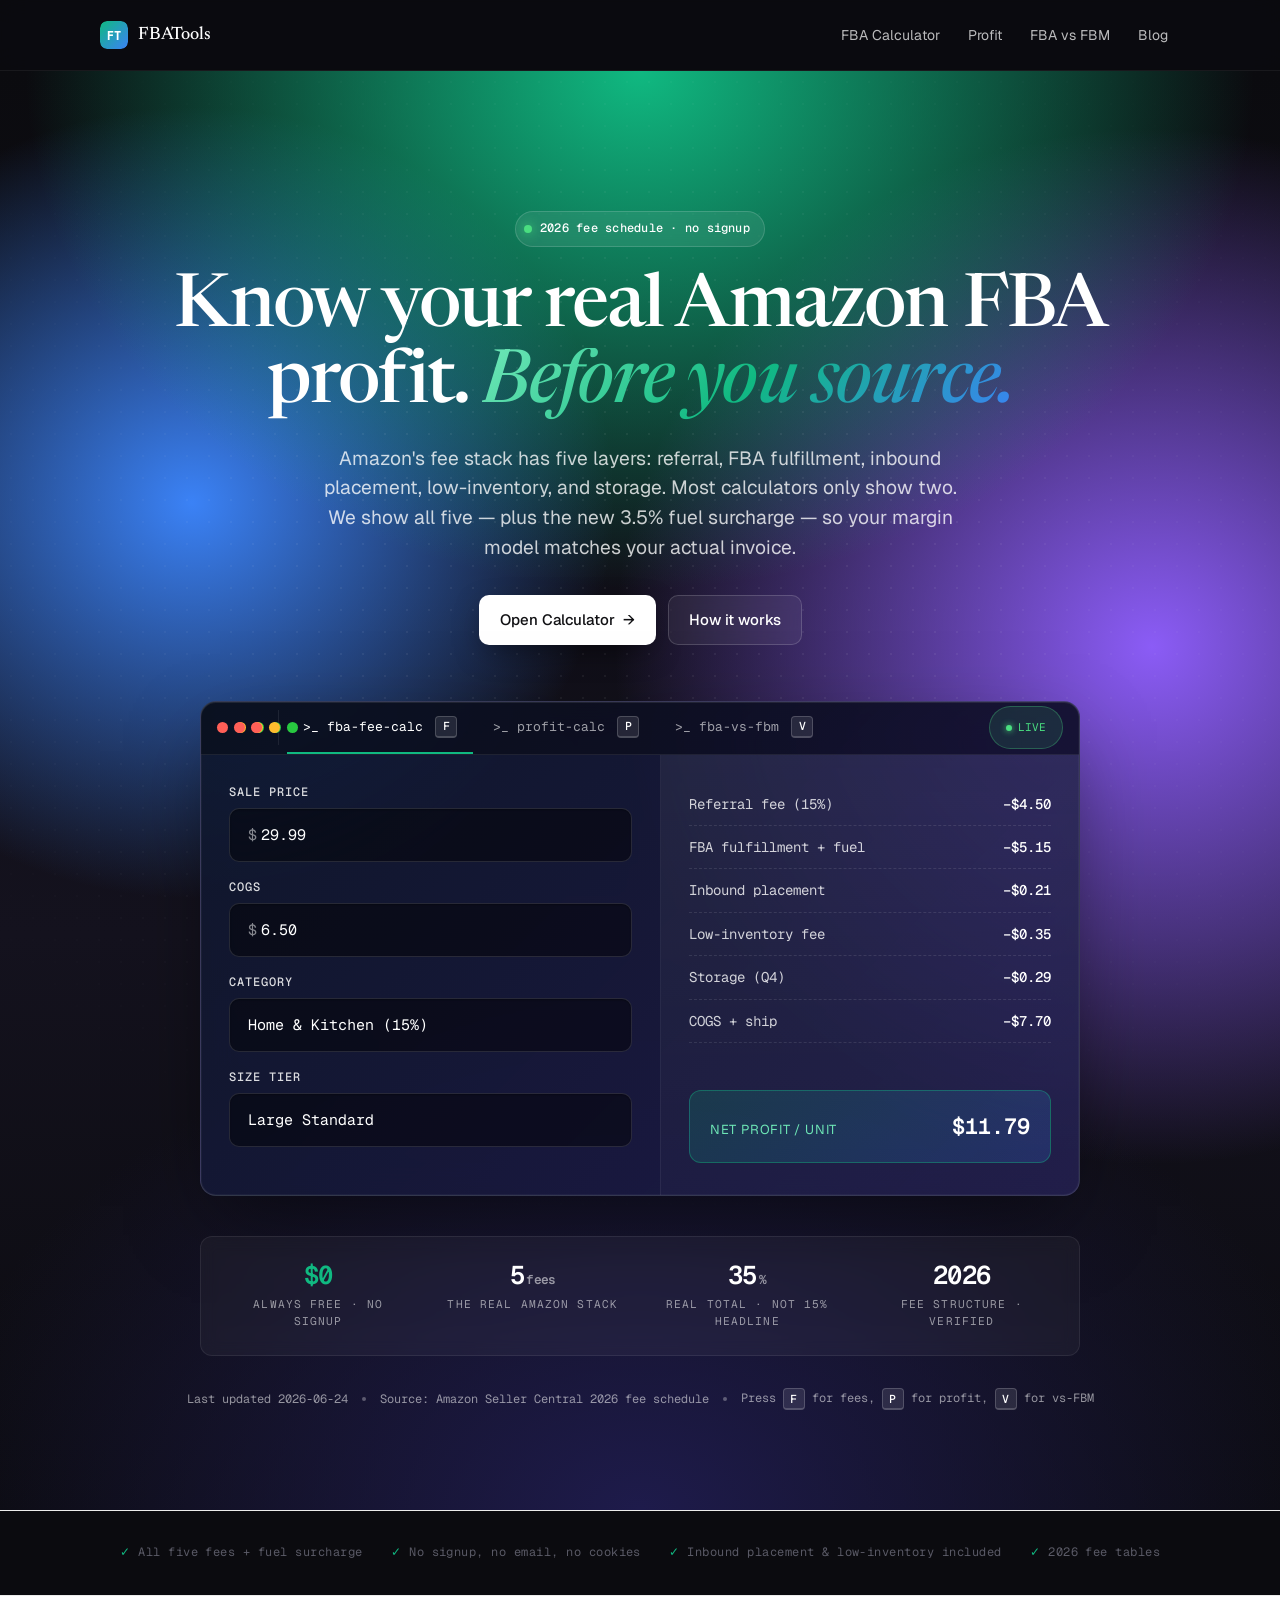
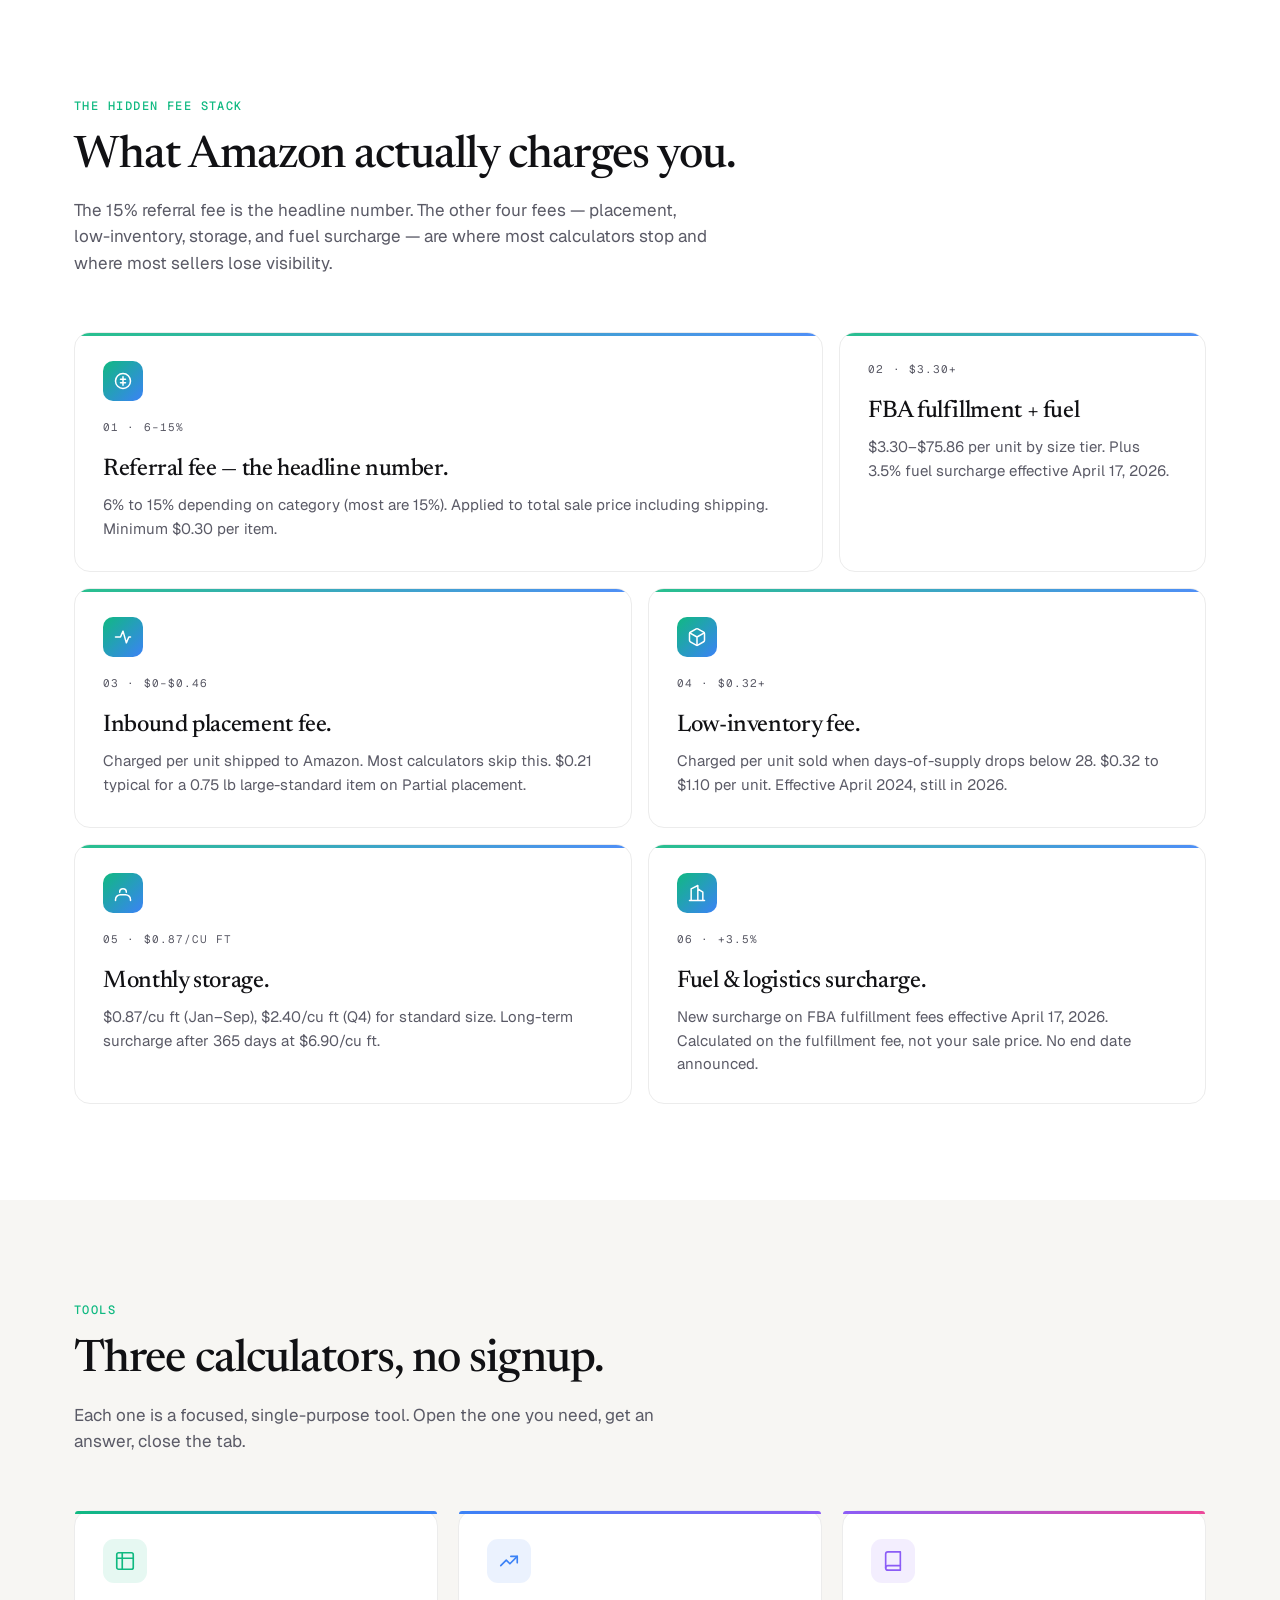
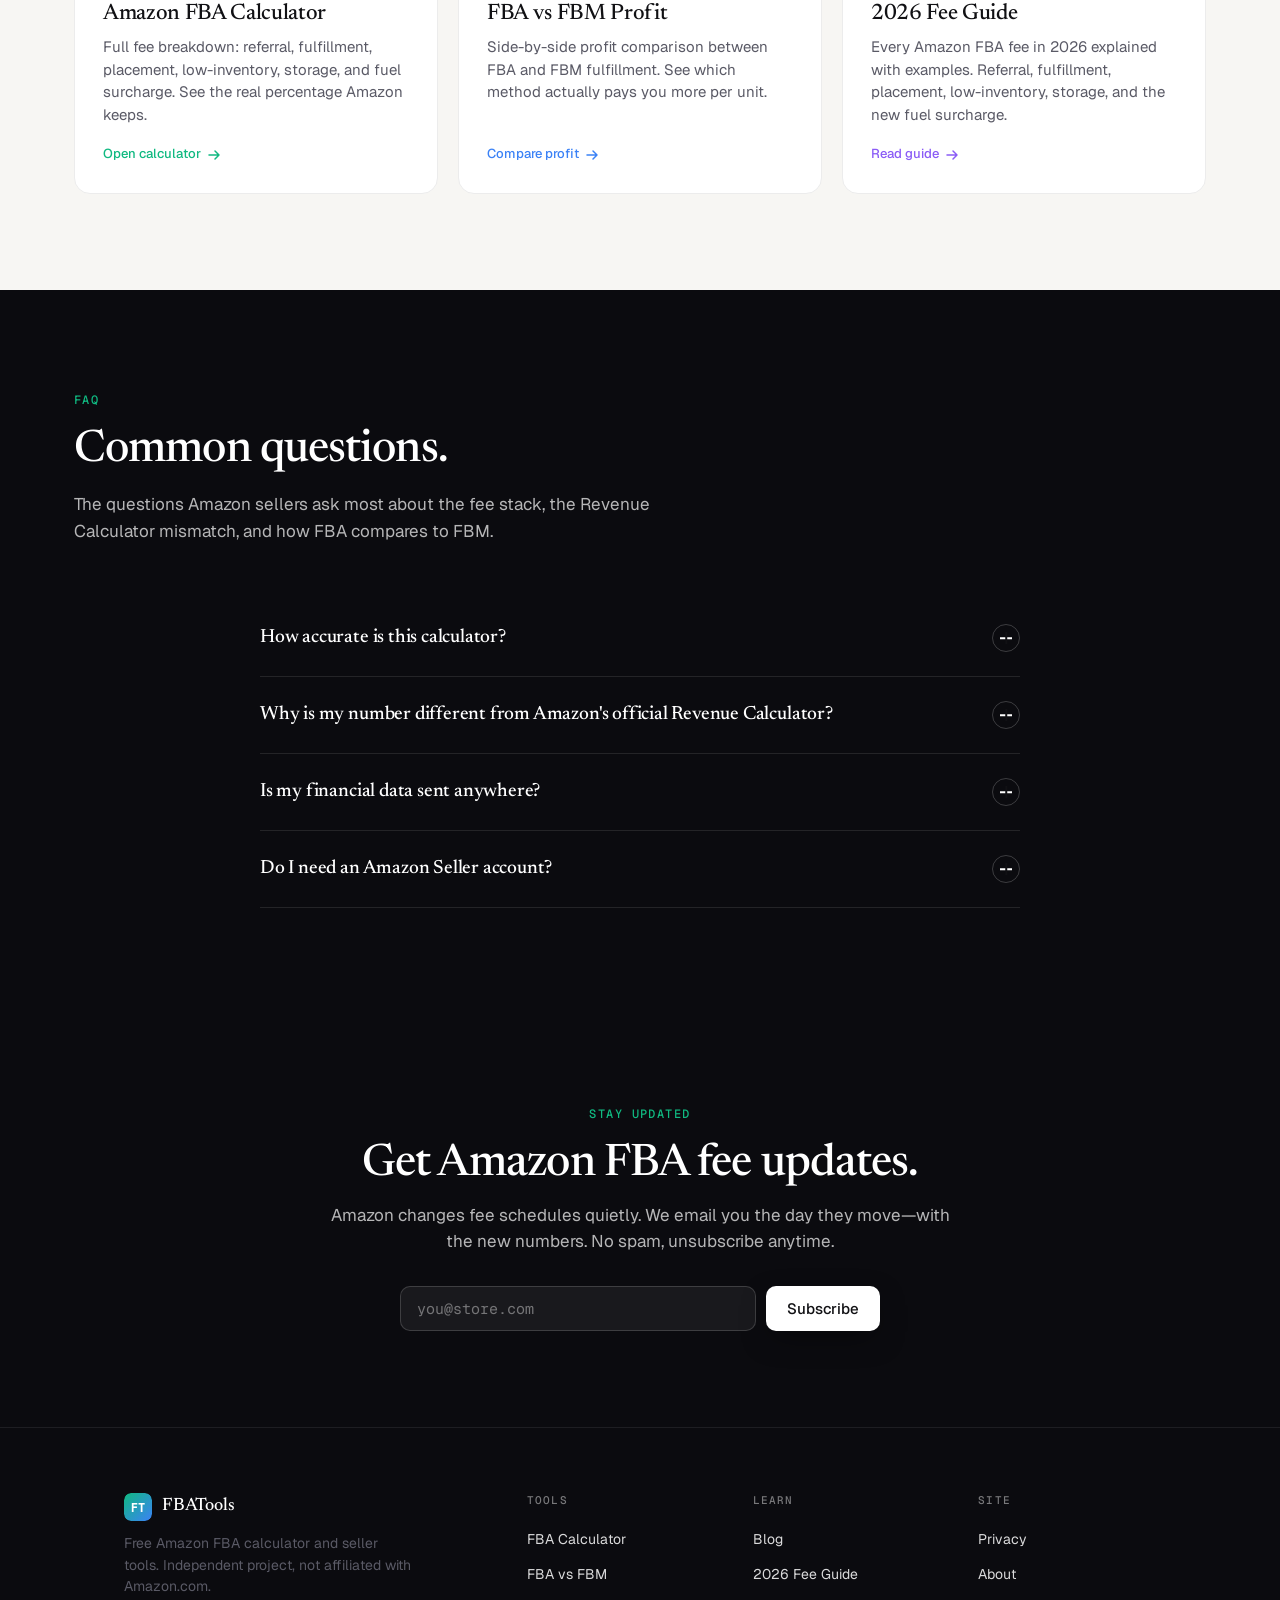
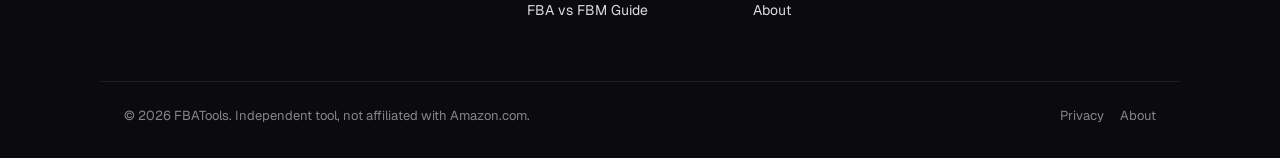
<file: index.html>
<!doctype html>
<html lang="en">
<head>
<meta charset="utf-8" />
<meta name="viewport" content="width=device-width, initial-scale=1, viewport-fit=cover" />
<title>Free Amazon FBA Fee &amp; Profit Calculator 2026 | FBATools</title>
<meta name="description" content="Free Amazon FBA seller tools. Calculate FBA fees, referral fees, placement fees, low-inventory fees, storage fees and net profit. Updated for 2026." />
<meta name="keywords" content="amazon fba calculator, fba fee calculator, fba profit calculator, amazon referral fee, fba inbound placement fee, fba low inventory fee, 2026" />
<link rel="canonical" href="https://fbatools.zh.kg/" />
<meta property="og:title" content="Free Amazon FBA Fee &amp; Profit Calculator 2026" />
<meta property="og:description" content="Calculate FBA fees, referral fees, storage fees, profit margins and ROI. Updated for 2026." />
<meta property="og:type" content="website" />
<meta property="og:url" content="https://fbatools.zh.kg/" />
<meta property="og:site_name" content="FBATools" />
<meta name="twitter:card" content="summary_large_image" />
<meta name="twitter:title" content="Free Amazon FBA Fee &amp; Profit Calculator 2026" />
<meta name="twitter:description" content="Free Amazon FBA seller tools. Calculate FBA fees, profit margins, and ROI. Updated for 2026." />
<link rel="icon" type="image/svg+xml" href="/assets/images/favicon.svg" />
<link rel="preconnect" href="https://fonts.googleapis.com" />
<link rel="preconnect" href="https://fonts.gstatic.com" crossorigin />
<link rel="stylesheet" href="https://fonts.googleapis.com/css2?family=Newsreader:ital,opsz,wght@0,6..72,400;0,6..72,500;0,6..72,600;1,6..72,400;1,6..72,500&family=Geist:wght@400;500;600&family=Geist+Mono:wght@400;500&display=swap" />
<link rel="stylesheet" href="/assets/css/site.css" />
<style>
  body.home {
    --brand-1: #10B981;
    --brand-2: #3B82F6;
    --hero-glow-1: #10B981;
    --hero-glow-2: #3B82F6;
    --hero-glow-3: #8B5CF6;
    --hero-glow-4: #1E1B4B;
  }
</style>
<script type="application/ld+json">
{
  "@context": "https://schema.org",
  "@type": "WebApplication",
  "name": "FBATools",
  "url": "https://fbatools.zh.kg/",
  "description": "Free Amazon FBA calculator and seller tools with 2026 fee rules.",
  "applicationCategory": "BusinessApplication",
  "operatingSystem": "Any",
  "offers": {"@type": "Offer", "price": "0", "priceCurrency": "USD"}
}
</script>
<script type="application/ld+json">
{
  "@context": "https://schema.org",
  "@graph": [
    {
      "@type": "WebSite",
      "@id": "https://fbatools.zh.kg/#website",
      "name": "FBATools",
      "url": "https://fbatools.zh.kg/",
      "description": "Free Amazon FBA calculator and seller tools. Updated for 2026."
    },
    {
      "@type": "Organization",
      "@id": "https://fbatools.zh.kg/#organization",
      "name": "FBATools",
      "url": "https://fbatools.zh.kg/"
    }
  ]
}
</script>
<script type="application/ld+json">
{
  "@context": "https://schema.org",
  "@type": "FAQPage",
  "mainEntity": [
    {
      "@type": "Question",
      "name": "How accurate is this calculator?",
      "acceptedAnswer": {
        "@type": "Answer",
        "text": "Fee tables are sourced from Amazon's 2026 published US schedule. Actual Amazon invoices can differ by ±2% due to dimensional-weight rounding, aged-inventory surcharges, and category-specific overrides."
      }
    },
    {
      "@type": "Question",
      "name": "Why is my number different from Amazon's official Revenue Calculator?",
      "acceptedAnswer": {
        "@type": "Answer",
        "text": "Amazon's tool uses a simplified model that doesn't always include the Inbound Placement Fee or Low-Inventory Fee. Those two together can be $0.30–$0.70 per unit. Our calculator includes them by default."
      }
    },
    {
      "@type": "Question",
      "name": "Is my financial data sent anywhere?",
      "acceptedAnswer": {
        "@type": "Answer",
        "text": "No. All calculations happen in your browser. We do not log inputs, do not use analytics that fingerprint you, and do not store cookies."
      }
    },
    {
      "@type": "Question",
      "name": "Do I need an Amazon Seller account?",
      "acceptedAnswer": {
        "@type": "Answer",
        "text": "No. Open the page and start calculating. No Amazon login, no FBATools account, no email."
      }
    }
  ]
}
</script>
</head>
<body class="home">
<a class="skip-link" href="#main">Skip to main content</a>
<header class="site-header">
  <div class="container header-inner">
    <a href="/" class="logo">
      <img src="/assets/images/logo.svg" alt="" />
      <span>FBATools</span>
    </a>
    <nav class="main-nav" aria-label="Primary">
      <a href="/tools/fba-calculator/">FBA Calculator</a>
      <a href="/tools/profit-calculator/">Profit</a>
      <a href="/tools/fba-vs-fbm/">FBA vs FBM</a>
      <a href="/blog/">Blog</a>
    </nav>
  </div>
</header>

<main id="main">
<section class="hero-v3">
  <div class="container">
    <span class="hero-eyebrow"><span class="dot"></span> 2026 fee schedule &middot; no signup</span>
    <h1 class="hero-title">Know your real Amazon FBA profit. <em>Before you source.</em></h1>
    <p class="hero-lede">Amazon's fee stack has five layers: referral, FBA fulfillment, inbound placement, low-inventory, and storage. Most calculators only show two. We show all five — plus the new 3.5% fuel surcharge — so your margin model matches your actual invoice.</p>
    <div class="hero-cta-row">
      <a href="/tools/fba-calculator/" class="btn btn-primary">Open Calculator <span class="arr">&rarr;</span></a>
      <a href="#how-it-works" class="btn btn-ghost">How it works</a>
    </div>

    <div class="calc-window" role="region" aria-label="Amazon FBA fee calculator demo">
      <div class="demo-tabs-bar">
        <div class="demo-traffic" aria-hidden="true"><span></span><span></span><span></span></div>
        <button class="demo-tab is-active" data-tab="calc">
          <span>&gt;_</span> fba-fee-calc <span class="demo-tab-kbd"><span class="kbd">F</span></span>
        </button>
        <button class="demo-tab" data-tab="profit">
          <span>&gt;_</span> profit-calc <span class="demo-tab-kbd"><span class="kbd">P</span></span>
        </button>
        <button class="demo-tab" data-tab="vs">
          <span>&gt;_</span> fba-vs-fbm <span class="demo-tab-kbd"><span class="kbd">V</span></span>
        </button>
        <span class="demo-pill">LIVE</span>
      </div>

      <div class="demo-tabpanel is-active" data-panel="calc">
        <div class="calc-body">
          <div class="calc-inputs">
            <div class="calc-field">
              <label>Sale price</label>
              <div class="input"><span class="prefix">$</span><span>29.99</span></div>
            </div>
            <div class="calc-field">
              <label>COGS</label>
              <div class="input"><span class="prefix">$</span><span>6.50</span></div>
            </div>
            <div class="calc-field">
              <label>Category</label>
              <div class="input"><span>Home &amp; Kitchen (15%)</span></div>
            </div>
            <div class="calc-field">
              <label>Size tier</label>
              <div class="input"><span>Large Standard</span></div>
            </div>
          </div>
          <div class="calc-results">
            <div class="calc-result-row"><span class="lbl">Referral fee (15%)</span><span class="val">&minus;$4.50</span></div>
            <div class="calc-result-row"><span class="lbl">FBA fulfillment + fuel</span><span class="val">&minus;$5.15</span></div>
            <div class="calc-result-row"><span class="lbl">Inbound placement</span><span class="val">&minus;$0.21</span></div>
            <div class="calc-result-row"><span class="lbl">Low-inventory fee</span><span class="val">&minus;$0.35</span></div>
            <div class="calc-result-row"><span class="lbl">Storage (Q4)</span><span class="val">&minus;$0.29</span></div>
            <div class="calc-result-row"><span class="lbl">COGS + ship</span><span class="val">&minus;$7.70</span></div>
            <div class="calc-result-row highlight"><span class="lbl">Net profit / unit</span><span class="val">$11.79</span></div>
          </div>
        </div>
      </div>

      <div class="demo-tabpanel" data-panel="profit" hidden>
        <div class="calc-body" style="grid-template-columns: 1fr 1fr;">
          <div style="padding:28px; background: rgba(0,0,0,0.3);">
            <div class="calc-field" style="margin-bottom:6px"><span style="color:#10B981;font-family:var(--font-mono);font-size:11px;text-transform:uppercase;letter-spacing:.08em">FBA Fulfillment</span></div>
            <div class="calc-result-row" style="border-color:rgba(255,255,255,0.08)"><span class="lbl">Total Amazon fees</span><span class="val">&minus;$10.50</span></div>
            <div class="calc-result-row"><span class="lbl">Net / unit</span><span class="val">$11.79</span></div>
            <div class="calc-result-row"><span class="lbl">Margin</span><span class="val">39.3%</span></div>
            <div class="calc-result-row"><span class="lbl">ROI</span><span class="val">153%</span></div>
            <div class="calc-result-row"><span class="lbl">Per month (100u)</span><span class="val">$1,179</span></div>
          </div>
          <div style="padding:28px; background: rgba(0,0,0,0.2);">
            <div class="calc-field" style="margin-bottom:6px"><span style="color:#3B82F6;font-family:var(--font-mono);font-size:11px;text-transform:uppercase;letter-spacing:.08em">FBM Self-fulfilled</span></div>
            <div class="calc-result-row" style="border-color:rgba(255,255,255,0.08)"><span class="lbl">Referral only</span><span class="val">&minus;$4.50</span></div>
            <div class="calc-result-row"><span class="lbl">Outbound shipping</span><span class="val">&minus;$4.50</span></div>
            <div class="calc-result-row"><span class="lbl">Net / unit</span><span class="val">$13.29</span></div>
            <div class="calc-result-row"><span class="lbl">Margin</span><span class="val">44.3%</span></div>
            <div class="calc-result-row"><span class="lbl">Prime eligibility</span><span class="val">No</span></div>
          </div>
        </div>
      </div>

      <div class="demo-tabpanel" data-panel="vs" hidden>
        <div style="padding: 24px 28px; font-family: var(--font-mono); font-size: 13px; line-height: 1.8; color: #fff;">
<pre style="margin:0;color:#fff;font-family:var(--font-mono);font-size:13px;line-height:1.7"><span class="tok-com">// Amazon FBA vs FBM — same $29.99 product</span>
<span class="tok-key">product</span> = <span class="tok-str">"$29.99 home & kitchen"</span>
<span class="tok-key">fba</span> = <span class="tok-pun">{</span>
  <span class="tok-key">referral</span>:     <span class="tok-fn">referral</span>(<span class="tok-num">0.15</span>, product),
  <span class="tok-key">fulfillment</span>:  <span class="tok-fn">fba_fulfillment</span>(size, weight),
  <span class="tok-key">placement</span>:    <span class="tok-fn">inbound_placement</span>(fc),
  <span class="tok-key">low_inv</span>:      <span class="tok-fn">lif</span>(days_of_cover),
  <span class="tok-key">storage</span>:      <span class="tok-fn">storage</span>(cubic_ft, months),
  <span class="tok-key">fuel</span>:         <span class="tok-fn">fuel_surcharge</span>(<span class="tok-num">0.035</span>)
<span class="tok-pun">}</span>
<span class="tok-key">fbm</span> = <span class="tok-pun">{</span>
  <span class="tok-key">referral</span>:     <span class="tok-fn">referral</span>(<span class="tok-num">0.15</span>, product),
  <span class="tok-key">outbound</span>:     <span class="tok-fn">self_shipping</span>(weight, zone)
<span class="tok-pun">}</span>

<span class="tok-com">// result: FBA $11.79 net  vs  FBM $13.29 net</span>
<span class="tok-ok">&#10003; FBM wins on raw margin for this item</span>
<span class="tok-ok">&#10003; FBA wins on Prime reach &amp; Buy Box</span>
<span class="tok-ok">&#10003; your call depends on category + shipping cost</span></pre>
        </div>
      </div>
    </div>

    <div class="hero-stats">
      <div class="hero-stat">
        <span class="n"><span class="accent">$0</span></span>
        <span class="l">always free &middot; no signup</span>
      </div>
      <div class="hero-stat">
        <span class="n">5<span class="unit">fees</span></span>
        <span class="l">the real Amazon stack</span>
      </div>
      <div class="hero-stat">
        <span class="n">35<span class="unit">%</span></span>
        <span class="l">real total &middot; not 15% headline</span>
      </div>
      <div class="hero-stat">
        <span class="n">2026</span>
        <span class="l">fee structure &middot; verified</span>
      </div>
    </div>

    <p class="hero-meta">
      <span>Last updated 2026-06-24</span>
      <span class="dot-sep"></span>
      <span>Source: Amazon Seller Central 2026 fee schedule</span>
      <span class="dot-sep"></span>
      <span>Press <span class="kbd">F</span> for fees, <span class="kbd">P</span> for profit, <span class="kbd">V</span> for vs-FBM</span>
    </p>
  </div>
</section>

<section class="trust-strip" aria-label="Why this calculator">
  <span><span class="check">&#10003;</span> All five fees + fuel surcharge</span>
  <span><span class="check">&#10003;</span> No signup, no email, no cookies</span>
  <span><span class="check">&#10003;</span> Inbound placement &amp; low-inventory included</span>
  <span><span class="check">&#10003;</span> 2026 fee tables</span>
</section>

<section class="home-section" id="how-it-works">
  <div class="container">
    <span class="section-eyebrow">The hidden fee stack</span>
    <h2 class="section-title">What Amazon actually charges you.</h2>
    <p class="section-sub">The 15% referral fee is the headline number. The other four fees — placement, low-inventory, storage, and fuel surcharge — are where most calculators stop and where most sellers lose visibility.</p>
    <div class="bento-v3">
      <div class="bento-card span-4">
        <span class="card-edge" aria-hidden="true"></span>
        <div class="card-icon" aria-hidden="true">
          <svg viewBox="0 0 24 24" fill="none" stroke="currentColor" stroke-width="1.8" stroke-linecap="round" stroke-linejoin="round"><circle cx="12" cy="12" r="9"/><path d="M12 7v10M9 10h6M9 14h6"/></svg>
        </div>
        <span class="num">01 &middot; 6&ndash;15%</span>
        <h3>Referral fee &mdash; the headline number.</h3>
        <p>6% to 15% depending on category (most are 15%). Applied to total sale price including shipping. Minimum $0.30 per item.</p>
      </div>
      <div class="bento-card span-2 card-short">
        <span class="card-edge" aria-hidden="true"></span>
        <span class="num">02 &middot; $3.30+</span>
        <h3>FBA fulfillment + fuel</h3>
        <p>$3.30&ndash;$75.86 per unit by size tier. Plus 3.5% fuel surcharge effective April 17, 2026.</p>
      </div>
      <div class="bento-card span-3">
        <span class="card-edge" aria-hidden="true"></span>
        <div class="card-icon" aria-hidden="true">
          <svg viewBox="0 0 24 24" fill="none" stroke="currentColor" stroke-width="1.8" stroke-linecap="round" stroke-linejoin="round"><path d="M3 12h6l3-7 4 14 3-7h2"/></svg>
        </div>
        <span class="num">03 &middot; $0&ndash;$0.46</span>
        <h3>Inbound placement fee.</h3>
        <p>Charged per unit shipped to Amazon. Most calculators skip this. $0.21 typical for a 0.75 lb large-standard item on Partial placement.</p>
      </div>
      <div class="bento-card span-3">
        <span class="card-edge" aria-hidden="true"></span>
        <div class="card-icon" aria-hidden="true">
          <svg viewBox="0 0 24 24" fill="none" stroke="currentColor" stroke-width="1.8" stroke-linecap="round" stroke-linejoin="round"><path d="M21 16V8a2 2 0 0 0-1-1.73l-7-4a2 2 0 0 0-2 0l-7 4A2 2 0 0 0 3 8v8a2 2 0 0 0 1 1.73l7 4a2 2 0 0 0 2 0l7-4A2 2 0 0 0 21 16z"/><path d="M3.27 6.96 12 12.01l8.73-5.05M12 22.08V12"/></svg>
        </div>
        <span class="num">04 &middot; $0.32+</span>
        <h3>Low-inventory fee.</h3>
        <p>Charged per unit sold when days-of-supply drops below 28. $0.32 to $1.10 per unit. Effective April 2024, still in 2026.</p>
      </div>
      <div class="bento-card span-3">
        <span class="card-edge" aria-hidden="true"></span>
        <div class="card-icon" aria-hidden="true">
          <svg viewBox="0 0 24 24" fill="none" stroke="currentColor" stroke-width="1.8" stroke-linecap="round" stroke-linejoin="round"><path d="M16 11a4 4 0 1 0-8 0M3 21v-1a6 6 0 0 1 6-6h6a6 6 0 0 1 6 6v1"/></svg>
        </div>
        <span class="num">05 &middot; $0.87/cu ft</span>
        <h3>Monthly storage.</h3>
        <p>$0.87/cu ft (Jan&ndash;Sep), $2.40/cu ft (Q4) for standard size. Long-term surcharge after 365 days at $6.90/cu ft.</p>
      </div>
      <div class="bento-card span-3">
        <span class="card-edge" aria-hidden="true"></span>
        <div class="card-icon" aria-hidden="true">
          <svg viewBox="0 0 24 24" fill="none" stroke="currentColor" stroke-width="1.8" stroke-linecap="round" stroke-linejoin="round"><path d="M3 21h18M5 21V7l8-4v18M19 21V11l-6-4"/></svg>
        </div>
        <span class="num">06 &middot; +3.5%</span>
        <h3>Fuel &amp; logistics surcharge.</h3>
        <p>New surcharge on FBA fulfillment fees effective April 17, 2026. Calculated on the fulfillment fee, not your sale price. No end date announced.</p>
      </div>
    </div>
  </div>
</section>

<section class="home-section alt" id="tools">
  <div class="container">
    <span class="section-eyebrow">Tools</span>
    <h2 class="section-title">Three calculators, no signup.</h2>
    <p class="section-sub">Each one is a focused, single-purpose tool. Open the one you need, get an answer, close the tab.</p>
    <div class="tools-v3">
      <a class="tool-v3" href="/tools/fba-calculator/" style="--tool-color:#10B981;--tool-tint:rgba(16,185,129,0.1);--tool-edge:linear-gradient(90deg,#10B981,#3B82F6)">
        <div class="tool-icon" aria-hidden="true">
          <svg viewBox="0 0 24 24" fill="none" stroke="currentColor" stroke-width="1.8" stroke-linecap="round" stroke-linejoin="round"><rect x="3" y="3" width="18" height="18" rx="2"/><path d="M3 9h18M9 3v18"/></svg>
        </div>
        <h3>Amazon FBA Calculator</h3>
        <p>Full fee breakdown: referral, fulfillment, placement, low-inventory, storage, and fuel surcharge. See the real percentage Amazon keeps.</p>
        <span class="arrow">Open calculator <svg width="14" height="14" viewBox="0 0 14 14" fill="none" aria-hidden="true"><path d="M2 7h10M8 3l4 4-4 4" stroke="currentColor" stroke-width="1.5" stroke-linecap="round" stroke-linejoin="round"/></svg></span>
      </a>
      <a class="tool-v3" href="/tools/profit-calculator/" style="--tool-color:#3B82F6;--tool-tint:rgba(59,130,246,0.1);--tool-edge:linear-gradient(90deg,#3B82F6,#8B5CF6)">
        <div class="tool-icon" aria-hidden="true">
          <svg viewBox="0 0 24 24" fill="none" stroke="currentColor" stroke-width="1.8" stroke-linecap="round" stroke-linejoin="round"><path d="M3 17l6-6 4 4 8-8"/><path d="M14 7h7v7"/></svg>
        </div>
        <h3>FBA vs FBM Profit</h3>
        <p>Side-by-side profit comparison between FBA and FBM fulfillment. See which method actually pays you more per unit.</p>
        <span class="arrow">Compare profit <svg width="14" height="14" viewBox="0 0 14 14" fill="none" aria-hidden="true"><path d="M2 7h10M8 3l4 4-4 4" stroke="currentColor" stroke-width="1.5" stroke-linecap="round" stroke-linejoin="round"/></svg></span>
      </a>
      <a class="tool-v3" href="/blog/amazon-fba-fees-2026/" style="--tool-color:#8B5CF6;--tool-tint:rgba(139,92,246,0.1);--tool-edge:linear-gradient(90deg,#8B5CF6,#EC4899)">
        <div class="tool-icon" aria-hidden="true">
          <svg viewBox="0 0 24 24" fill="none" stroke="currentColor" stroke-width="1.8" stroke-linecap="round" stroke-linejoin="round"><path d="M4 19.5A2.5 2.5 0 0 1 6.5 17H20"/><path d="M6.5 2H20v20H6.5A2.5 2.5 0 0 1 4 19.5v-15A2.5 2.5 0 0 1 6.5 2z"/></svg>
        </div>
        <h3>2026 Fee Guide</h3>
        <p>Every Amazon FBA fee in 2026 explained with examples. Referral, fulfillment, placement, low-inventory, storage, and the new fuel surcharge.</p>
        <span class="arrow">Read guide <svg width="14" height="14" viewBox="0 0 14 14" fill="none" aria-hidden="true"><path d="M2 7h10M8 3l4 4-4 4" stroke="currentColor" stroke-width="1.5" stroke-linecap="round" stroke-linejoin="round"/></svg></span>
      </a>
    </div>
  </div>
</section>

<section class="home-section dark" id="faq">
  <div class="container">
    <span class="section-eyebrow" style="color:#10B981">FAQ</span>
    <h2 class="section-title" style="color:#fff">Common questions.</h2>
    <p class="section-sub">The questions Amazon sellers ask most about the fee stack, the Revenue Calculator mismatch, and how FBA compares to FBM.</p>
    <div class="faq-v3">
      <details>
        <summary>How accurate is this calculator?<span class="sign" aria-hidden="true"></span></summary>
        <div class="answer">
          <p>Fee tables are sourced from Amazon's 2026 published US schedule, verified against the January 15 2026 announcement and cross-checked with FeeYield's June 27 2026 update. Real Amazon statements can differ by &plusmn;2% due to aged-inventory surcharges, removals, returns, and product-specific overrides.</p>
        </div>
      </details>
      <details>
        <summary>Why is my number different from Amazon's official Revenue Calculator?<span class="sign" aria-hidden="true"></span></summary>
        <div class="answer">
          <p>Amazon's tool uses a simplified model that doesn't always include the Inbound Placement Fee or Low-Inventory Fee. Those two together can be $0.30&ndash;$0.70 per unit for low-stock standard-size items. Our calculator includes them by default.</p>
        </div>
      </details>
      <details>
        <summary>Is my financial data sent anywhere?<span class="sign" aria-hidden="true"></span></summary>
        <div class="answer">
          <p>No. All calculations happen in your browser. We do not log inputs, do not use analytics that fingerprint you, and do not store cookies beyond what's strictly necessary to serve the page.</p>
        </div>
      </details>
      <details>
        <summary>Do I need an Amazon Seller account?<span class="sign" aria-hidden="true"></span></summary>
        <div class="answer">
          <p>No. Open the page and start calculating. No Amazon login, no FBATools account, no email.</p>
        </div>
      </details>
    </div>
  </div>
</section>

<section class="home-section dark" id="subscribe">
  <div class="container" style="text-align:center">
    <div class="section-eyebrow" style="color: var(--brand-1, #10B981)">Stay updated</div>
    <h2 class="section-title" style="margin:0 auto 12px; max-width:640px">Get Amazon FBA fee updates.</h2>
    <p class="section-sub" style="margin:0 auto 32px">Amazon changes fee schedules quietly. We email you the day they move&mdash;with the new numbers. No spam, unsubscribe anytime.</p>
    <div class="subscribe-wrap" style="max-width:480px; margin:0 auto">
      <form class="subscribe-form" novalidate>
        <input type="email" name="email" placeholder="you@store.com" aria-label="Email address" required>
        <button type="submit" class="btn btn-primary">Subscribe</button>
      </form>
      <p class="subscribe-done" role="status">&#10003; Thanks! Check your inbox to confirm.</p>
    </div>
  </div>
</section>
</main>

<footer class="site-footer">
  <div class="footer-grid">
    <div class="footer-brand">
      <a class="logo" href="/">
        <img src="/assets/images/logo.svg" alt="" />
        <span>FBATools</span>
      </a>
      <p>Free Amazon FBA calculator and seller tools. Independent project, not affiliated with Amazon.com.</p>
    </div>
    <div class="footer-col">
      <h4>Tools</h4>
      <ul>
        <li><a href="/tools/fba-calculator/">FBA Calculator</a></li>
        <li><a href="/tools/profit-calculator/">FBA vs FBM</a></li>
        <li><a href="/tools/fba-vs-fbm/">FBA vs FBM Guide</a></li>
      </ul>
    </div>
    <div class="footer-col">
      <h4>Learn</h4>
      <ul>
        <li><a href="/blog/">Blog</a></li>
        <li><a href="/blog/amazon-fba-fees-2026/">2026 Fee Guide</a></li>
        <li><a href="/about/">About</a></li>
      </ul>
    </div>
    <div class="footer-col">
      <h4>Site</h4>
      <ul>
        <li><a href="/privacy/">Privacy</a></li>
        <li><a href="/about/">About</a></li>
      </ul>
    </div>
  </div>
  <p class="copyright">
    <span>&copy; 2026 FBATools. Independent tool, not affiliated with Amazon.com.</span>
    <span class="links"><a href="/privacy/">Privacy</a><a href="/about/">About</a></span>
  </p>
</footer>
<script>
(function(){
  const tabs = document.querySelectorAll('.calc-window .demo-tab');
  const panels = document.querySelectorAll('.calc-window .demo-tabpanel');
  function activate(name) {
    tabs.forEach(t => { t.classList.toggle('is-active', t.dataset.tab === name); });
    panels.forEach(p => { const a = p.dataset.panel === name; p.classList.toggle('is-active', a); if (a) p.removeAttribute('hidden'); else p.setAttribute('hidden',''); });
  }
  tabs.forEach(t => t.addEventListener('click', () => activate(t.dataset.tab)));
  const map = { f:'calc', p:'profit', v:'vs' };
  document.addEventListener('keydown', e => {
    if (e.altKey || e.ctrlKey || e.metaKey) return;
    const tag = (e.target.tagName || '').toLowerCase();
    if (tag === 'input' || tag === 'textarea') return;
    const k = e.key.toLowerCase();
    if (map[k] && document.querySelector('.calc-window')) { activate(map[k]); e.preventDefault(); }
  });
})();
</script>
<script src="/assets/js/ux.js"></script>
</body>
</html>
</file>
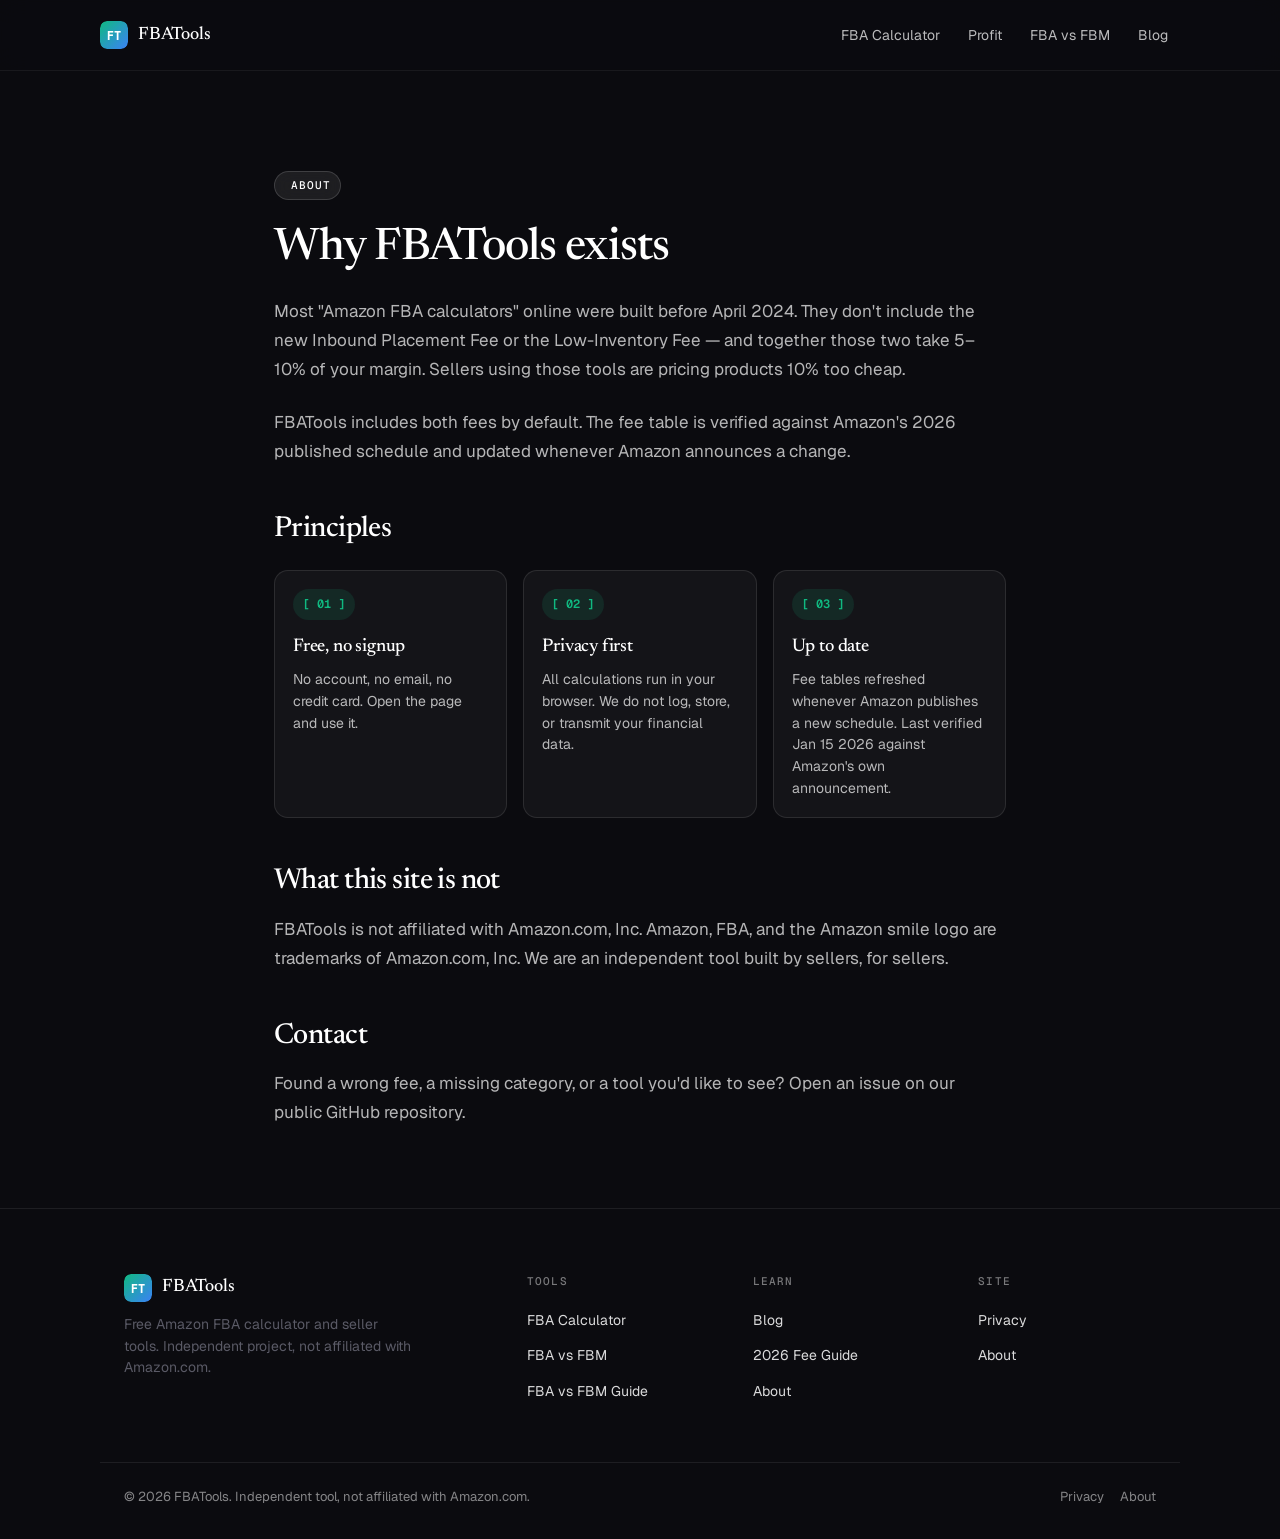
<file: about/index.html>
<!doctype html>
<html lang="en">
<head>
<meta charset="utf-8" />
<meta name="viewport" content="width=device-width, initial-scale=1, viewport-fit=cover" />
<title>About FBATools — Free Amazon FBA Calculators</title>
<meta name="description" content="FBATools is an independent free tool site for Amazon FBA sellers. We make profit and fee calculators with no signup, no tracking, no nonsense." />
<link rel="canonical" href="https://fbatools.zh.kg/about/" />
<link rel="icon" type="image/svg+xml" href="/assets/images/logo.svg" />
<link rel="preconnect" href="https://fonts.googleapis.com" />
<link rel="preconnect" href="https://fonts.gstatic.com" crossorigin />
<link rel="stylesheet" href="https://fonts.googleapis.com/css2?family=Newsreader:ital,opsz,wght@0,6..72,400;0,6..72,500;0,6..72,600;1,6..72,400;1,6..72,500&family=Geist:wght@400;500;600&family=Geist+Mono:wght@400;500&display=swap" />
<link rel="stylesheet" href="/assets/css/site.css" />
</head>
<body class="home">
<a class="skip-link" href="#main">Skip to main content</a>
<header class="site-header">
  <div class="container header-inner">
    <a href="/" class="logo"><img src="/assets/images/logo.svg" alt="" /><span>FBATools</span></a>
    <nav class="main-nav" aria-label="Primary">
      <a href="/tools/fba-calculator/">FBA Calculator</a>
      <a href="/tools/profit-calculator/">Profit</a>
      <a href="/tools/fba-vs-fbm/">FBA vs FBM</a>
      <a href="/blog/">Blog</a>
    </nav>
  </div>
</header>
<main id="main" class="home-section dark" style="padding: 96px 0 64px;">
  <div class="container" style="max-width:780px;">
    <span class="eyebrow"><span class="dot"></span> About</span>
    <h1 class="section-title" style="color:#fff; margin-bottom:24px;">Why FBATools exists</h1>
    <p style="color:rgba(255,255,255,0.7); line-height:1.7; font-size:17px; margin-bottom:24px;">Most "Amazon FBA calculators" online were built before April 2024. They don't include the new Inbound Placement Fee or the Low-Inventory Fee &mdash; and together those two take 5&ndash;10% of your margin. Sellers using those tools are pricing products 10% too cheap.</p>
    <p style="color:rgba(255,255,255,0.7); line-height:1.7; font-size:17px; margin-bottom:48px;">FBATools includes both fees by default. The fee table is verified against Amazon's 2026 published schedule and updated whenever Amazon announces a change.</p>

    <h2 class="section-title" style="color:#fff; font-size:1.8rem; margin-bottom:24px;">Principles</h2>
    <div class="features" style="margin-bottom:48px;">
      <div class="feature"><div class="icon">[ 01 ]</div><h3>Free, no signup</h3><p>No account, no email, no credit card. Open the page and use it.</p></div>
      <div class="feature"><div class="icon">[ 02 ]</div><h3>Privacy first</h3><p>All calculations run in your browser. We do not log, store, or transmit your financial data.</p></div>
      <div class="feature"><div class="icon">[ 03 ]</div><h3>Up to date</h3><p>Fee tables refreshed whenever Amazon publishes a new schedule. Last verified Jan 15 2026 against Amazon's own announcement.</p></div>
    </div>

    <h2 class="section-title" style="color:#fff; font-size:1.8rem; margin-bottom:16px;">What this site is not</h2>
    <p style="color:rgba(255,255,255,0.7); line-height:1.7; font-size:17px; margin-bottom:48px;">FBATools is not affiliated with Amazon.com, Inc. Amazon, FBA, and the Amazon smile logo are trademarks of Amazon.com, Inc. We are an independent tool built by sellers, for sellers.</p>

    <h2 class="section-title" style="color:#fff; font-size:1.8rem; margin-bottom:16px;">Contact</h2>
    <p style="color:rgba(255,255,255,0.7); line-height:1.7; font-size:17px;">Found a wrong fee, a missing category, or a tool you'd like to see? Open an issue on our public GitHub repository.</p>
  </div>
</main>
<footer class="site-footer">
  <div class="footer-grid">
    <div class="footer-brand">
      <a class="logo" href="/"><img src="/assets/images/logo.svg" alt="" /><span>FBATools</span></a>
      <p>Free Amazon FBA calculator and seller tools. Independent project, not affiliated with Amazon.com.</p>
    </div>
    <div class="footer-col">
      <h4>Tools</h4>
      <ul><li><a href="/tools/fba-calculator/">FBA Calculator</a></li><li><a href="/tools/profit-calculator/">FBA vs FBM</a></li><li><a href="/tools/fba-vs-fbm/">FBA vs FBM Guide</a></li></ul>
    </div>
    <div class="footer-col">
      <h4>Learn</h4>
      <ul><li><a href="/blog/">Blog</a></li><li><a href="/blog/amazon-fba-fees-2026/">2026 Fee Guide</a></li><li><a href="/about/">About</a></li></ul>
    </div>
    <div class="footer-col">
      <h4>Site</h4>
      <ul><li><a href="/privacy/">Privacy</a></li><li><a href="/about/">About</a></li></ul>
    </div>
  </div>
  <p class="copyright">
    <span>&copy; 2026 FBATools. Independent tool, not affiliated with Amazon.com.</span>
    <span class="links"><a href="/privacy/">Privacy</a><a href="/about/">About</a></span>
  </p>
</footer>
</body>
</html>
</file>
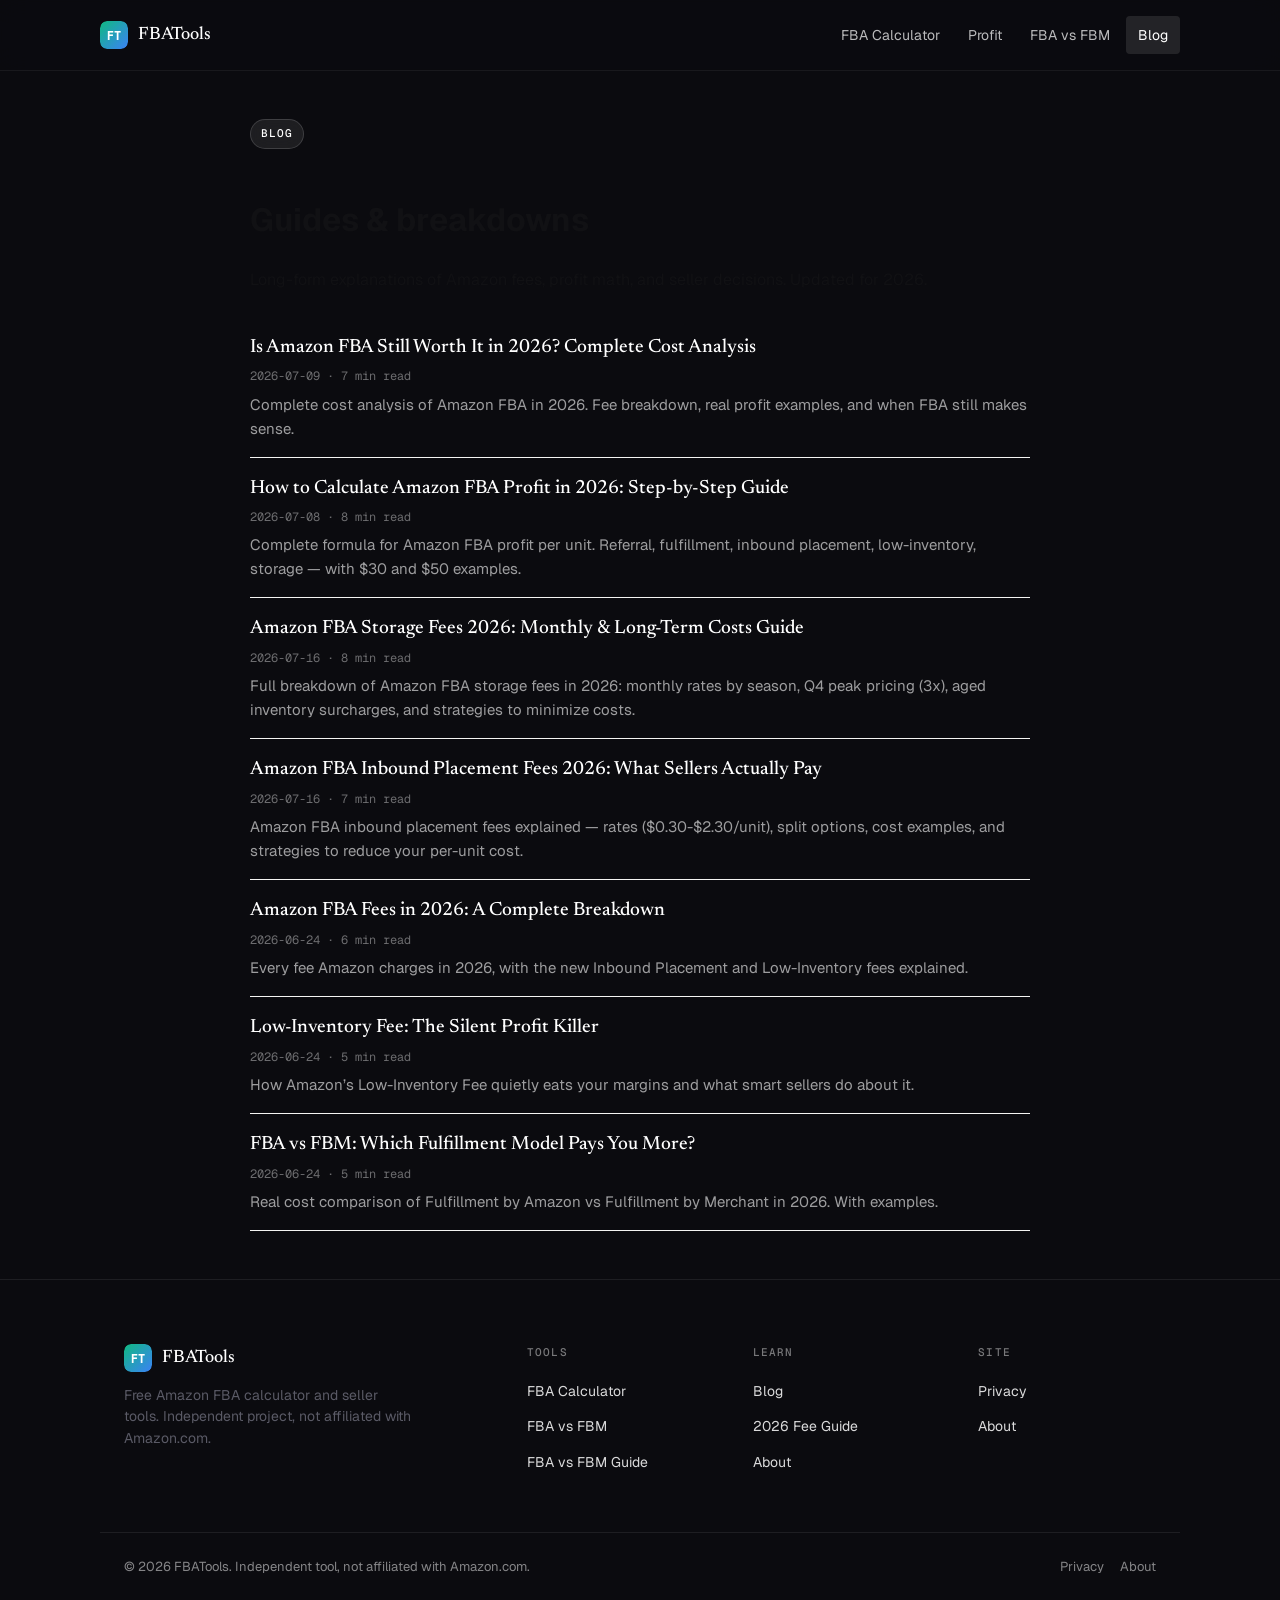
<file: blog/index.html>
<!doctype html>
<html lang="en">
<head>
<meta charset="utf-8" />
<meta name="viewport" content="width=device-width, initial-scale=1, viewport-fit=cover" />
<title>FBATools Blog — Amazon FBA Fees, Profit &amp; Seller Tips</title>
<meta name="description" content="Practical guides on Amazon FBA fees, profit calculations, and seller decisions. Updated for 2026." />
<link rel="canonical" href="https://fbatools.zh.kg/blog/" />
<link rel="icon" type="image/svg+xml" href="/assets/images/logo.svg" />
<link rel="preconnect" href="https://fonts.googleapis.com" />
<link rel="preconnect" href="https://fonts.gstatic.com" crossorigin />
<link rel="stylesheet" href="https://fonts.googleapis.com/css2?family=Newsreader:ital,opsz,wght@0,6..72,400;0,6..72,500;0,6..72,600;1,6..72,400;1,6..72,500&family=Geist:wght@400;500;600&family=Geist+Mono:wght@400;500&display=swap" />
<link rel="stylesheet" href="/assets/css/site.css" />
</head>
<body class="home">
<a class="skip-link" href="#main">Skip to main content</a>
<header class="site-header">
  <div class="container header-inner">
    <a href="/" class="logo"><img src="/assets/images/logo.svg" alt="" /><span>FBATools</span></a>
    <nav class="main-nav" aria-label="Primary">
      <a href="/tools/fba-calculator/">FBA Calculator</a>
      <a href="/tools/profit-calculator/">Profit</a>
      <a href="/tools/fba-vs-fbm/">FBA vs FBM</a>
      <a href="/blog/" aria-current="page">Blog</a>
    </nav>
  </div>
</header>
<main id="main" class="container" style="padding:var(--s-7) 0; max-width:780px;">
  <span class="eyebrow">Blog</span>
  <h1>Guides & breakdowns</h1>
  <p>Long-form explanations of Amazon fees, profit math, and seller decisions. Updated for 2026.</p>
  <ul class="blog-list">
    <li>
      <a href="/blog/amazon-fba-still-worth-it-2026/">Is Amazon FBA Still Worth It in 2026? Complete Cost Analysis</a>
      <div class="meta">2026-07-09 · 7 min read</div>
      <div class="desc">Complete cost analysis of Amazon FBA in 2026. Fee breakdown, real profit examples, and when FBA still makes sense.</div>
    </li>
    <li>
      <a href="/blog/amazon-fba-profit-calculator-guide-2026/">How to Calculate Amazon FBA Profit in 2026: Step-by-Step Guide</a>
      <div class="meta">2026-07-08 · 8 min read</div>
      <div class="desc">Complete formula for Amazon FBA profit per unit. Referral, fulfillment, inbound placement, low-inventory, storage — with $30 and $50 examples.</div>
    </li>
    <li>
          <a href="/blog/amazon-fba-storage-fees-2026/">Amazon FBA Storage Fees 2026: Monthly &amp; Long-Term Costs Guide</a>
          <div class="meta">2026-07-16 &middot; 8 min read</div>
          <div class="desc">Full breakdown of Amazon FBA storage fees in 2026: monthly rates by season, Q4 peak pricing (3x), aged inventory surcharges, and strategies to minimize costs.</div>
        </li>
        <li>
          <a href="/blog/amazon-fba-inbound-placement-fees-2026/">Amazon FBA Inbound Placement Fees 2026: What Sellers Actually Pay</a>
          <div class="meta">2026-07-16 &middot; 7 min read</div>
          <div class="desc">Amazon FBA inbound placement fees explained — rates ($0.30-$2.30/unit), split options, cost examples, and strategies to reduce your per-unit cost.</div>
        </li>
        <li>
          <a href="/blog/amazon-fba-fees-2026/">Amazon FBA Fees in 2026: A Complete Breakdown</a>
          <div class="meta">2026-06-24 &middot; 6 min read</div>
          <div class="desc">Every fee Amazon charges in 2026, with the new Inbound Placement and Low-Inventory fees explained.</div>
        </li>
    <li>
      <a href="/blog/low-inventory-fee-guide/">Low-Inventory Fee: The Silent Profit Killer</a>
      <div class="meta">2026-06-24 &middot; 5 min read</div>
      <div class="desc">How Amazon&rsquo;s Low-Inventory Fee quietly eats your margins and what smart sellers do about it.</div>
    </li>
    <li>
      <a href="/blog/fba-vs-fbm-comparison/">FBA vs FBM: Which Fulfillment Model Pays You More?</a>
      <div class="meta">2026-06-24 &middot; 5 min read</div>
      <div class="desc">Real cost comparison of Fulfillment by Amazon vs Fulfillment by Merchant in 2026. With examples.</div>
    </li>
  </ul>
</main>
<footer class="site-footer">
  <div class="footer-grid">
    <div class="footer-brand">
      <a class="logo" href="/"><img src="/assets/images/logo.svg" alt="" /><span>FBATools</span></a>
      <p>Free Amazon FBA calculator and seller tools. Independent project, not affiliated with Amazon.com.</p>
    </div>
    <div class="footer-col"><h4>Tools</h4><ul><li><a href="/tools/fba-calculator/">FBA Calculator</a></li><li><a href="/tools/profit-calculator/">FBA vs FBM</a></li><li><a href="/tools/fba-vs-fbm/">FBA vs FBM Guide</a></li></ul></div>
    <div class="footer-col"><h4>Learn</h4><ul><li><a href="/blog/">Blog</a></li><li><a href="/blog/amazon-fba-fees-2026/">2026 Fee Guide</a></li><li><a href="/about/">About</a></li></ul></div>
    <div class="footer-col"><h4>Site</h4><ul><li><a href="/privacy/">Privacy</a></li><li><a href="/about/">About</a></li></ul></div>
  </div>
  <p class="copyright">
    <span>&copy; 2026 FBATools. Independent tool, not affiliated with Amazon.com.</span>
    <span class="links"><a href="/privacy/">Privacy</a><a href="/about/">About</a></span>
  </p>
</footer>
</body>
</html>
</file>
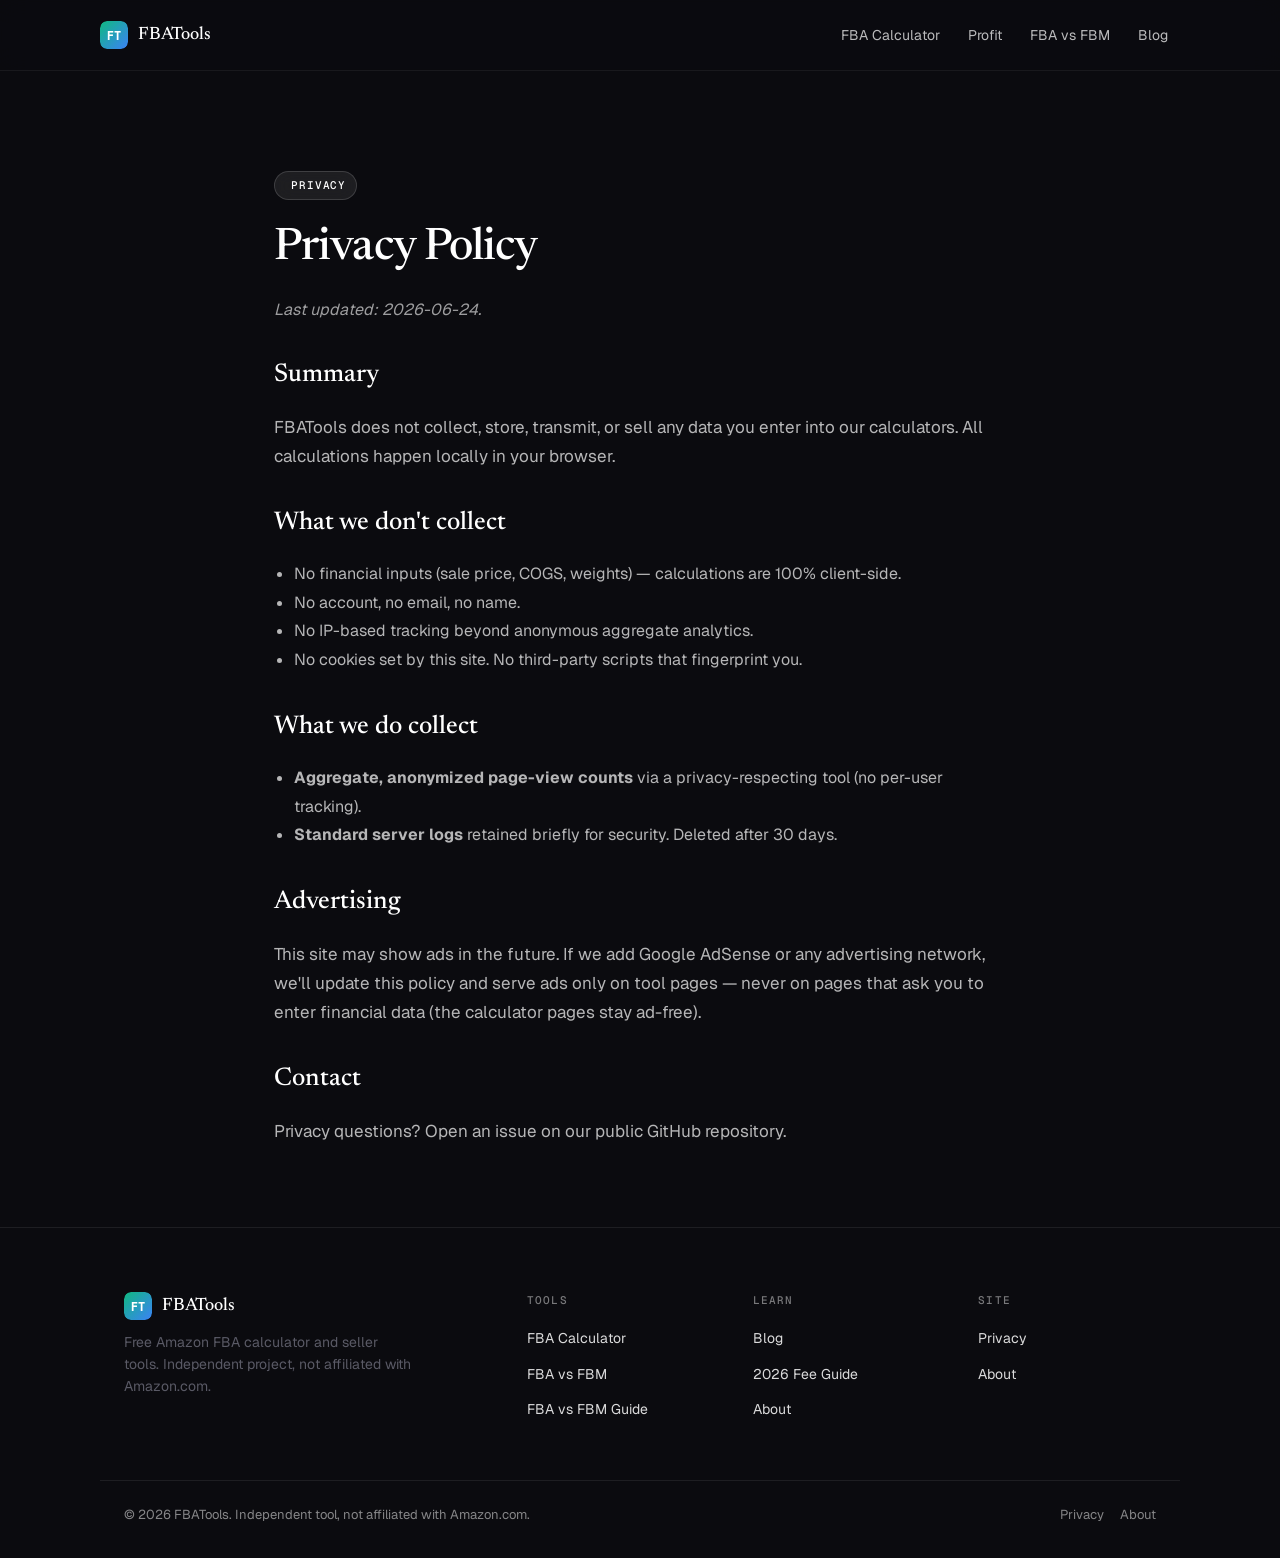
<file: privacy/index.html>
<!doctype html>
<html lang="en">
<head>
<meta charset="utf-8" />
<meta name="viewport" content="width=device-width, initial-scale=1, viewport-fit=cover" />
<title>Privacy Policy — FBATools</title>
<meta name="description" content="FBATools privacy policy. We do not collect, store, or sell any data you enter into our calculators." />
<link rel="canonical" href="https://fbatools.zh.kg/privacy/" />
<link rel="icon" type="image/svg+xml" href="/assets/images/logo.svg" />
<link rel="preconnect" href="https://fonts.googleapis.com" />
<link rel="preconnect" href="https://fonts.gstatic.com" crossorigin />
<link rel="stylesheet" href="https://fonts.googleapis.com/css2?family=Newsreader:ital,opsz,wght@0,6..72,400;0,6..72,500;0,6..72,600;1,6..72,400;1,6..72,500&family=Geist:wght@400;500;600&family=Geist+Mono:wght@400;500&display=swap" />
<link rel="stylesheet" href="/assets/css/site.css" />
</head>
<body class="home">
<a class="skip-link" href="#main">Skip to main content</a>
<header class="site-header">
  <div class="container header-inner">
    <a href="/" class="logo"><img src="/assets/images/logo.svg" alt="" /><span>FBATools</span></a>
    <nav class="main-nav" aria-label="Primary">
      <a href="/tools/fba-calculator/">FBA Calculator</a>
      <a href="/tools/profit-calculator/">Profit</a>
      <a href="/tools/fba-vs-fbm/">FBA vs FBM</a>
      <a href="/blog/">Blog</a>
    </nav>
  </div>
</header>
<main id="main" class="home-section dark" style="padding: 96px 0 64px;">
  <div class="container" style="max-width:780px;">
    <span class="eyebrow"><span class="dot"></span> Privacy</span>
    <h1 class="section-title" style="color:#fff; margin-bottom:24px;">Privacy Policy</h1>
    <p style="color:rgba(255,255,255,0.6); font-style:italic; margin-bottom:32px;">Last updated: 2026-06-24.</p>

    <h2 style="font-family:var(--font-display); font-size:1.6rem; font-weight:500; color:#fff; margin:32px 0 12px;">Summary</h2>
    <p style="color:rgba(255,255,255,0.7); line-height:1.7; font-size:17px;">FBATools does not collect, store, transmit, or sell any data you enter into our calculators. All calculations happen locally in your browser.</p>

    <h2 style="font-family:var(--font-display); font-size:1.6rem; font-weight:500; color:#fff; margin:32px 0 12px;">What we don't collect</h2>
    <ul style="color:rgba(255,255,255,0.7); line-height:1.8; padding-left:20px;">
      <li>No financial inputs (sale price, COGS, weights) &mdash; calculations are 100% client-side.</li>
      <li>No account, no email, no name.</li>
      <li>No IP-based tracking beyond anonymous aggregate analytics.</li>
      <li>No cookies set by this site. No third-party scripts that fingerprint you.</li>
    </ul>

    <h2 style="font-family:var(--font-display); font-size:1.6rem; font-weight:500; color:#fff; margin:32px 0 12px;">What we do collect</h2>
    <ul style="color:rgba(255,255,255,0.7); line-height:1.8; padding-left:20px;">
      <li><strong>Aggregate, anonymized page-view counts</strong> via a privacy-respecting tool (no per-user tracking).</li>
      <li><strong>Standard server logs</strong> retained briefly for security. Deleted after 30 days.</li>
    </ul>

    <h2 style="font-family:var(--font-display); font-size:1.6rem; font-weight:500; color:#fff; margin:32px 0 12px;">Advertising</h2>
    <p style="color:rgba(255,255,255,0.7); line-height:1.7; font-size:17px;">This site may show ads in the future. If we add Google AdSense or any advertising network, we'll update this policy and serve ads only on tool pages &mdash; never on pages that ask you to enter financial data (the calculator pages stay ad-free).</p>

    <h2 style="font-family:var(--font-display); font-size:1.6rem; font-weight:500; color:#fff; margin:32px 0 12px;">Contact</h2>
    <p style="color:rgba(255,255,255,0.7); line-height:1.7; font-size:17px;">Privacy questions? Open an issue on our public GitHub repository.</p>
  </div>
</main>
<footer class="site-footer">
  <div class="footer-grid">
    <div class="footer-brand">
      <a class="logo" href="/"><img src="/assets/images/logo.svg" alt="" /><span>FBATools</span></a>
      <p>Free Amazon FBA calculator and seller tools. Independent project, not affiliated with Amazon.com.</p>
    </div>
    <div class="footer-col"><h4>Tools</h4><ul><li><a href="/tools/fba-calculator/">FBA Calculator</a></li><li><a href="/tools/profit-calculator/">FBA vs FBM</a></li><li><a href="/tools/fba-vs-fbm/">FBA vs FBM Guide</a></li></ul></div>
    <div class="footer-col"><h4>Learn</h4><ul><li><a href="/blog/">Blog</a></li><li><a href="/blog/amazon-fba-fees-2026/">2026 Fee Guide</a></li><li><a href="/about/">About</a></li></ul></div>
    <div class="footer-col"><h4>Site</h4><ul><li><a href="/privacy/">Privacy</a></li><li><a href="/about/">About</a></li></ul></div>
  </div>
  <p class="copyright">
    <span>&copy; 2026 FBATools. Independent tool, not affiliated with Amazon.com.</span>
    <span class="links"><a href="/privacy/">Privacy</a><a href="/about/">About</a></span>
  </p>
</footer>
</body>
</html>
</file>
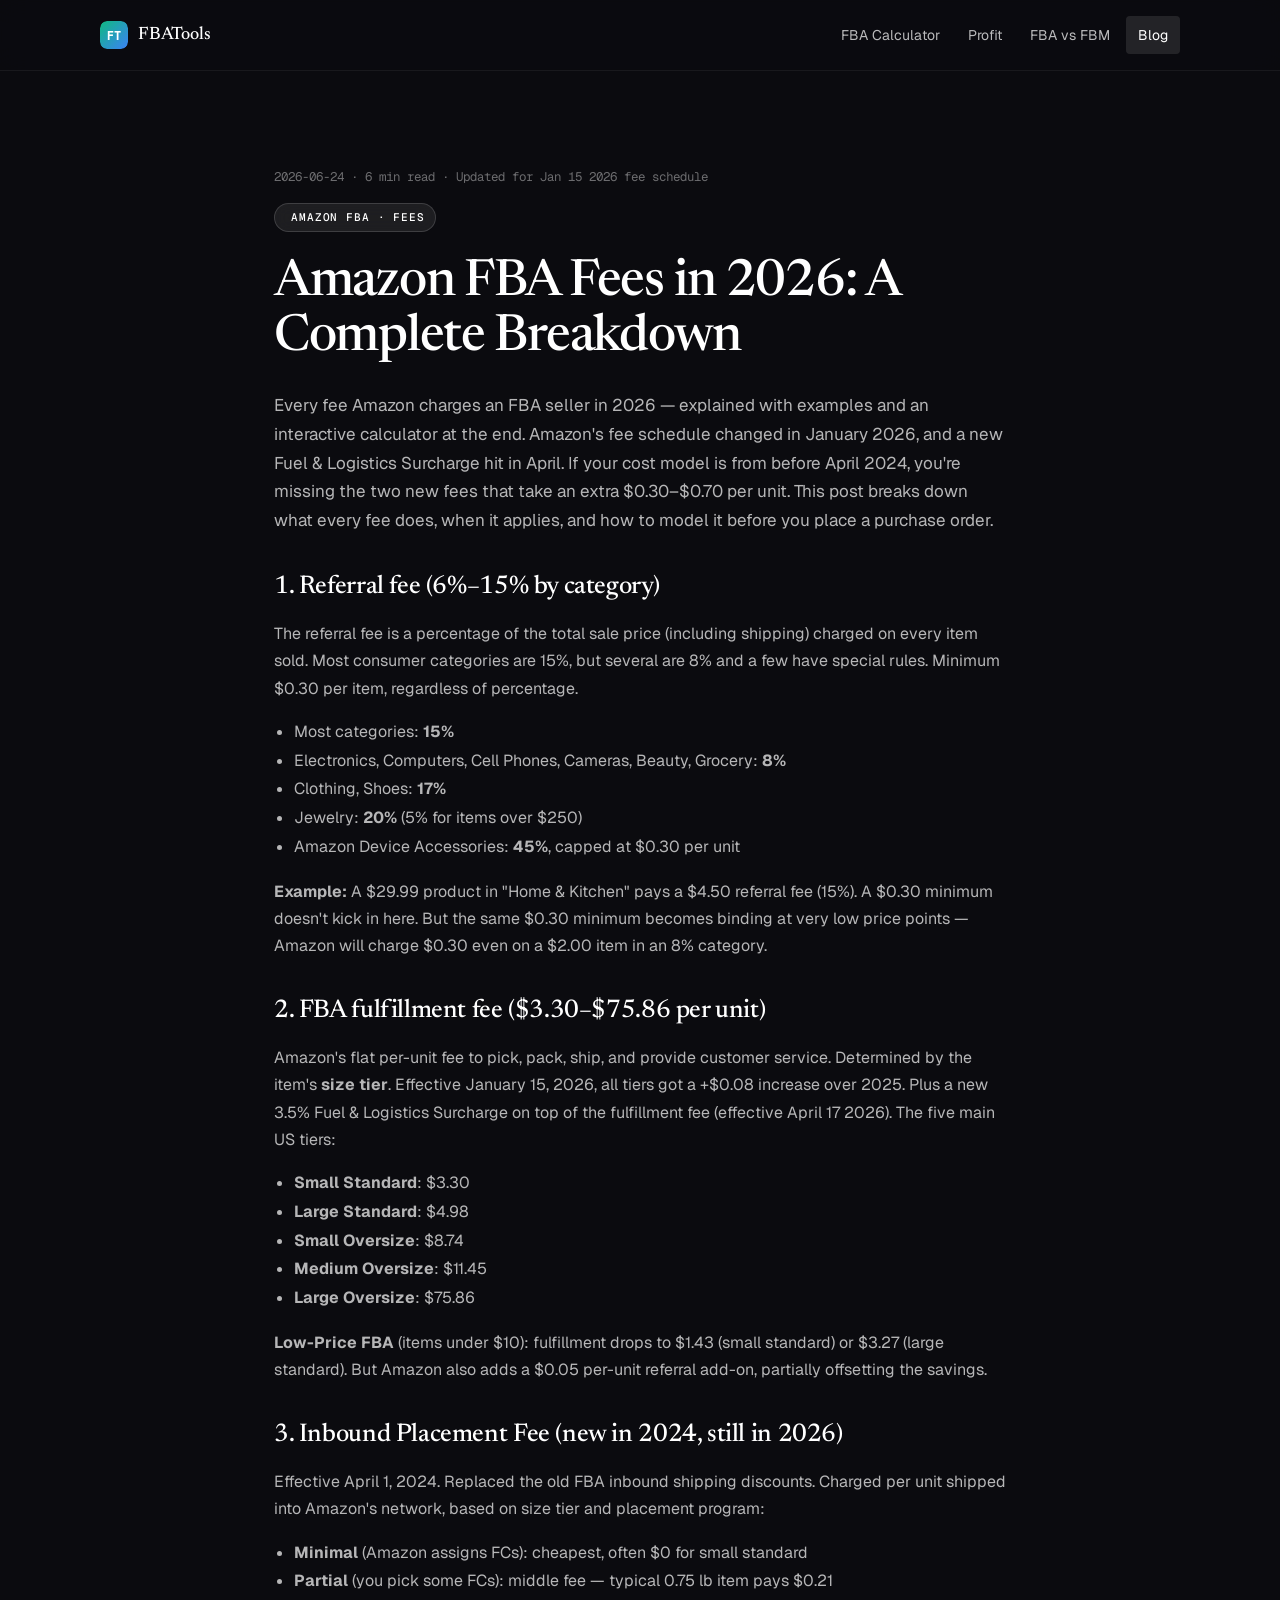
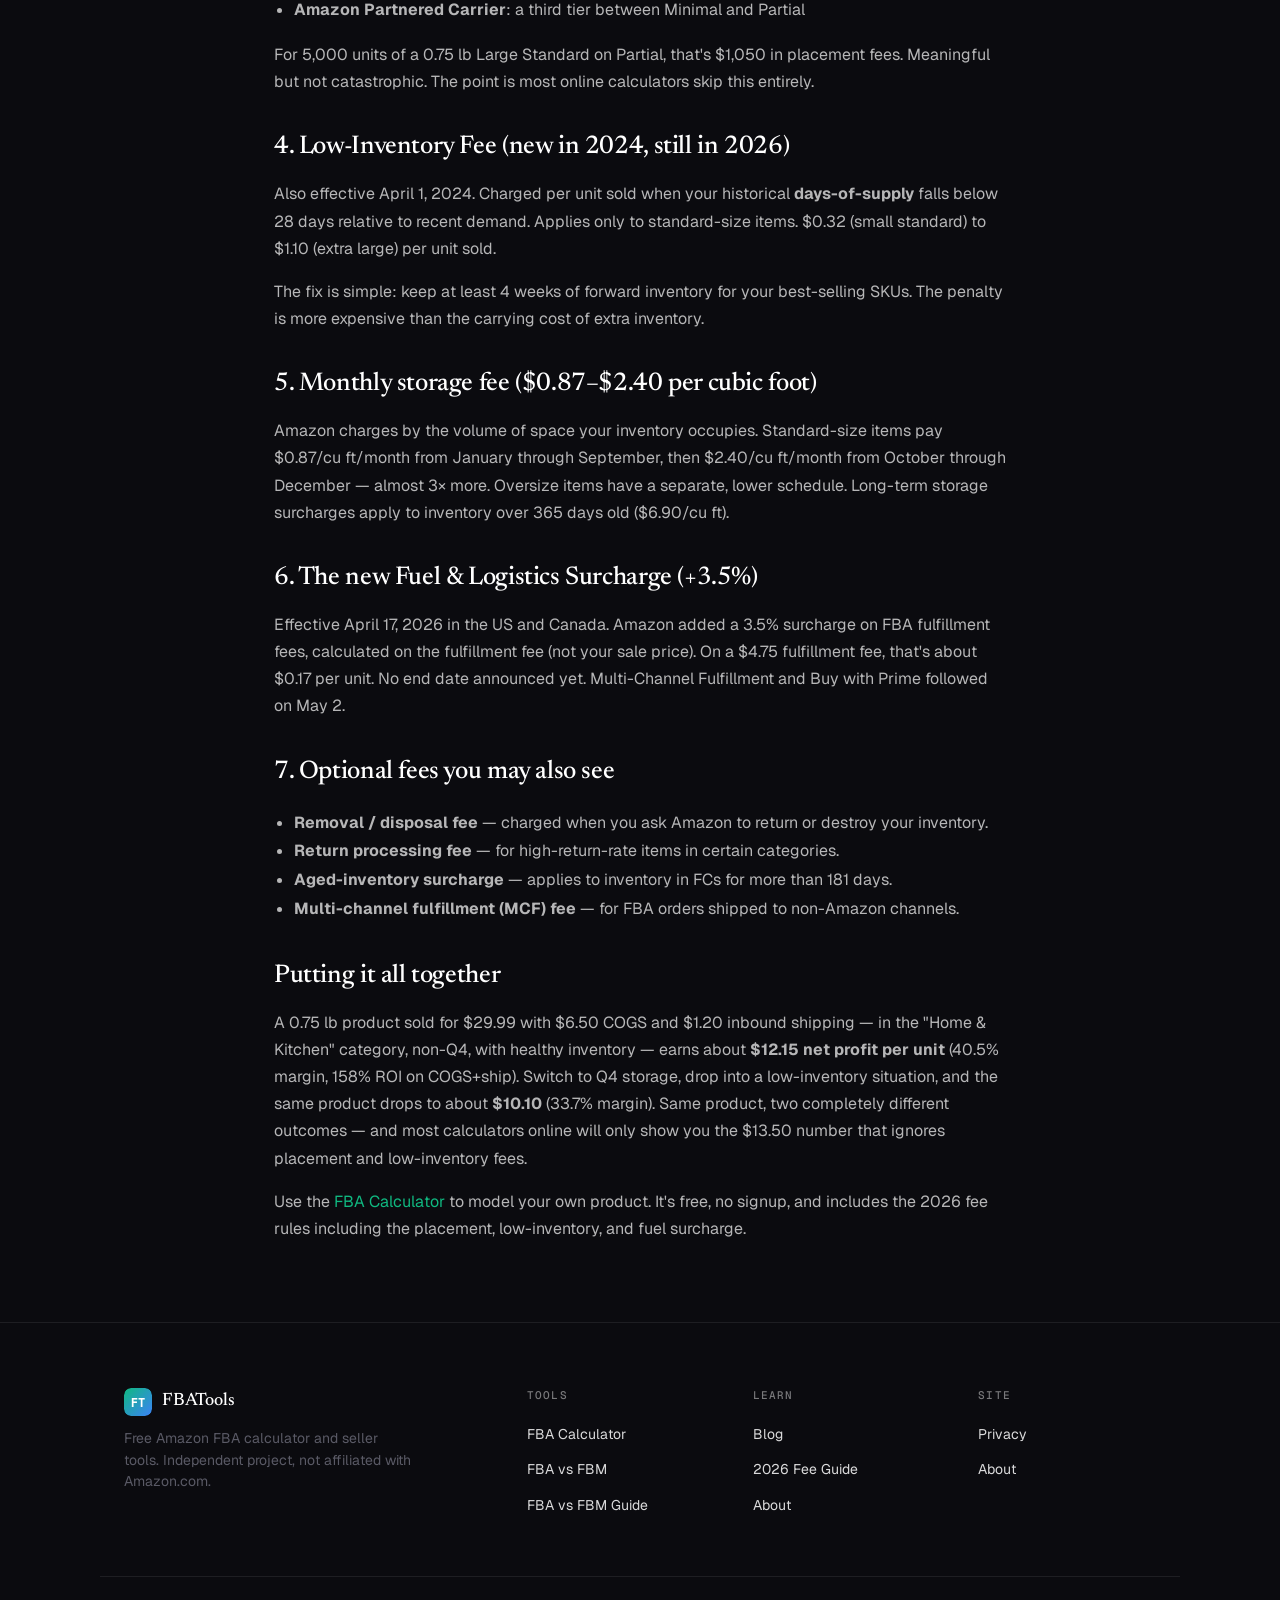
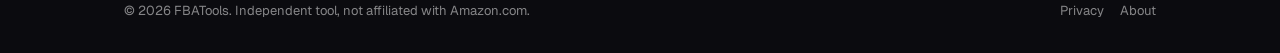
<file: blog/amazon-fba-fees-2026/index.html>
<!doctype html>
<html lang="en">
<head>
<meta charset="utf-8" />
<meta name="viewport" content="width=device-width, initial-scale=1, viewport-fit=cover" />
<title>Amazon FBA Fees in 2026: A Complete Breakdown | FBATools Blog</title>
<meta name="description" content="Every Amazon FBA fee in 2026: referral, fulfillment, inbound placement, low-inventory, storage, fuel surcharge. With examples and calculator." />
<link rel="canonical" href="https://fbatools.zh.kg/blog/amazon-fba-fees-2026/" />
<meta property="og:title" content="Amazon FBA Fees in 2026: A Complete Breakdown" />
<meta property="og:description" content="Every Amazon FBA fee in 2026 — referral, fulfillment, inbound placement, low-inventory, storage, fuel surcharge — with examples." />
<meta property="og:type" content="article" />
<link rel="icon" type="image/svg+xml" href="/assets/images/logo.svg" />
<link rel="preconnect" href="https://fonts.googleapis.com" />
<link rel="preconnect" href="https://fonts.gstatic.com" crossorigin />
<link rel="stylesheet" href="https://fonts.googleapis.com/css2?family=Newsreader:ital,opsz,wght@0,6..72,400;0,6..72,500;0,6..72,600;1,6..72,400;1,6..72,500&family=Geist:wght@400;500;600&family=Geist+Mono:wght@400;500&display=swap" />
<link rel="stylesheet" href="/assets/css/site.css" />
<script type="application/ld+json">
{
  "@context": "https://schema.org",
  "@type": "Article",
  "headline": "Amazon FBA Fees in 2026: A Complete Breakdown",
  "author": {"@type": "Organization", "name": "FBATools"},
  "publisher": {"@type": "Organization", "name": "FBATools"},
  "datePublished": "2026-06-24",
  "dateModified": "2026-06-24"
}
</script>
</head>
<body class="home">
<a class="skip-link" href="#main">Skip to main content</a>
<header class="site-header">
  <div class="container header-inner">
    <a href="/" class="logo"><img src="/assets/images/logo.svg" alt="" /><span>FBATools</span></a>
    <nav class="main-nav" aria-label="Primary">
      <a href="/tools/fba-calculator/">FBA Calculator</a>
      <a href="/tools/profit-calculator/">Profit</a>
      <a href="/tools/fba-vs-fbm/">FBA vs FBM</a>
      <a href="/blog/" aria-current="page">Blog</a>
    </nav>
  </div>
</header>
<main id="main" class="home-section dark" style="padding: 96px 0 64px;">
  <div class="container" style="max-width:780px;">
  <article>
    <div class="meta" style="color:rgba(255,255,255,0.4); font-family:var(--font-mono); font-size:.78rem; margin-bottom:var(--s-3);">2026-06-24 &middot; 6 min read &middot; Updated for Jan 15 2026 fee schedule</div>
    <span class="eyebrow"><span class="dot"></span> Amazon FBA &middot; Fees</span>
    <h1 style="font-family:var(--font-display); font-size:clamp(2rem,4.6vw,3.2rem); line-height:1.08; letter-spacing:-0.025em; font-weight:500; color:#fff; margin:0 0 24px;">Amazon FBA Fees in 2026: A Complete Breakdown</h1>
    <p style="color:rgba(255,255,255,0.7); line-height:1.7; font-size:17px;">Every fee Amazon charges an FBA seller in 2026 &mdash; explained with examples and an interactive calculator at the end. Amazon's fee schedule changed in January 2026, and a new Fuel &amp; Logistics Surcharge hit in April. If your cost model is from before April 2024, you're missing the two new fees that take an extra $0.30&ndash;$0.70 per unit. This post breaks down what every fee does, when it applies, and how to model it before you place a purchase order.</p>

    <h2 style="color:#fff; margin-top:var(--s-6);">1. Referral fee (6%&ndash;15% by category)</h2>
    <p style="color:rgba(255,255,255,0.7); line-height:1.7;">The referral fee is a percentage of the total sale price (including shipping) charged on every item sold. Most consumer categories are 15%, but several are 8% and a few have special rules. Minimum $0.30 per item, regardless of percentage.</p>
    <ul style="color:rgba(255,255,255,0.7); line-height:1.8; padding-left:20px;">
      <li>Most categories: <strong>15%</strong></li>
      <li>Electronics, Computers, Cell Phones, Cameras, Beauty, Grocery: <strong>8%</strong></li>
      <li>Clothing, Shoes: <strong>17%</strong></li>
      <li>Jewelry: <strong>20%</strong> (5% for items over $250)</li>
      <li>Amazon Device Accessories: <strong>45%</strong>, capped at $0.30 per unit</li>
    </ul>
    <p style="color:rgba(255,255,255,0.7); line-height:1.7;"><strong>Example:</strong> A $29.99 product in "Home &amp; Kitchen" pays a $4.50 referral fee (15%). A $0.30 minimum doesn't kick in here. But the same $0.30 minimum becomes binding at very low price points &mdash; Amazon will charge $0.30 even on a $2.00 item in an 8% category.</p>

    <h2 style="color:#fff; margin-top:var(--s-6);">2. FBA fulfillment fee ($3.30&ndash;$75.86 per unit)</h2>
    <p style="color:rgba(255,255,255,0.7); line-height:1.7;">Amazon's flat per-unit fee to pick, pack, ship, and provide customer service. Determined by the item's <strong>size tier</strong>. Effective January 15, 2026, all tiers got a +$0.08 increase over 2025. Plus a new 3.5% Fuel &amp; Logistics Surcharge on top of the fulfillment fee (effective April 17 2026). The five main US tiers:</p>
    <ul style="color:rgba(255,255,255,0.7); line-height:1.8; padding-left:20px;">
      <li><strong>Small Standard</strong>: $3.30</li>
      <li><strong>Large Standard</strong>: $4.98</li>
      <li><strong>Small Oversize</strong>: $8.74</li>
      <li><strong>Medium Oversize</strong>: $11.45</li>
      <li><strong>Large Oversize</strong>: $75.86</li>
    </ul>
    <p style="color:rgba(255,255,255,0.7); line-height:1.7;"><strong>Low-Price FBA</strong> (items under $10): fulfillment drops to $1.43 (small standard) or $3.27 (large standard). But Amazon also adds a $0.05 per-unit referral add-on, partially offsetting the savings.</p>

    <h2 style="color:#fff; margin-top:var(--s-6);">3. Inbound Placement Fee (new in 2024, still in 2026)</h2>
    <p style="color:rgba(255,255,255,0.7); line-height:1.7;">Effective April 1, 2024. Replaced the old FBA inbound shipping discounts. Charged per unit shipped into Amazon's network, based on size tier and placement program:</p>
    <ul style="color:rgba(255,255,255,0.7); line-height:1.8; padding-left:20px;">
      <li><strong>Minimal</strong> (Amazon assigns FCs): cheapest, often $0 for small standard</li>
      <li><strong>Partial</strong> (you pick some FCs): middle fee &mdash; typical 0.75 lb item pays $0.21</li>
      <li><strong>Amazon Partnered Carrier</strong>: a third tier between Minimal and Partial</li>
    </ul>
    <p style="color:rgba(255,255,255,0.7); line-height:1.7;">For 5,000 units of a 0.75 lb Large Standard on Partial, that's $1,050 in placement fees. Meaningful but not catastrophic. The point is most online calculators skip this entirely.</p>

    <h2 style="color:#fff; margin-top:var(--s-6);">4. Low-Inventory Fee (new in 2024, still in 2026)</h2>
    <p style="color:rgba(255,255,255,0.7); line-height:1.7;">Also effective April 1, 2024. Charged per unit sold when your historical <strong>days-of-supply</strong> falls below 28 days relative to recent demand. Applies only to standard-size items. $0.32 (small standard) to $1.10 (extra large) per unit sold.</p>
    <p style="color:rgba(255,255,255,0.7); line-height:1.7;">The fix is simple: keep at least 4 weeks of forward inventory for your best-selling SKUs. The penalty is more expensive than the carrying cost of extra inventory.</p>

    <h2 style="color:#fff; margin-top:var(--s-6);">5. Monthly storage fee ($0.87&ndash;$2.40 per cubic foot)</h2>
    <p style="color:rgba(255,255,255,0.7); line-height:1.7;">Amazon charges by the volume of space your inventory occupies. Standard-size items pay $0.87/cu ft/month from January through September, then $2.40/cu ft/month from October through December &mdash; almost 3&times; more. Oversize items have a separate, lower schedule. Long-term storage surcharges apply to inventory over 365 days old ($6.90/cu ft).</p>

    <h2 style="color:#fff; margin-top:var(--s-6);">6. The new Fuel &amp; Logistics Surcharge (+3.5%)</h2>
    <p style="color:rgba(255,255,255,0.7); line-height:1.7;">Effective April 17, 2026 in the US and Canada. Amazon added a 3.5% surcharge on FBA fulfillment fees, calculated on the fulfillment fee (not your sale price). On a $4.75 fulfillment fee, that's about $0.17 per unit. No end date announced yet. Multi-Channel Fulfillment and Buy with Prime followed on May 2.</p>

    <h2 style="color:#fff; margin-top:var(--s-6);">7. Optional fees you may also see</h2>
    <ul style="color:rgba(255,255,255,0.7); line-height:1.8; padding-left:20px;">
      <li><strong>Removal / disposal fee</strong> &mdash; charged when you ask Amazon to return or destroy your inventory.</li>
      <li><strong>Return processing fee</strong> &mdash; for high-return-rate items in certain categories.</li>
      <li><strong>Aged-inventory surcharge</strong> &mdash; applies to inventory in FCs for more than 181 days.</li>
      <li><strong>Multi-channel fulfillment (MCF) fee</strong> &mdash; for FBA orders shipped to non-Amazon channels.</li>
    </ul>

    <h2 style="color:#fff; margin-top:var(--s-6);">Putting it all together</h2>
    <p style="color:rgba(255,255,255,0.7); line-height:1.7;">A 0.75 lb product sold for $29.99 with $6.50 COGS and $1.20 inbound shipping &mdash; in the "Home &amp; Kitchen" category, non-Q4, with healthy inventory &mdash; earns about <strong>$12.15 net profit per unit</strong> (40.5% margin, 158% ROI on COGS+ship). Switch to Q4 storage, drop into a low-inventory situation, and the same product drops to about <strong>$10.10</strong> (33.7% margin). Same product, two completely different outcomes &mdash; and most calculators online will only show you the $13.50 number that ignores placement and low-inventory fees.</p>

    <p style="color:rgba(255,255,255,0.7); line-height:1.7;">Use the <a href="/tools/fba-calculator/" style="color:#10B981;">FBA Calculator</a> to model your own product. It's free, no signup, and includes the 2026 fee rules including the placement, low-inventory, and fuel surcharge.</p>
  </article>
  </div>
</main>
<footer class="site-footer">
  <div class="footer-grid">
    <div class="footer-brand">
      <a class="logo" href="/"><img src="/assets/images/logo.svg" alt="" /><span>FBATools</span></a>
      <p>Free Amazon FBA calculator and seller tools. Independent project, not affiliated with Amazon.com.</p>
    </div>
    <div class="footer-col"><h4>Tools</h4><ul><li><a href="/tools/fba-calculator/">FBA Calculator</a></li><li><a href="/tools/profit-calculator/">FBA vs FBM</a></li><li><a href="/tools/fba-vs-fbm/">FBA vs FBM Guide</a></li></ul></div>
    <div class="footer-col"><h4>Learn</h4><ul><li><a href="/blog/">Blog</a></li><li><a href="/blog/amazon-fba-fees-2026/">2026 Fee Guide</a></li><li><a href="/about/">About</a></li></ul></div>
    <div class="footer-col"><h4>Site</h4><ul><li><a href="/privacy/">Privacy</a></li><li><a href="/about/">About</a></li></ul></div>
  </div>
  <p class="copyright">
    <span>&copy; 2026 FBATools. Independent tool, not affiliated with Amazon.com.</span>
    <span class="links"><a href="/privacy/">Privacy</a><a href="/about/">About</a></span>
  </p>
</footer>
</body>
</html>
</file>
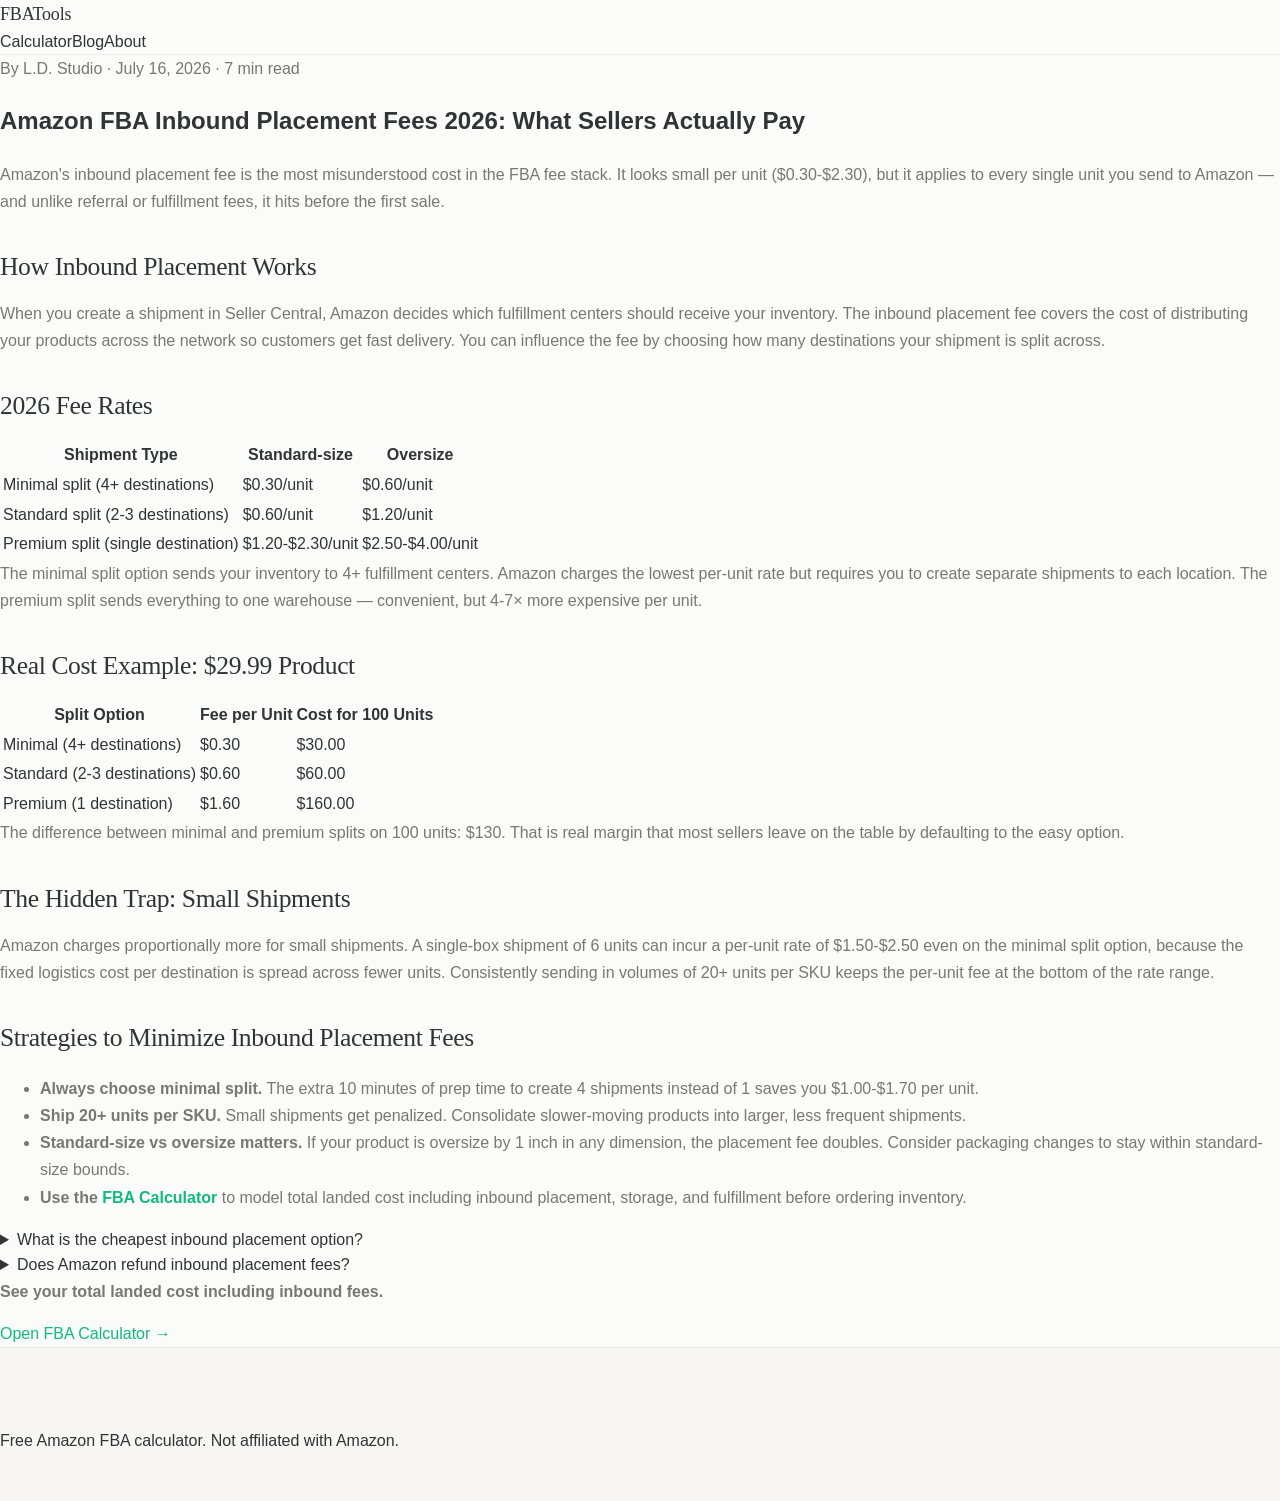
<file: blog/amazon-fba-inbound-placement-fees-2026/index.html>
<!doctype html>
<html lang="en">
<head>
<meta charset="utf-8" />
<meta name="viewport" content="width=device-width, initial-scale=1" />
<title>Amazon FBA Inbound Placement Fees 2026: What Sellers Actually Pay | FBATools</title>
<meta name="description" content="Complete guide to Amazon FBA inbound placement service fees in 2026. Rates ($0.30-$2.30/unit), minimal vs standard vs premium splits, cost examples, and strategies to minimize inbound placement costs." />
<link rel="canonical" href="https://fbatools.zh.kg/blog/amazon-fba-inbound-placement-fees-2026/" />
<meta property="og:title" content="Amazon FBA Inbound Placement Fees 2026: What Sellers Actually Pay" />
<meta property="og:description" content="Amazon FBA inbound placement fees explained — rates, split options, and actionable strategies to reduce your cost per unit in 2026." />
<meta property="og:type" content="article" />
<link rel="stylesheet" href="/assets/css/site.css" />
<script type="application/ld+json">
{"@context":"https://schema.org","@type":"Article","headline":"Amazon FBA Inbound Placement Fees 2026","author":{"@type":"Person","name":"L.D. Studio"},"publisher":{"@type":"Organization","name":"FBATools"},"datePublished":"2026-07-16","dateModified":"2026-07-16"}
</script>
<script type="application/ld+json">
{"@context":"https://schema.org","@type":"FAQPage","mainEntity":[
{"@type":"Question","name":"What is Amazon inbound placement fee?","acceptedAnswer":{"@type":"Answer","text":"Amazon charges an inbound placement service fee to distribute your inventory across its fulfillment network. The fee varies based on shipment size, product dimensions, and how many Amazon warehouses you send to. Sending to more warehouses reduces the per-unit cost."}},
{"@type":"Question","name":"How can I reduce inbound placement fees?","acceptedAnswer":{"@type":"Answer","text":"Choose the minimal split option (more warehouses, lower per-unit fee), consolidate shipments into standard-size cartons, and avoid sending small quantities. Amazon charges higher per-unit rates for shipments under 10 units or single-box shipments."}},
{"@type":"Question","name":"Is inbound placement fee refundable?","acceptedAnswer":{"@type":"Answer","text":"No. Inbound placement fees are non-refundable once Amazon receives your shipment. The only way to avoid them is to use Fulfilled by Merchant (FBM) instead of FBA."}}
]}
</script>
</head>
<body>
<header class="site-header">
  <a href="/" class="logo">FBATools</a>
  <nav><a href="/">Calculator</a><a href="/blog/">Blog</a><a href="/about/">About</a></nav>
</header>
<main class="blog-post">
  <article>
    <p class="post-meta">By L.D. Studio &middot; July 16, 2026 &middot; 7 min read</p>
    <h1>Amazon FBA Inbound Placement Fees 2026: What Sellers Actually Pay</h1>
    <p class="post-lede">Amazon's inbound placement fee is the most misunderstood cost in the FBA fee stack. It looks small per unit ($0.30-$2.30), but it applies to every single unit you send to Amazon — and unlike referral or fulfillment fees, it hits before the first sale.</p>

    <h2>How Inbound Placement Works</h2>
    <p>When you create a shipment in Seller Central, Amazon decides which fulfillment centers should receive your inventory. The inbound placement fee covers the cost of distributing your products across the network so customers get fast delivery. You can influence the fee by choosing how many destinations your shipment is split across.</p>

    <h2>2026 Fee Rates</h2>
    <table class="comparison-table">
      <thead><tr><th>Shipment Type</th><th>Standard-size</th><th>Oversize</th></tr></thead>
      <tbody>
        <tr><td>Minimal split (4+ destinations)</td><td>$0.30/unit</td><td>$0.60/unit</td></tr>
        <tr><td>Standard split (2-3 destinations)</td><td>$0.60/unit</td><td>$1.20/unit</td></tr>
        <tr><td>Premium split (single destination)</td><td>$1.20-$2.30/unit</td><td>$2.50-$4.00/unit</td></tr>
      </tbody>
    </table>
    <p>The minimal split option sends your inventory to 4+ fulfillment centers. Amazon charges the lowest per-unit rate but requires you to create separate shipments to each location. The premium split sends everything to one warehouse — convenient, but 4-7× more expensive per unit.</p>

    <h2>Real Cost Example: $29.99 Product</h2>
    <table class="comparison-table">
      <thead><tr><th>Split Option</th><th>Fee per Unit</th><th>Cost for 100 Units</th></tr></thead>
      <tbody>
        <tr><td>Minimal (4+ destinations)</td><td>$0.30</td><td>$30.00</td></tr>
        <tr><td>Standard (2-3 destinations)</td><td>$0.60</td><td>$60.00</td></tr>
        <tr><td>Premium (1 destination)</td><td>$1.60</td><td>$160.00</td></tr>
      </tbody>
    </table>
    <p>The difference between minimal and premium splits on 100 units: $130. That is real margin that most sellers leave on the table by defaulting to the easy option.</p>

    <h2>The Hidden Trap: Small Shipments</h2>
    <p>Amazon charges proportionally more for small shipments. A single-box shipment of 6 units can incur a per-unit rate of $1.50-$2.50 even on the minimal split option, because the fixed logistics cost per destination is spread across fewer units. Consistently sending in volumes of 20+ units per SKU keeps the per-unit fee at the bottom of the rate range.</p>

    <h2>Strategies to Minimize Inbound Placement Fees</h2>
    <ul>
      <li><strong>Always choose minimal split.</strong> The extra 10 minutes of prep time to create 4 shipments instead of 1 saves you $1.00-$1.70 per unit.</li>
      <li><strong>Ship 20+ units per SKU.</strong> Small shipments get penalized. Consolidate slower-moving products into larger, less frequent shipments.</li>
      <li><strong>Standard-size vs oversize matters.</strong> If your product is oversize by 1 inch in any dimension, the placement fee doubles. Consider packaging changes to stay within standard-size bounds.</li>
      <li><strong>Use the <a href="https://fbatools.zh.kg/">FBA Calculator</a></strong> to model total landed cost including inbound placement, storage, and fulfillment before ordering inventory.</li>
    </ul>

    <details><summary>What is the cheapest inbound placement option?</summary><p>The minimal split option (4+ destinations) is the cheapest at $0.30/unit for standard-size products. It requires more work to create separate shipments but saves up to 85% compared to the single-destination option.</p></details>
    <details><summary>Does Amazon refund inbound placement fees?</summary><p>No. Inbound placement fees are non-refundable once Amazon receives the shipment. If your shipment is lost or damaged in transit, file a reimbursement claim for the product value, but the placement fee is not recoverable.</p></details>

    <div class="post-cta">
      <p><strong>See your total landed cost including inbound fees.</strong></p>
      <a href="https://fbatools.zh.kg/" class="button">Open FBA Calculator →</a>
    </div>
  </article>
</main>
<footer class="site-footer">
  <p>Free Amazon FBA calculator. Not affiliated with Amazon.</p>
</footer>
</body>
</html>
</file>
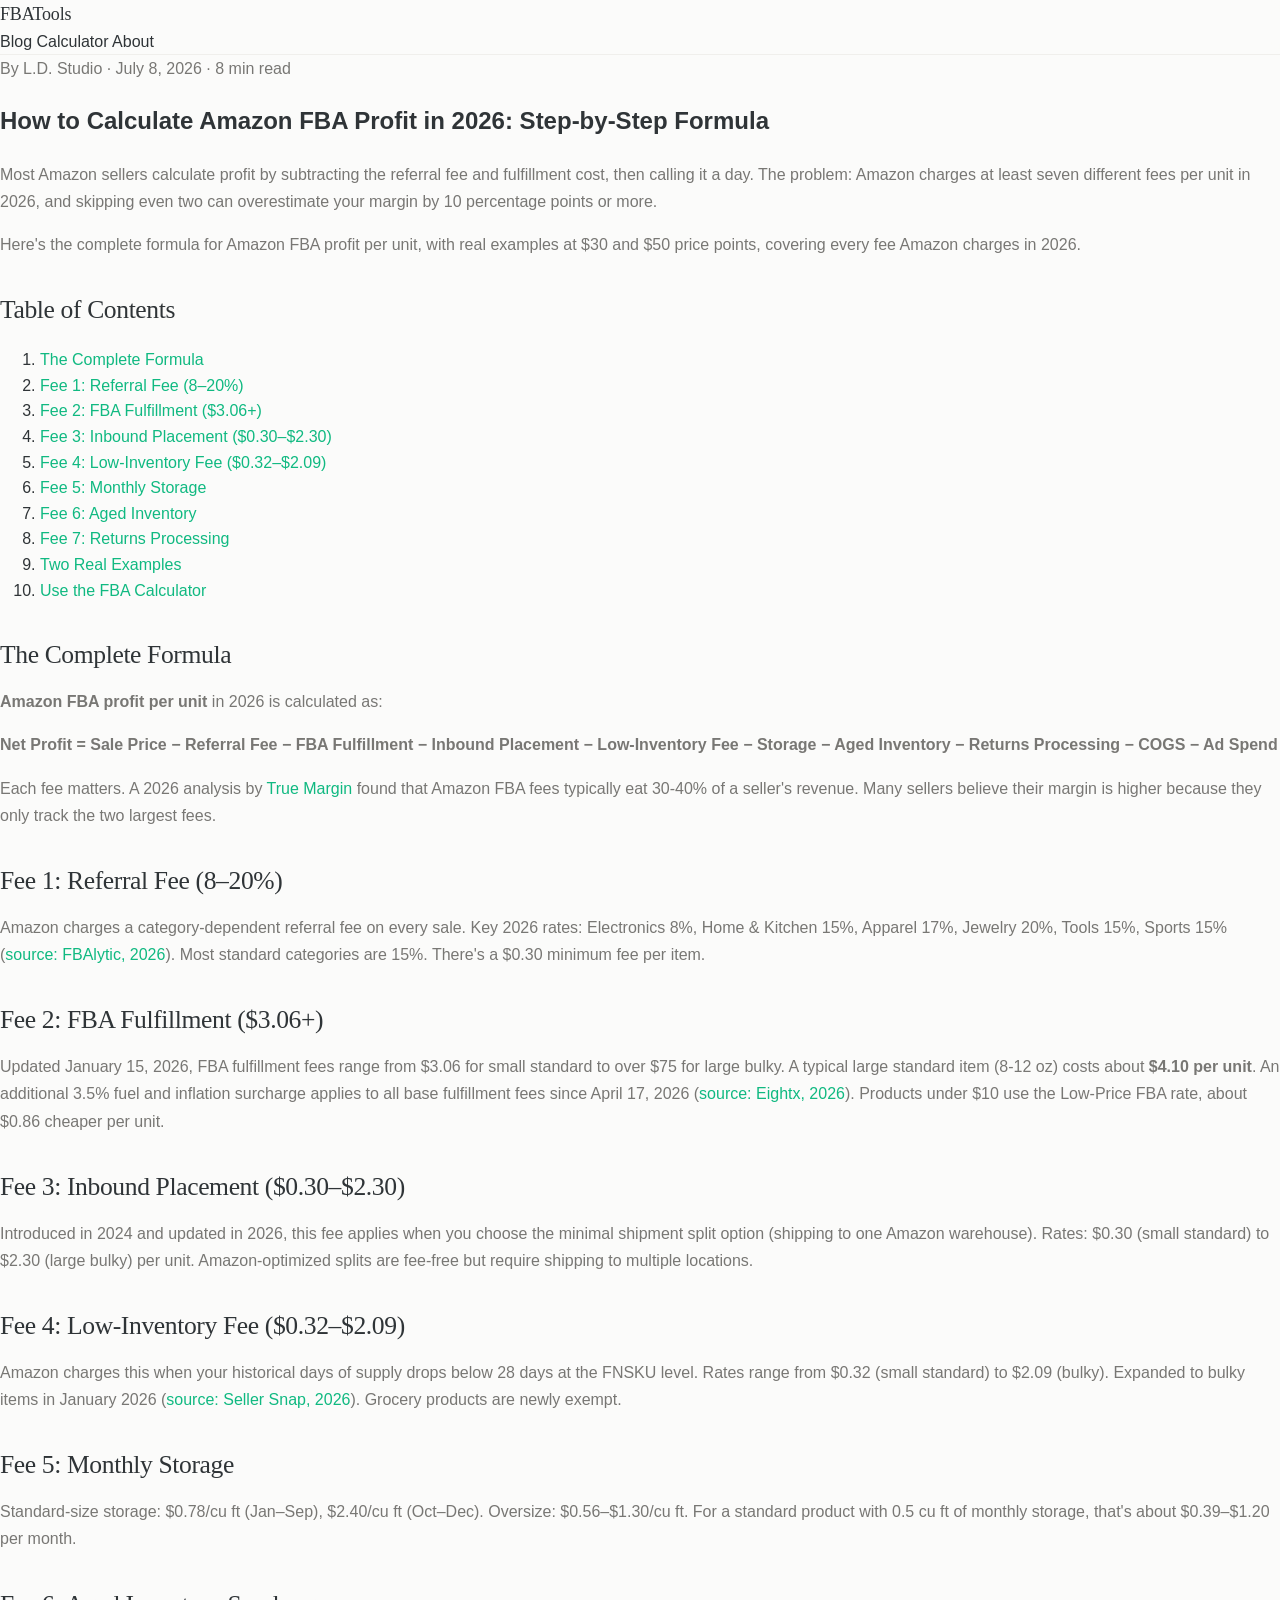
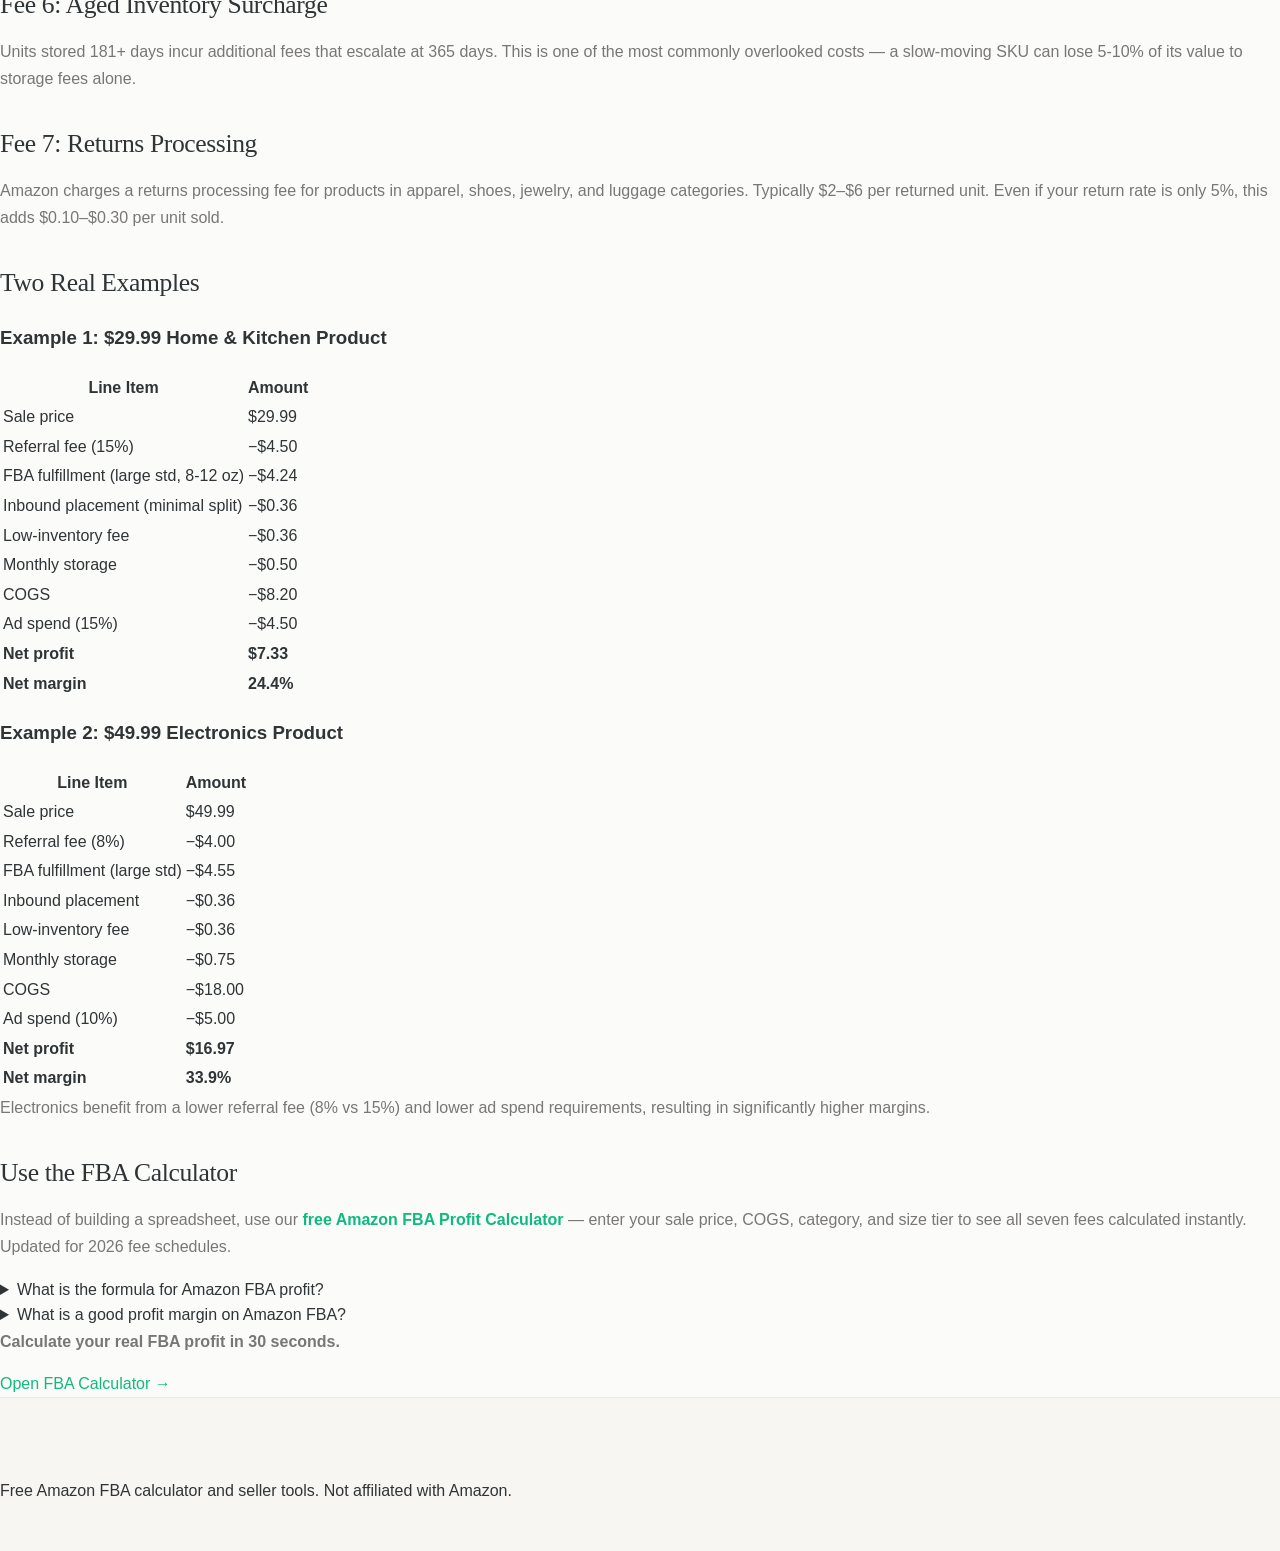
<file: blog/amazon-fba-profit-calculator-guide-2026/index.html>
<!doctype html>
<html lang="en">
<head>
<meta charset="utf-8" />
<meta name="viewport" content="width=device-width, initial-scale=1" />
<title>How to Calculate Amazon FBA Profit in 2026: Step-by-Step Formula</title>
<meta name="description" content="Step-by-step guide to calculating Amazon FBA profit per unit in 2026. Referral fees, FBA fulfillment, low-inventory, inbound placement, storage — with real $30 and $50 examples." />
<link rel="canonical" href="https://fbatools.zh.kg/blog/amazon-fba-profit-calculator-guide-2026/" />
<meta property="og:title" content="How to Calculate Amazon FBA Profit in 2026: Step-by-Step Formula" />
<meta property="og:description" content="Calculate your real Amazon FBA profit per unit with our complete formula. Real examples at $30 and $50, all 7 fees included." />
<meta property="og:type" content="article" />
<link rel="stylesheet" href="/assets/css/site.css" />
<script type="application/ld+json">
{
  "@context": "https://schema.org",
  "@type": "Article",
  "headline": "How to Calculate Amazon FBA Profit in 2026: Step-by-Step Formula",
  "author": {"@type": "Person", "name": "L.D. Studio"},
  "publisher": {"@type": "Organization", "name": "FBATools"},
  "datePublished": "2026-07-08",
  "dateModified": "2026-07-08",
  "description": "Step-by-step guide to calculating real Amazon FBA profit per unit in 2026."
}
</script>
<script type="application/ld+json">
{
  "@context": "https://schema.org",
  "@type": "FAQPage",
  "mainEntity": [
    {
      "@type": "Question",
      "name": "What is the formula for Amazon FBA profit?",
      "acceptedAnswer": {
        "@type": "Answer",
        "text": "FBA profit per unit = Sale price - Referral fee - FBA fulfillment fee - Inbound placement fee - Low-inventory fee - Storage fee - COGS - Advertising cost - Return reserve."
      }
    },
    {
      "@type": "Question",
      "name": "What is a good profit margin on Amazon FBA?",
      "acceptedAnswer": {
        "@type": "Answer",
        "text": "A healthy Amazon FBA net margin is 15-25% after all fees and costs. Most sellers in competitive categories see 10-18%."
      }
    }
  ]
}
</script>
</head>
<body>
<header class="site-header">
  <a href="/" class="logo">FBATools</a>
  <nav>
    <a href="/blog/">Blog</a>
    <a href="/">Calculator</a>
    <a href="/about/">About</a>
  </nav>
</header>

<main class="blog-post">
  <article>
    <p class="post-meta">By L.D. Studio &middot; July 8, 2026 &middot; 8 min read</p>

    <h1>How to Calculate Amazon FBA Profit in 2026: Step-by-Step Formula</h1>

    <p class="post-lede">Most Amazon sellers calculate profit by subtracting the referral fee and fulfillment cost, then calling it a day. The problem: Amazon charges at least seven different fees per unit in 2026, and skipping even two can overestimate your margin by 10 percentage points or more.</p>

    <p>Here's the complete formula for Amazon FBA profit per unit, with real examples at $30 and $50 price points, covering every fee Amazon charges in 2026.</p>

    <nav class="toc">
      <h2>Table of Contents</h2>
      <ol>
        <li><a href="#the-formula">The Complete Formula</a></li>
        <li><a href="#fee-1">Fee 1: Referral Fee (8–20%)</a></li>
        <li><a href="#fee-2">Fee 2: FBA Fulfillment ($3.06+)</a></li>
        <li><a href="#fee-3">Fee 3: Inbound Placement ($0.30–$2.30)</a></li>
        <li><a href="#fee-4">Fee 4: Low-Inventory Fee ($0.32–$2.09)</a></li>
        <li><a href="#fee-5">Fee 5: Monthly Storage</a></li>
        <li><a href="#fee-6">Fee 6: Aged Inventory</a></li>
        <li><a href="#fee-7">Fee 7: Returns Processing</a></li>
        <li><a href="#examples">Two Real Examples</a></li>
        <li><a href="#calculator">Use the FBA Calculator</a></li>
      </ol>
    </nav>

    <h2 id="the-formula">The Complete Formula</h2>

    <p><strong>Amazon FBA profit per unit</strong> in 2026 is calculated as:</p>

    <div class="formula-box">
      <p><strong>Net Profit = Sale Price &minus; Referral Fee &minus; FBA Fulfillment &minus; Inbound Placement &minus; Low-Inventory Fee &minus; Storage &minus; Aged Inventory &minus; Returns Processing &minus; COGS &minus; Ad Spend</strong></p>
    </div>

    <p>Each fee matters. A 2026 analysis by <a href="https://truemargin.ai/blog/amazon-fba-fees-breakdown" target="_blank" rel="noopener">True Margin</a> found that Amazon FBA fees typically eat 30-40% of a seller's revenue. Many sellers believe their margin is higher because they only track the two largest fees.</p>

    <h2 id="fee-1">Fee 1: Referral Fee (8–20%)</h2>
    <p>Amazon charges a category-dependent referral fee on every sale. Key 2026 rates: Electronics 8%, Home &amp; Kitchen 15%, Apparel 17%, Jewelry 20%, Tools 15%, Sports 15% (<a href="https://www.fbalytic.com/seo/ultimate-amazon-fba-fees-guide-2026/" target="_blank" rel="noopener">source: FBAlytic, 2026</a>). Most standard categories are 15%. There's a $0.30 minimum fee per item.</p>

    <h2 id="fee-2">Fee 2: FBA Fulfillment ($3.06+)</h2>
    <p>Updated January 15, 2026, FBA fulfillment fees range from $3.06 for small standard to over $75 for large bulky. A typical large standard item (8-12 oz) costs about <strong>$4.10 per unit</strong>. An additional 3.5% fuel and inflation surcharge applies to all base fulfillment fees since April 17, 2026 (<a href="https://eightx.co/blog/amazon-all-in-take-rate" target="_blank" rel="noopener">source: Eightx, 2026</a>). Products under $10 use the Low-Price FBA rate, about $0.86 cheaper per unit.</p>

    <h2 id="fee-3">Fee 3: Inbound Placement ($0.30–$2.30)</h2>
    <p>Introduced in 2024 and updated in 2026, this fee applies when you choose the minimal shipment split option (shipping to one Amazon warehouse). Rates: $0.30 (small standard) to $2.30 (large bulky) per unit. Amazon-optimized splits are fee-free but require shipping to multiple locations.</p>

    <h2 id="fee-4">Fee 4: Low-Inventory Fee ($0.32–$2.09)</h2>
    <p>Amazon charges this when your historical days of supply drops below 28 days at the FNSKU level. Rates range from $0.32 (small standard) to $2.09 (bulky). Expanded to bulky items in January 2026 (<a href="https://sellersnap.io/amazon-fee-changes-and-updates/" target="_blank" rel="noopener">source: Seller Snap, 2026</a>). Grocery products are newly exempt.</p>

    <h2 id="fee-5">Fee 5: Monthly Storage</h2>
    <p>Standard-size storage: $0.78/cu ft (Jan–Sep), $2.40/cu ft (Oct–Dec). Oversize: $0.56–$1.30/cu ft. For a standard product with 0.5 cu ft of monthly storage, that's about $0.39–$1.20 per month.</p>

    <h2 id="fee-6">Fee 6: Aged Inventory Surcharge</h2>
    <p>Units stored 181+ days incur additional fees that escalate at 365 days. This is one of the most commonly overlooked costs — a slow-moving SKU can lose 5-10% of its value to storage fees alone.</p>

    <h2 id="fee-7">Fee 7: Returns Processing</h2>
    <p>Amazon charges a returns processing fee for products in apparel, shoes, jewelry, and luggage categories. Typically $2–$6 per returned unit. Even if your return rate is only 5%, this adds $0.10–$0.30 per unit sold.</p>

    <h2 id="examples">Two Real Examples</h2>

    <h3>Example 1: $29.99 Home &amp; Kitchen Product</h3>
    <table class="comparison-table">
      <thead>
        <tr><th>Line Item</th><th>Amount</th></tr>
      </thead>
      <tbody>
        <tr><td>Sale price</td><td>$29.99</td></tr>
        <tr><td>Referral fee (15%)</td><td>−$4.50</td></tr>
        <tr><td>FBA fulfillment (large std, 8-12 oz)</td><td>−$4.24</td></tr>
        <tr><td>Inbound placement (minimal split)</td><td>−$0.36</td></tr>
        <tr><td>Low-inventory fee</td><td>−$0.36</td></tr>
        <tr><td>Monthly storage</td><td>−$0.50</td></tr>
        <tr><td>COGS</td><td>−$8.20</td></tr>
        <tr><td>Ad spend (15%)</td><td>−$4.50</td></tr>
        <tr><td><strong>Net profit</strong></td><td><strong>$7.33</strong></td></tr>
        <tr><td><strong>Net margin</strong></td><td><strong>24.4%</strong></td></tr>
      </tbody>
    </table>

    <h3>Example 2: $49.99 Electronics Product</h3>
    <table class="comparison-table">
      <thead>
        <tr><th>Line Item</th><th>Amount</th></tr>
      </thead>
      <tbody>
        <tr><td>Sale price</td><td>$49.99</td></tr>
        <tr><td>Referral fee (8%)</td><td>−$4.00</td></tr>
        <tr><td>FBA fulfillment (large std)</td><td>−$4.55</td></tr>
        <tr><td>Inbound placement</td><td>−$0.36</td></tr>
        <tr><td>Low-inventory fee</td><td>−$0.36</td></tr>
        <tr><td>Monthly storage</td><td>−$0.75</td></tr>
        <tr><td>COGS</td><td>−$18.00</td></tr>
        <tr><td>Ad spend (10%)</td><td>−$5.00</td></tr>
        <tr><td><strong>Net profit</strong></td><td><strong>$16.97</strong></td></tr>
        <tr><td><strong>Net margin</strong></td><td><strong>33.9%</strong></td></tr>
      </tbody>
    </table>

    <p>Electronics benefit from a lower referral fee (8% vs 15%) and lower ad spend requirements, resulting in significantly higher margins.</p>

    <h2 id="calculator">Use the FBA Calculator</h2>
    <p>Instead of building a spreadsheet, use our <a href="https://fbatools.zh.kg/"><strong>free Amazon FBA Profit Calculator</strong></a> — enter your sale price, COGS, category, and size tier to see all seven fees calculated instantly. Updated for 2026 fee schedules.</p>

    <details>
      <summary>What is the formula for Amazon FBA profit?</summary>
      <p>FBA profit per unit = Sale price &minus; Referral fee &minus; FBA fulfillment &minus; Inbound placement &minus; Low-inventory fee &minus; Storage &minus; Aged inventory &minus; Returns &minus; COGS &minus; Ad spend.</p>
    </details>
    <details>
      <summary>What is a good profit margin on Amazon FBA?</summary>
      <p>A healthy Amazon FBA net margin is 15-25% after all fees and costs. Most sellers in competitive categories see 10-18%.</p>
    </details>

    <div class="post-cta">
      <p><strong>Calculate your real FBA profit in 30 seconds.</strong></p>
      <a href="https://fbatools.zh.kg/" class="button">Open FBA Calculator →</a>
    </div>
  </article>
</main>

<footer class="site-footer">
  <p>Free Amazon FBA calculator and seller tools. Not affiliated with Amazon.</p>
</footer>
</body>
</html>
</file>
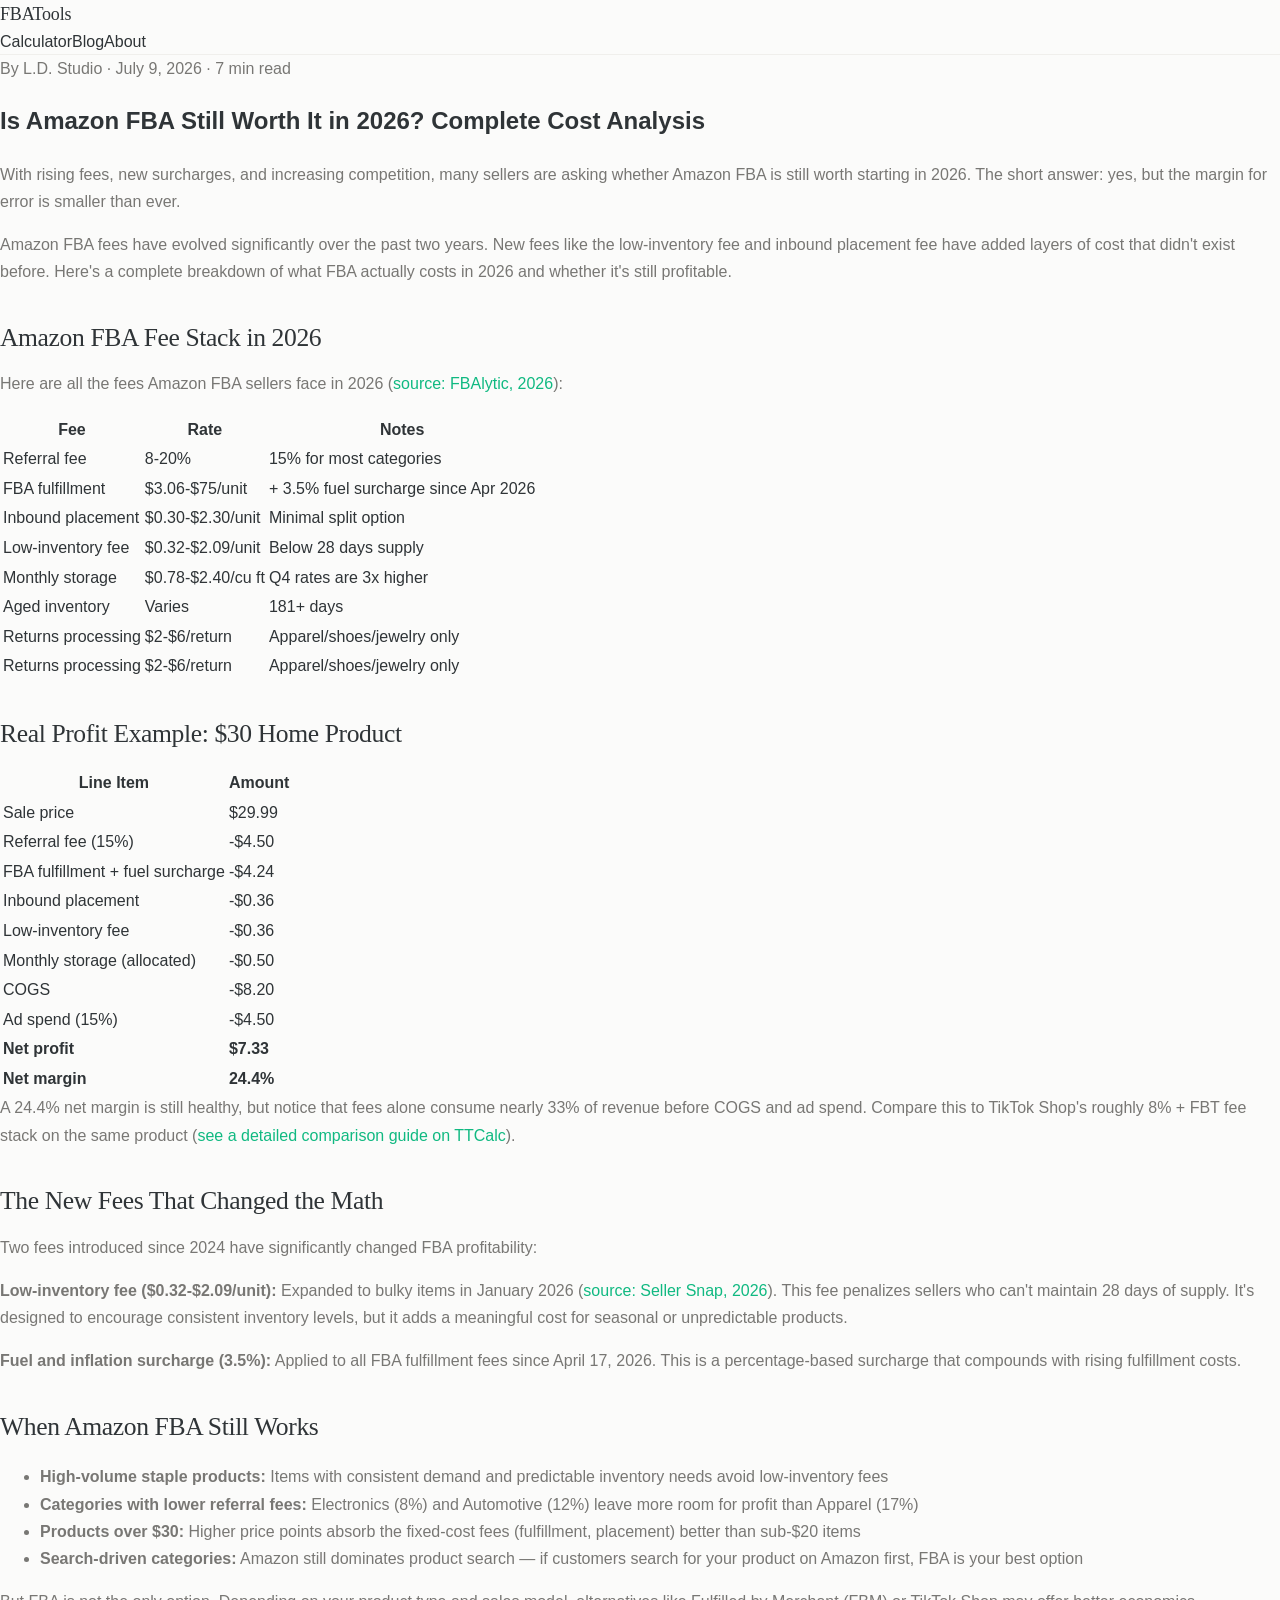
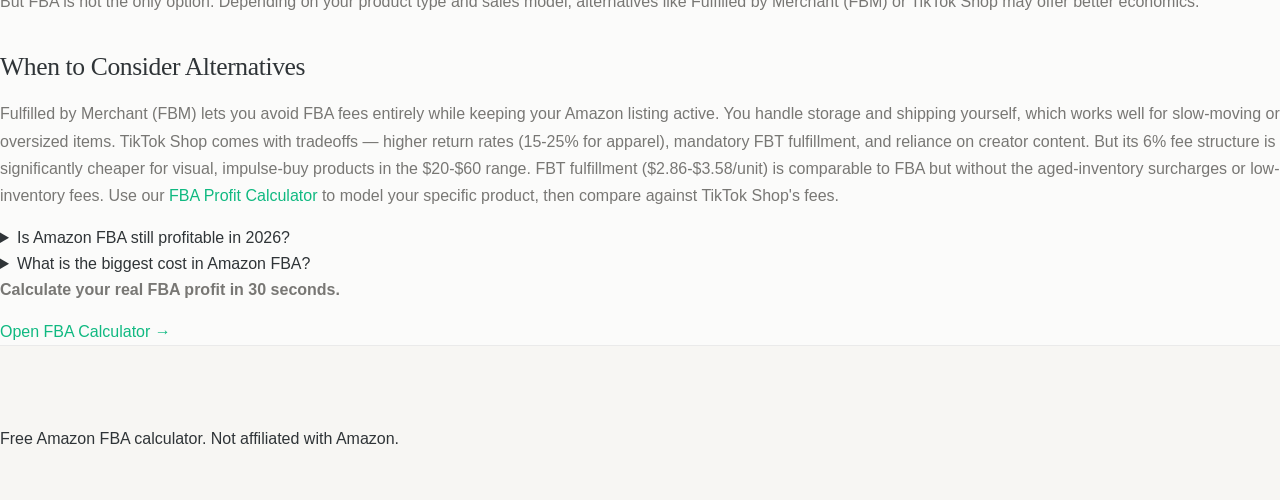
<file: blog/amazon-fba-still-worth-it-2026/index.html>
<!doctype html>
<html lang="en">
<head>
<meta charset="utf-8" />
<meta name="viewport" content="width=device-width, initial-scale=1" />
<title>Is Amazon FBA Still Worth It in 2026? Complete Cost Analysis | FBATools</title>
<meta name="description" content="Is Amazon FBA still profitable in 2026? Complete cost analysis covering referral fees, fulfillment, storage, low-inventory fees, and real profit margins with examples." />
<link rel="canonical" href="https://fbatools.zh.kg/blog/amazon-fba-still-worth-it-2026/" />
<meta property="og:title" content="Is Amazon FBA Still Worth It in 2026? Complete Cost Analysis" />
<meta property="og:description" content="Complete cost analysis of Amazon FBA in 2026. Are margins still healthy? Full fee breakdown with real examples." />
<meta property="og:type" content="article" />
<link rel="stylesheet" href="/assets/css/site.css" />
<script type="application/ld+json">
{"@context":"https://schema.org","@type":"Article","headline":"Is Amazon FBA Still Worth It in 2026? Complete Cost Analysis","author":{"@type":"Person","name":"L.D. Studio"},"publisher":{"@type":"Organization","name":"FBATools"},"datePublished":"2026-07-09","dateModified":"2026-07-09"}
</script>
<script type="application/ld+json">
{"@context":"https://schema.org","@type":"FAQPage","mainEntity":[
{"@type":"Question","name":"Is Amazon FBA still profitable in 2026?","acceptedAnswer":{"@type":"Answer","text":"Yes, Amazon FBA can still be profitable in 2026, but margins are thinner than before. Successful sellers target 15-25% net margins by choosing the right categories, managing inventory carefully, and using all available tools to minimize fees."}},
{"@type":"Question","name":"What is the biggest cost in Amazon FBA?","acceptedAnswer":{"@type":"Answer","text":"The biggest costs are referral fees (8-20% depending on category) and FBA fulfillment fees ($3.06+/unit plus 3.5% fuel surcharge). For most sellers, these two account for 70% of total fees."}}
]}
</script>
</head>
<body>
<header class="site-header">
  <a href="/" class="logo">FBATools</a>
  <nav><a href="/">Calculator</a><a href="/blog/">Blog</a><a href="/about/">About</a></nav>
</header>
<main class="blog-post">
  <article>
    <p class="post-meta">By L.D. Studio &middot; July 9, 2026 &middot; 7 min read</p>
    <h1>Is Amazon FBA Still Worth It in 2026? Complete Cost Analysis</h1>
    <p class="post-lede">With rising fees, new surcharges, and increasing competition, many sellers are asking whether Amazon FBA is still worth starting in 2026. The short answer: yes, but the margin for error is smaller than ever.</p>
    <p>Amazon FBA fees have evolved significantly over the past two years. New fees like the low-inventory fee and inbound placement fee have added layers of cost that didn't exist before. Here's a complete breakdown of what FBA actually costs in 2026 and whether it's still profitable.</p>

    <h2>Amazon FBA Fee Stack in 2026</h2>
    <p>Here are all the fees Amazon FBA sellers face in 2026 (<a href="https://www.fbalytic.com/seo/ultimate-amazon-fba-fees-guide-2026/" target="_blank" rel="noopener">source: FBAlytic, 2026</a>):</p>

    <table class="comparison-table">
      <thead><tr><th>Fee</th><th>Rate</th><th>Notes</th></tr></thead>
      <tbody>
        <tr><td>Referral fee</td><td>8-20%</td><td>15% for most categories</td></tr>
        <tr><td>FBA fulfillment</td><td>$3.06-$75/unit</td><td>+ 3.5% fuel surcharge since Apr 2026</td></tr>
        <tr><td>Inbound placement</td><td>$0.30-$2.30/unit</td><td>Minimal split option</td></tr>
        <tr><td>Low-inventory fee</td><td>$0.32-$2.09/unit</td><td>Below 28 days supply</td></tr>
        <tr><td>Monthly storage</td><td>$0.78-$2.40/cu ft</td><td>Q4 rates are 3x higher</td></tr>
        <tr><td>Aged inventory</td><td>Varies</td><td>181+ days</td></tr>
        <tr><td>Returns processing</td><td>$2-$6/return</td><td>Apparel/shoes/jewelry only</td></tr>
        <tr><td>Returns processing</td><td>$2-$6/return</td><td>Apparel/shoes/jewelry only</td></tr>
      </tbody>
    </table>

    <h2>Real Profit Example: $30 Home Product</h2>
    <table class="comparison-table">
      <thead><tr><th>Line Item</th><th>Amount</th></tr></thead>
      <tbody>
        <tr><td>Sale price</td><td>$29.99</td></tr>
        <tr><td>Referral fee (15%)</td><td>-$4.50</td></tr>
        <tr><td>FBA fulfillment + fuel surcharge</td><td>-$4.24</td></tr>
        <tr><td>Inbound placement</td><td>-$0.36</td></tr>
        <tr><td>Low-inventory fee</td><td>-$0.36</td></tr>
        <tr><td>Monthly storage (allocated)</td><td>-$0.50</td></tr>
        <tr><td>COGS</td><td>-$8.20</td></tr>
        <tr><td>Ad spend (15%)</td><td>-$4.50</td></tr>
        <tr><td><strong>Net profit</strong></td><td><strong>$7.33</strong></td></tr>
        <tr><td><strong>Net margin</strong></td><td><strong>24.4%</strong></td></tr>
      </tbody>
    </table>

    <p>A 24.4% net margin is still healthy, but notice that fees alone consume nearly 33% of revenue before COGS and ad spend. Compare this to TikTok Shop's roughly 8% + FBT fee stack on the same product (<a href="https://ttcalc.shop/blog/tiktok-shop-vs-amazon-fba-2026/">see a detailed comparison guide on TTCalc</a>).</p>

    <h2>The New Fees That Changed the Math</h2>
    <p>Two fees introduced since 2024 have significantly changed FBA profitability:</p>
    <p><strong>Low-inventory fee ($0.32-$2.09/unit):</strong> Expanded to bulky items in January 2026 (<a href="https://sellersnap.io/amazon-fee-changes-and-updates/" target="_blank" rel="noopener">source: Seller Snap, 2026</a>). This fee penalizes sellers who can't maintain 28 days of supply. It's designed to encourage consistent inventory levels, but it adds a meaningful cost for seasonal or unpredictable products.</p>
    <p><strong>Fuel and inflation surcharge (3.5%):</strong> Applied to all FBA fulfillment fees since April 17, 2026. This is a percentage-based surcharge that compounds with rising fulfillment costs.</p>

    <h2>When Amazon FBA Still Works</h2>
    <ul>
      <li><strong>High-volume staple products:</strong> Items with consistent demand and predictable inventory needs avoid low-inventory fees</li>
      <li><strong>Categories with lower referral fees:</strong> Electronics (8%) and Automotive (12%) leave more room for profit than Apparel (17%)</li>
      <li><strong>Products over $30:</strong> Higher price points absorb the fixed-cost fees (fulfillment, placement) better than sub-$20 items</li>
      <li><strong>Search-driven categories:</strong> Amazon still dominates product search — if customers search for your product on Amazon first, FBA is your best option</li>
    </ul>

    <p>But FBA is not the only option. Depending on your product type and sales model, alternatives like Fulfilled by Merchant (FBM) or TikTok Shop may offer better economics.</p>

    <h2>When to Consider Alternatives</h2>
    <p>Fulfilled by Merchant (FBM) lets you avoid FBA fees entirely while keeping your Amazon listing active. You handle storage and shipping yourself, which works well for slow-moving or oversized items. TikTok Shop comes with tradeoffs — higher return rates (15-25% for apparel), mandatory FBT fulfillment, and reliance on creator content. But its 6% fee structure is significantly cheaper for visual, impulse-buy products in the $20-$60 range. FBT fulfillment ($2.86-$3.58/unit) is comparable to FBA but without the aged-inventory surcharges or low-inventory fees. Use our <a href="https://fbatools.zh.kg/">FBA Profit Calculator</a> to model your specific product, then compare against TikTok Shop's fees.</p>

    <details><summary>Is Amazon FBA still profitable in 2026?</summary><p>Yes, but margins are thinner. Successful sellers target 15-25% net margins by choosing the right categories and managing inventory carefully.</p></details>
    <details><summary>What is the biggest cost in Amazon FBA?</summary><p>Referral fees (8-20%) and FBA fulfillment fees ($3.06+/unit + 3.5% surcharge) account for 70% of total fees for most sellers.</p></details>

    <div class="post-cta">
      <p><strong>Calculate your real FBA profit in 30 seconds.</strong></p>
      <a href="https://fbatools.zh.kg/" class="button">Open FBA Calculator →</a>
    </div>
  </article>
</main>
<footer class="site-footer">
  <p>Free Amazon FBA calculator. Not affiliated with Amazon.</p>
</footer>
</body>
</html>
</file>
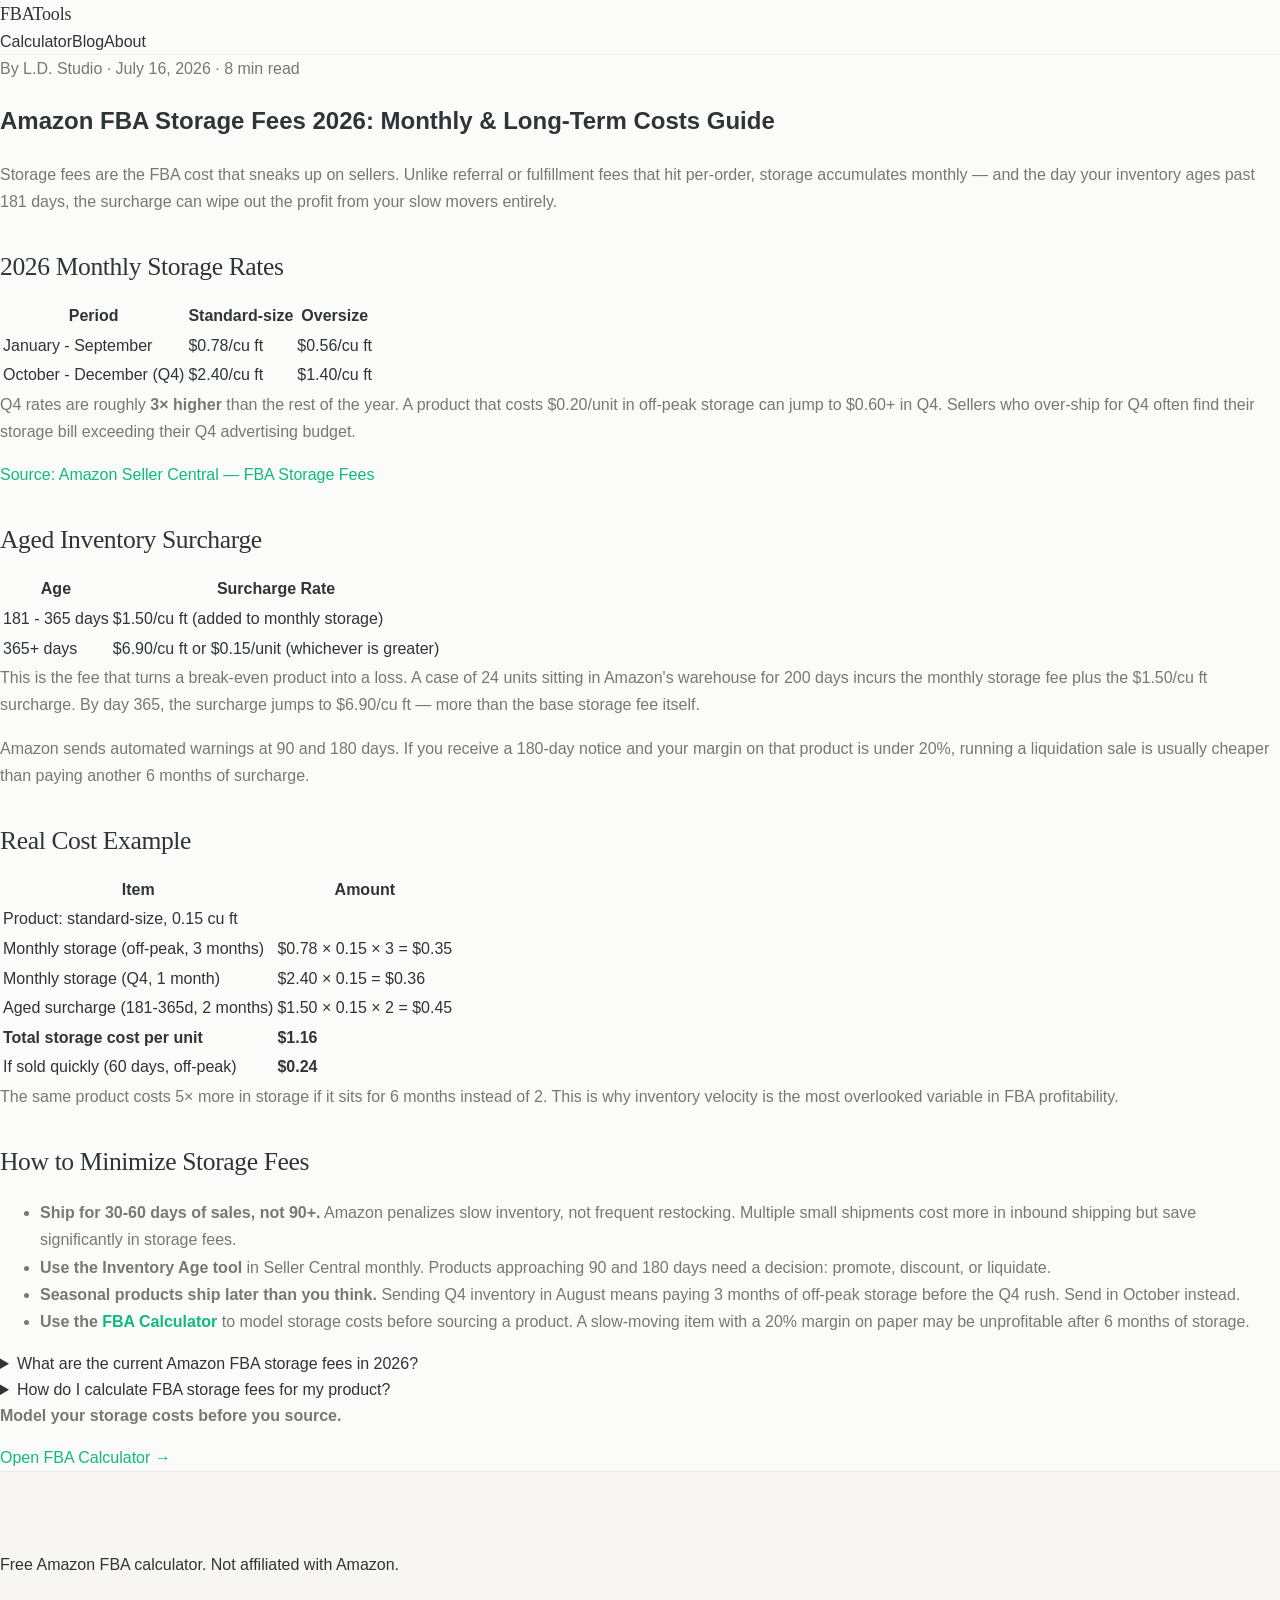
<file: blog/amazon-fba-storage-fees-2026/index.html>
<!doctype html>
<html lang="en">
<head>
<meta charset="utf-8" />
<meta name="viewport" content="width=device-width, initial-scale=1" />
<title>Amazon FBA Storage Fees 2026: Monthly & Long-Term Costs Guide | FBATools</title>
<meta name="description" content="Complete guide to Amazon FBA storage fees in 2026. Monthly rates ($0.78-$2.40/cu ft), Q4 peak pricing (3x), long-term aged inventory surcharges (181+ days), and strategies to minimize storage costs." />
<link rel="canonical" href="https://fbatools.zh.kg/blog/amazon-fba-storage-fees-2026/" />
<meta property="og:title" content="Amazon FBA Storage Fees 2026: Monthly & Long-Term Costs Guide" />
<meta property="og:description" content="Full breakdown of Amazon FBA storage fees in 2026: monthly rates by season, aged inventory surcharges, and how to calculate your actual storage cost per unit." />
<meta property="og:type" content="article" />
<link rel="stylesheet" href="/assets/css/site.css" />
<script type="application/ld+json">
{"@context":"https://schema.org","@type":"Article","headline":"Amazon FBA Storage Fees 2026: Monthly & Long-Term Costs Guide","author":{"@type":"Person","name":"L.D. Studio"},"publisher":{"@type":"Organization","name":"FBATools"},"datePublished":"2026-07-16","dateModified":"2026-07-16"}
</script>
<script type="application/ld+json">
{"@context":"https://schema.org","@type":"FAQPage","mainEntity":[
{"@type":"Question","name":"How much does Amazon FBA storage cost per month in 2026?","acceptedAnswer":{"@type":"Answer","text":"Standard-size storage ranges from $0.78/cu ft (Jan-Sep) to $2.40/cu ft (Oct-Dec). Oversize ranges from $0.56 to $1.40. Q4 rates are roughly 3× higher than off-peak, so timing your inventory is critical."}},
{"@type":"Question","name":"What is the aged inventory surcharge for FBA?","acceptedAnswer":{"@type":"Answer","text":"Inventory aged 181-365 days incurs an additional $1.50/cu ft surcharge. Items aged 365+ days incur $6.90/cu ft or $0.15/unit, whichever is greater. This is on top of regular monthly storage fees."}},
{"@type":"Question","name":"How do I reduce Amazon FBA storage fees?","acceptedAnswer":{"@type":"Answer","text":"Ship inventory for 30-60 days of sales, not 90+. Use FBA Inventory Age tool to identify slow movers, run promotions on aging stock, and avoid sending large quantities of seasonal products too early. Use the FBA Calculator to model storage costs before sourcing."}}
]}
</script>
</head>
<body>
<header class="site-header">
  <a href="/" class="logo">FBATools</a>
  <nav><a href="/">Calculator</a><a href="/blog/">Blog</a><a href="/about/">About</a></nav>
</header>
<main class="blog-post">
  <article>
    <p class="post-meta">By L.D. Studio &middot; July 16, 2026 &middot; 8 min read</p>
    <h1>Amazon FBA Storage Fees 2026: Monthly & Long-Term Costs Guide</h1>
    <p class="post-lede">Storage fees are the FBA cost that sneaks up on sellers. Unlike referral or fulfillment fees that hit per-order, storage accumulates monthly — and the day your inventory ages past 181 days, the surcharge can wipe out the profit from your slow movers entirely.</p>

    <h2>2026 Monthly Storage Rates</h2>
    <table class="comparison-table">
      <thead><tr><th>Period</th><th>Standard-size</th><th>Oversize</th></tr></thead>
      <tbody>
        <tr><td>January - September</td><td>$0.78/cu ft</td><td>$0.56/cu ft</td></tr>
        <tr><td>October - December (Q4)</td><td>$2.40/cu ft</td><td>$1.40/cu ft</td></tr>
      </tbody>
    </table>
    <p>Q4 rates are roughly <strong>3× higher</strong> than the rest of the year. A product that costs $0.20/unit in off-peak storage can jump to $0.60+ in Q4. Sellers who over-ship for Q4 often find their storage bill exceeding their Q4 advertising budget.</p>
    <p><a href="https://sellercentral.amazon.com/help/hub/reference/G20068480" target="_blank" rel="noopener">Source: Amazon Seller Central — FBA Storage Fees</a></p>

    <h2>Aged Inventory Surcharge</h2>
    <table class="comparison-table">
      <thead><tr><th>Age</th><th>Surcharge Rate</th></tr></thead>
      <tbody>
        <tr><td>181 - 365 days</td><td>$1.50/cu ft (added to monthly storage)</td></tr>
        <tr><td>365+ days</td><td>$6.90/cu ft or $0.15/unit (whichever is greater)</td></tr>
      </tbody>
    </table>
    <p>This is the fee that turns a break-even product into a loss. A case of 24 units sitting in Amazon's warehouse for 200 days incurs the monthly storage fee plus the $1.50/cu ft surcharge. By day 365, the surcharge jumps to $6.90/cu ft — more than the base storage fee itself.</p>
    <p>Amazon sends automated warnings at 90 and 180 days. If you receive a 180-day notice and your margin on that product is under 20%, running a liquidation sale is usually cheaper than paying another 6 months of surcharge.</p>

    <h2>Real Cost Example</h2>
    <table class="comparison-table">
      <thead><tr><th>Item</th><th>Amount</th></tr></thead>
      <tbody>
        <tr><td>Product: standard-size, 0.15 cu ft</td><td></td></tr>
        <tr><td>Monthly storage (off-peak, 3 months)</td><td>$0.78 × 0.15 × 3 = $0.35</td></tr>
        <tr><td>Monthly storage (Q4, 1 month)</td><td>$2.40 × 0.15 = $0.36</td></tr>
        <tr><td>Aged surcharge (181-365d, 2 months)</td><td>$1.50 × 0.15 × 2 = $0.45</td></tr>
        <tr><td><strong>Total storage cost per unit</strong></td><td><strong>$1.16</strong></td></tr>
        <tr><td>If sold quickly (60 days, off-peak)</td><td><strong>$0.24</strong></td></tr>
      </tbody>
    </table>
    <p>The same product costs 5× more in storage if it sits for 6 months instead of 2. This is why inventory velocity is the most overlooked variable in FBA profitability.</p>

    <h2>How to Minimize Storage Fees</h2>
    <ul>
      <li><strong>Ship for 30-60 days of sales, not 90+.</strong> Amazon penalizes slow inventory, not frequent restocking. Multiple small shipments cost more in inbound shipping but save significantly in storage fees.</li>
      <li><strong>Use the Inventory Age tool</strong> in Seller Central monthly. Products approaching 90 and 180 days need a decision: promote, discount, or liquidate.</li>
      <li><strong>Seasonal products ship later than you think.</strong> Sending Q4 inventory in August means paying 3 months of off-peak storage before the Q4 rush. Send in October instead.</li>
      <li><strong>Use the <a href="https://fbatools.zh.kg/">FBA Calculator</a></strong> to model storage costs before sourcing a product. A slow-moving item with a 20% margin on paper may be unprofitable after 6 months of storage.</li>
    </ul>

    <details><summary>What are the current Amazon FBA storage fees in 2026?</summary><p>Standard-size: $0.78/cu ft (Jan-Sep), $2.40/cu ft (Oct-Dec). Oversize: $0.56/cu ft (Jan-Sep), $1.40/cu ft (Oct-Dec). Aged inventory surcharge: $1.50/cu ft (181-365d), $6.90/cu ft (365+d).</p></details>
    <details><summary>How do I calculate FBA storage fees for my product?</summary><p>Multiply your product's cubic footage by the current monthly rate. Add the aged surcharge if applicable. Use the FBA Calculator at fbatools.zh.kg to model storage costs for any product size.</p></details>

    <div class="post-cta">
      <p><strong>Model your storage costs before you source.</strong></p>
      <a href="https://fbatools.zh.kg/" class="button">Open FBA Calculator →</a>
    </div>
  </article>
</main>
<footer class="site-footer">
  <p>Free Amazon FBA calculator. Not affiliated with Amazon.</p>
</footer>
</body>
</html>
</file>
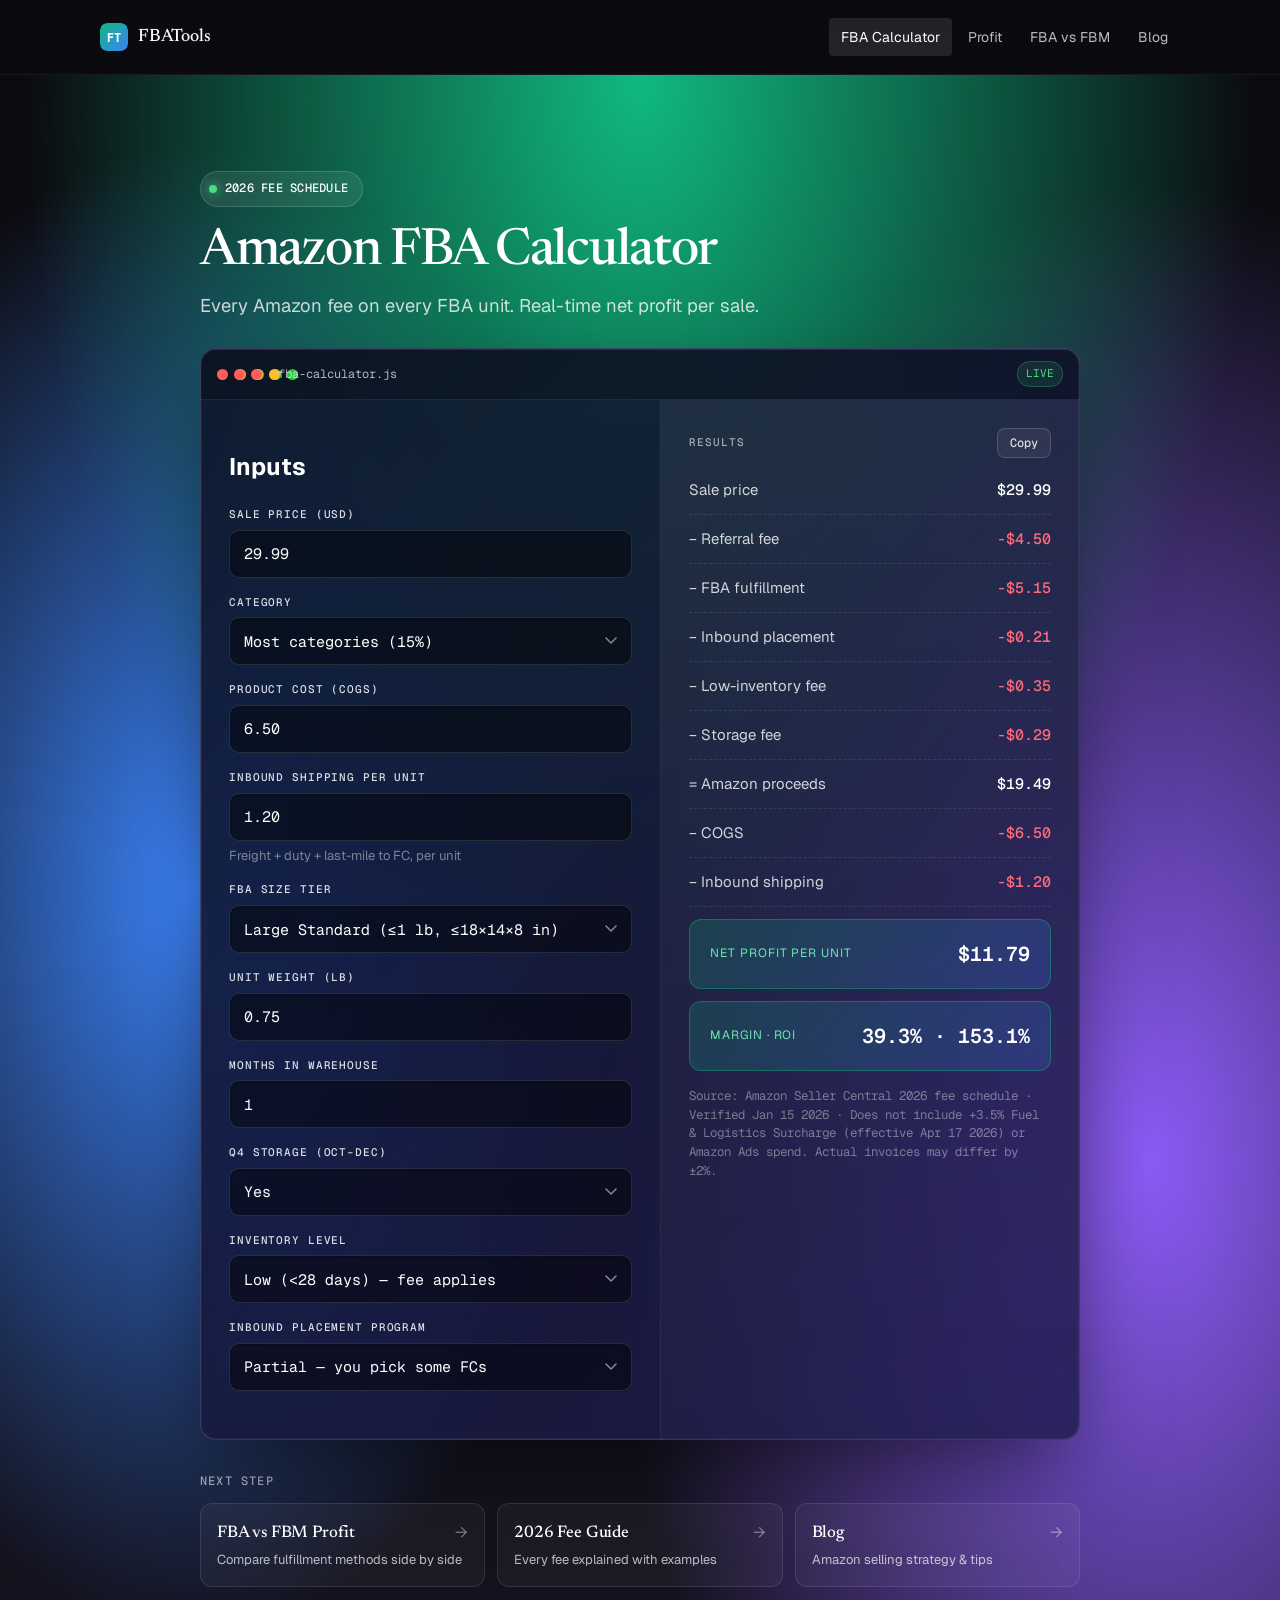
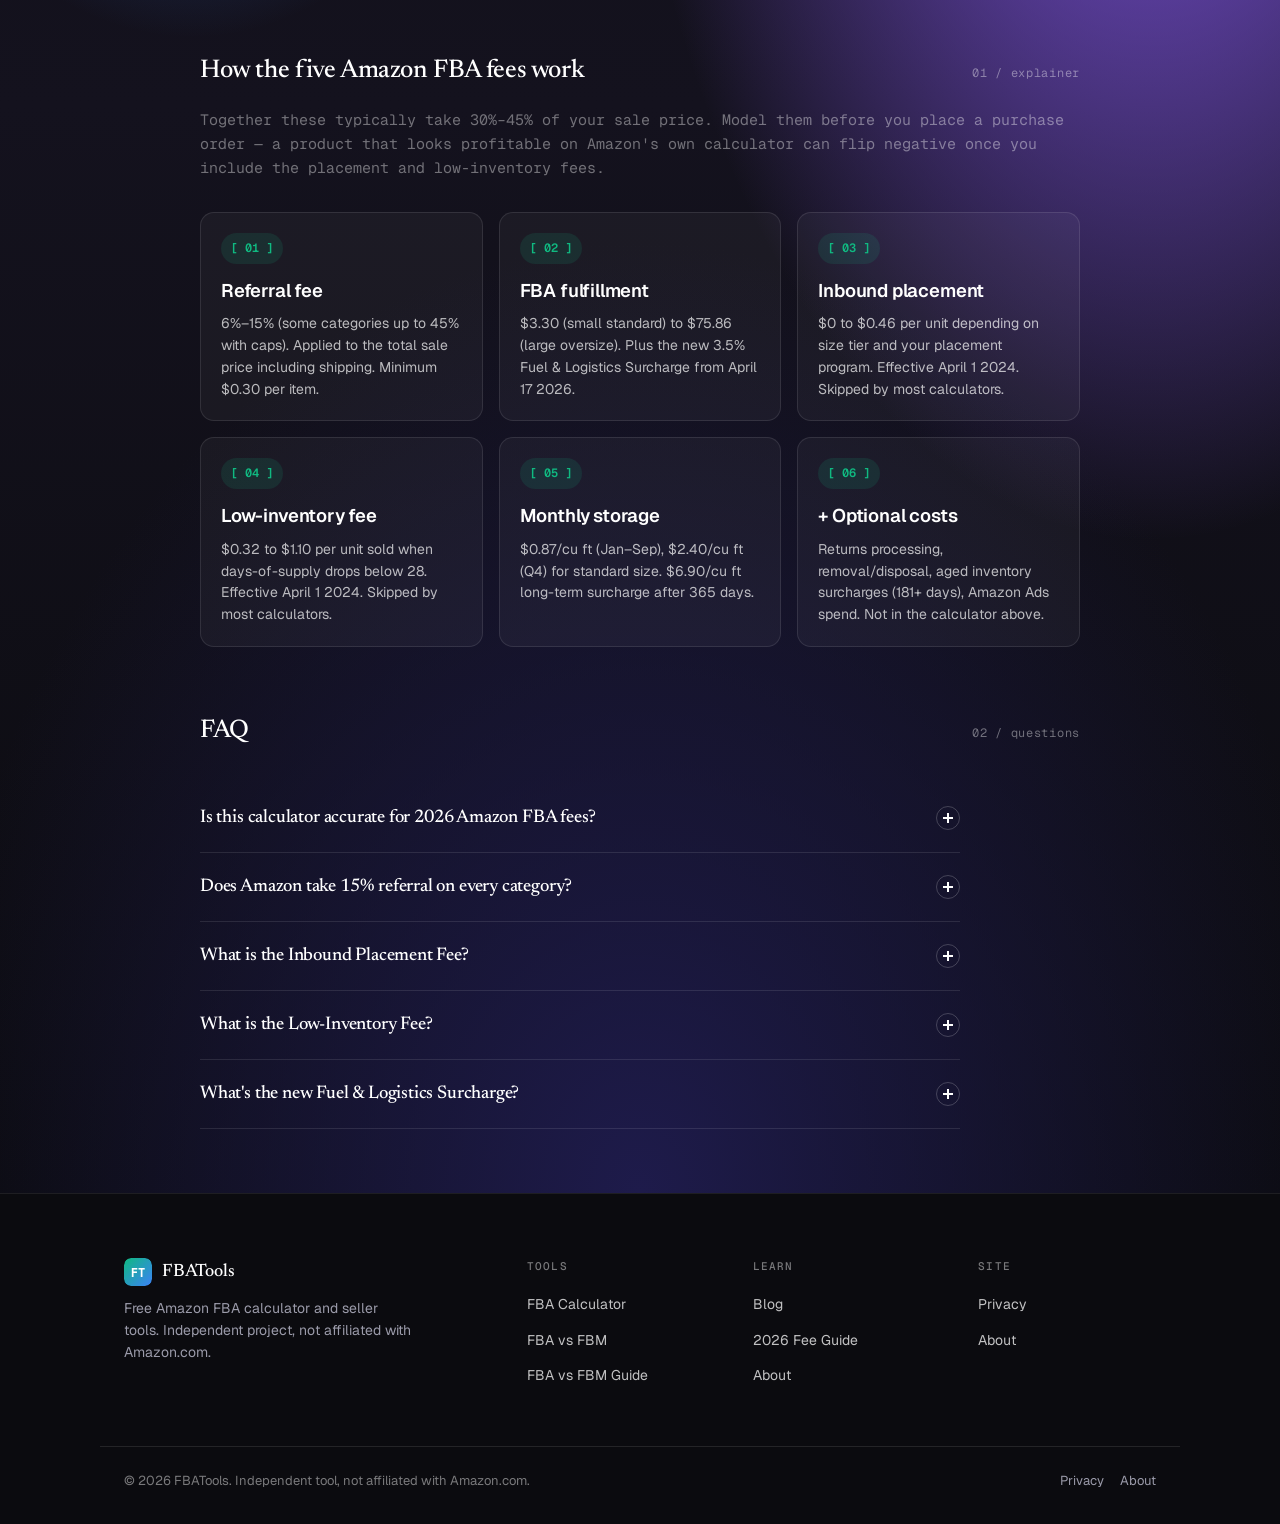
<file: tools/fba-calculator/index.html>
<!doctype html>
<html lang="en">
<head>
<meta charset="utf-8" />
<meta name="viewport" content="width=device-width, initial-scale=1, viewport-fit=cover" />
<title>Amazon FBA Calculator 2026 — FBA Fees &amp; Profit | FBATools</title>
<meta name="description" content="Free Amazon FBA calculator for 2026. Calculate FBA fulfillment fees, referral fees, inbound placement fees, low-inventory fees, storage fees and true net profit." />
<meta name="keywords" content="amazon fba calculator, fba fee calculator, fba profit calculator, amazon fba fees 2026, fba inbound placement fee, fba low inventory fee" />
<link rel="canonical" href="https://fbatools.zh.kg/tools/fba-calculator/" />
<meta property="og:title" content="Amazon FBA Calculator 2026" />
<meta property="og:description" content="Calculate FBA fees, profit margins, and ROI instantly. Updated for 2026." />
<meta property="og:url" content="https://fbatools.zh.kg/tools/fba-calculator/" />
<link rel="icon" type="image/svg+xml" href="/assets/images/logo.svg" />
<link rel="preconnect" href="https://fonts.googleapis.com" />
<link rel="preconnect" href="https://fonts.gstatic.com" crossorigin />
<link rel="stylesheet" href="https://fonts.googleapis.com/css2?family=Newsreader:ital,opsz,wght@0,6..72,400;0,6..72,500;0,6..72,600;1,6..72,400;1,6..72,500&family=Geist:wght@400;500;600&family=Geist+Mono:wght@400;500&display=swap" />
<link rel="stylesheet" href="/assets/css/site.css" />
<script type="application/ld+json">
{
  "@context": "https://schema.org",
  "@type": "WebApplication",
  "name": "Amazon FBA Calculator 2026",
  "url": "https://fbatools.zh.kg/tools/fba-calculator/",
  "applicationCategory": "BusinessApplication",
  "operatingSystem": "Any",
  "offers": {"@type": "Offer", "price": "0", "priceCurrency": "USD"}
}
</script>
</head>
<body class="tool-calc">
<a class="skip-link" href="#main">Skip to main content</a>
<header class="site-header">
  <div class="container header-inner">
    <a href="/" class="logo">
      <img src="/assets/images/logo.svg" alt="" />
      <span>FBATools</span>
    </a>
    <nav class="main-nav" aria-label="Primary">
      <a href="/tools/fba-calculator/" aria-current="page">FBA Calculator</a>
      <a href="/tools/profit-calculator/">Profit</a>
      <a href="/tools/fba-vs-fbm/">FBA vs FBM</a>
      <a href="/blog/">Blog</a>
    </nav>
  </div>
</header>

<main id="main" class="tool-calc-main">
  <div class="container">
    <div class="tool-header">
      <span class="eyebrow"><span class="dot"></span> 2026 fee schedule</span>
      <h1>Amazon FBA Calculator</h1>
      <p class="subtitle">Every Amazon fee on every FBA unit. Real-time net profit per sale.</p>
    </div>

    <div class="calc-window">
      <div class="calc-titlebar">
        <div class="traffic" aria-hidden="true"><span></span><span></span><span></span></div>
        <span class="calc-name">fba-calculator.js</span>
        <span class="calc-badge">LIVE</span>
      </div>
      <div class="calc-body">
        <div class="calc-inputs">
          <h2>Inputs</h2>
          <div class="form-row">
            <label for="salePrice">Sale price (USD)</label>
            <input type="number" id="salePrice" value="29.99" step="0.01" min="0" />
          </div>
          <div class="form-row">
            <label for="category">Category</label>
            <select id="category">
              <option value="0.15" selected>Most categories (15%)</option>
              <option value="0.08">Electronics / Computers (8%)</option>
              <option value="0.08">Cell Phones / Beauty / Grocery (8%)</option>
              <option value="0.17">Clothing / Shoes (17%)</option>
              <option value="0.20">Jewelry (20%, $250+) (5%)</option>
              <option value="0.45">Amazon Device Accessories (45%, capped $0.30)</option>
            </select>
          </div>
          <div class="form-row">
            <label for="cogs">Product cost (COGS)</label>
            <input type="number" id="cogs" value="6.50" step="0.01" min="0" />
          </div>
          <div class="form-row">
            <label for="shippingInbound">Inbound shipping per unit</label>
            <input type="number" id="shippingInbound" value="1.20" step="0.01" min="0" />
            <div class="hint">Freight + duty + last-mile to FC, per unit</div>
          </div>
          <div class="form-row">
            <label for="sizeTier">FBA size tier</label>
            <select id="sizeTier">
              <option value="small_standard">Small Standard (&le;6 oz, &le;10&times;8&times;2 in)</option>
              <option value="large_standard" selected>Large Standard (&le;1 lb, &le;18&times;14&times;8 in)</option>
              <option value="small_oversize">Small Oversize (&le;50 lb, &le;108&times;84&times;42 in)</option>
              <option value="medium_oversize">Medium Oversize</option>
              <option value="large_oversize">Large Oversize (&le;150 lb)</option>
            </select>
          </div>
          <div class="form-row">
            <label for="weight">Unit weight (lb)</label>
            <input type="number" id="weight" value="0.75" step="0.01" min="0" />
          </div>
          <div class="form-row">
            <label for="storageMonths">Months in warehouse</label>
            <input type="number" id="storageMonths" value="1" step="0.1" min="0" />
          </div>
          <div class="form-row">
            <label for="isQ4">Q4 storage (Oct&ndash;Dec)</label>
            <select id="isQ4">
              <option value="0">No</option>
              <option value="1" selected>Yes</option>
            </select>
          </div>
          <div class="form-row">
            <label for="inventoryLevel">Inventory level</label>
            <select id="inventoryLevel">
              <option value="ok">Healthy &mdash; Low-Inventory Fee does not apply</option>
              <option value="low" selected>Low (&lt;28 days) &mdash; fee applies</option>
            </select>
          </div>
          <div class="form-row">
            <label for="placement">Inbound placement program</label>
            <select id="placement">
              <option value="minimal">Minimal &mdash; Amazon assigns FCs</option>
              <option value="partial" selected>Partial &mdash; you pick some FCs</option>
              <option value="amazon_partnered">Amazon Partnered Carrier</option>
            </select>
          </div>
        </div>

        <div class="calc-results">
          <div class="calc-results-head">
            <span class="calc-results-title">Results</span>
            <button class="copy-results-btn" type="button" data-copy-target="results">Copy</button>
          </div>
          <div class="result-row"><span class="label">Sale price</span><span class="value" id="r_sale">$29.99</span></div>
          <div class="result-row negative"><span class="label">&minus; Referral fee</span><span class="value" id="r_referral">&minus;$4.50</span></div>
          <div class="result-row negative"><span class="label">&minus; FBA fulfillment</span><span class="value" id="r_fulfillment">&minus;$4.98</span></div>
          <div class="result-row negative"><span class="label">&minus; Inbound placement</span><span class="value" id="r_placement">&minus;$0.21</span></div>
          <div class="result-row negative"><span class="label">&minus; Low-inventory fee</span><span class="value" id="r_lowInv">&minus;$0.35</span></div>
          <div class="result-row negative"><span class="label">&minus; Storage fee</span><span class="value" id="r_storage">&minus;$0.10</span></div>
          <div class="result-row"><span class="label">= Amazon proceeds</span><span class="value" id="r_proceeds">$19.85</span></div>
          <div class="result-row negative"><span class="label">&minus; COGS</span><span class="value" id="r_cogs">&minus;$6.50</span></div>
          <div class="result-row negative"><span class="label">&minus; Inbound shipping</span><span class="value" id="r_ship">&minus;$1.20</span></div>
          <div class="result-row highlight"><span class="label">Net profit per unit</span><span class="value" id="r_profit">$12.15</span></div>
          <div class="result-row highlight"><span class="label">Margin &middot; ROI</span><span class="value" id="r_roi">40.5% / 157.8%</span></div>
          <p class="source-note">Source: Amazon Seller Central 2026 fee schedule &middot; Verified Jan 15 2026 &middot; Does not include +3.5% Fuel &amp; Logistics Surcharge (effective Apr 17 2026) or Amazon Ads spend. Actual invoices may differ by &plusmn;2%.</p>
        </div>
      </div>
    </div>

    <div class="nextstep">
      <div class="nextstep-head">Next step</div>
      <div class="nextstep-grid">
        <a class="nextstep-card" href="/tools/profit-calculator/">
          <span class="nextstep-name">FBA vs FBM Profit</span>
          <span class="nextstep-desc">Compare fulfillment methods side by side</span>
          <span class="nextstep-arrow">&rarr;</span>
        </a>
        <a class="nextstep-card" href="/blog/amazon-fba-fees-2026/">
          <span class="nextstep-name">2026 Fee Guide</span>
          <span class="nextstep-desc">Every fee explained with examples</span>
          <span class="nextstep-arrow">&rarr;</span>
        </a>
        <a class="nextstep-card" href="/blog/">
          <span class="nextstep-name">Blog</span>
          <span class="nextstep-desc">Amazon selling strategy &amp; tips</span>
          <span class="nextstep-arrow">&rarr;</span>
        </a>
      </div>
    </div>

    <section style="max-width:880px; margin:64px auto 0;">
      <div class="section-header">
        <h2>How the five Amazon FBA fees work</h2>
        <span class="section-tag">01 / explainer</span>
      </div>
      <p class="source-note" style="font-size:15px; line-height:1.6; margin-bottom:32px;">Together these typically take 30%&ndash;45% of your sale price. Model them before you place a purchase order &mdash; a product that looks profitable on Amazon's own calculator can flip negative once you include the placement and low-inventory fees.</p>
      <div class="features">
        <div class="feature"><div class="icon">[ 01 ]</div><h3>Referral fee</h3><p>6%&ndash;15% (some categories up to 45% with caps). Applied to the total sale price including shipping. Minimum $0.30 per item.</p></div>
        <div class="feature"><div class="icon">[ 02 ]</div><h3>FBA fulfillment</h3><p>$3.30 (small standard) to $75.86 (large oversize). Plus the new 3.5% Fuel &amp; Logistics Surcharge from April 17 2026.</p></div>
        <div class="feature"><div class="icon">[ 03 ]</div><h3>Inbound placement</h3><p>$0 to $0.46 per unit depending on size tier and your placement program. Effective April 1 2024. Skipped by most calculators.</p></div>
        <div class="feature"><div class="icon">[ 04 ]</div><h3>Low-inventory fee</h3><p>$0.32 to $1.10 per unit sold when days-of-supply drops below 28. Effective April 1 2024. Skipped by most calculators.</p></div>
        <div class="feature"><div class="icon">[ 05 ]</div><h3>Monthly storage</h3><p>$0.87/cu ft (Jan&ndash;Sep), $2.40/cu ft (Q4) for standard size. $6.90/cu ft long-term surcharge after 365 days.</p></div>
        <div class="feature"><div class="icon">[ 06 ]</div><h3>+ Optional costs</h3><p>Returns processing, removal/disposal, aged inventory surcharges (181+ days), Amazon Ads spend. Not in the calculator above.</p></div>
      </div>
    </section>

    <section style="max-width:880px; margin:64px auto 0;">
      <div class="section-header">
        <h2>FAQ</h2>
        <span class="section-tag">02 / questions</span>
      </div>
      <div class="faq">
        <details>
          <summary>Is this calculator accurate for 2026 Amazon FBA fees?<span class="sign" aria-hidden="true"></span></summary>
          <p>Fee tables are sourced from Amazon's 2026 published US schedule, verified against the January 15 2026 announcement and cross-checked with FeeYield's June 27 2026 update. Real Amazon statements can differ by &plusmn;2% due to aged-inventory surcharges, removals, returns, and product-specific overrides.</p>
        </details>
        <details>
          <summary>Does Amazon take 15% referral on every category?<span class="sign" aria-hidden="true"></span></summary>
          <p>No. Most consumer categories are 15%, but Consumer Electronics, Computers, Cell Phones, Beauty, and Grocery are 8%. Clothing is 17%. Jewelry is 20% (5% for items over $250). Amazon Device Accessories are 45% capped at $0.30.</p>
        </details>
        <details>
          <summary>What is the Inbound Placement Fee?<span class="sign" aria-hidden="true"></span></summary>
          <p>Effective April 1 2024. Charged per unit shipped to Amazon, based on your size tier and the placement program you choose. "Minimal" (Amazon assigns FCs) is cheapest. "Partial" (you pick some FCs) is the middle tier. A typical 0.75 lb large-standard item on Partial pays $0.21 per unit.</p>
        </details>
        <details>
          <summary>What is the Low-Inventory Fee?<span class="sign" aria-hidden="true"></span></summary>
          <p>Effective April 1 2024. Charged per unit sold when your historical days-of-supply is below 28 days relative to recent demand. It applies only to standard-size units. The fix: keep at least 4 weeks of forward inventory for your best-selling SKUs &mdash; the penalty is more expensive than the carrying cost.</p>
        </details>
        <details>
          <summary>What's the new Fuel &amp; Logistics Surcharge?<span class="sign" aria-hidden="true"></span></summary>
          <p>Effective April 17 2026 in the US and Canada (Multi-Channel Fulfillment and Buy with Prime followed May 2). Amazon added a +3.5% surcharge on FBA fulfillment fees, calculated on the fulfillment fee (not your sale price). On a $4.75 fulfillment fee that's about $0.17 per unit. No end date announced.</p>
        </details>
      </div>
    </section>
  </div>
</main>

<footer class="site-footer">
  <div class="footer-grid">
    <div class="footer-brand">
      <a class="logo" href="/"><img src="/assets/images/logo.svg" alt="" /><span>FBATools</span></a>
      <p>Free Amazon FBA calculator and seller tools. Independent project, not affiliated with Amazon.com.</p>
    </div>
    <div class="footer-col">
      <h4>Tools</h4>
      <ul>
        <li><a href="/tools/fba-calculator/">FBA Calculator</a></li>
        <li><a href="/tools/profit-calculator/">FBA vs FBM</a></li>
        <li><a href="/tools/fba-vs-fbm/">FBA vs FBM Guide</a></li>
      </ul>
    </div>
    <div class="footer-col">
      <h4>Learn</h4>
      <ul>
        <li><a href="/blog/">Blog</a></li>
        <li><a href="/blog/amazon-fba-fees-2026/">2026 Fee Guide</a></li>
        <li><a href="/about/">About</a></li>
      </ul>
    </div>
    <div class="footer-col">
      <h4>Site</h4>
      <ul>
        <li><a href="/privacy/">Privacy</a></li>
        <li><a href="/about/">About</a></li>
      </ul>
    </div>
  </div>
  <p class="copyright">
    <span>&copy; 2026 FBATools. Independent tool, not affiliated with Amazon.com.</span>
    <span class="links"><a href="/privacy/">Privacy</a><a href="/about/">About</a></span>
  </p>
</footer>
<script src="/assets/js/fba-calculator.js"></script>
<script src="/assets/js/copy-results.js"></script>
</body>
</html>
</file>
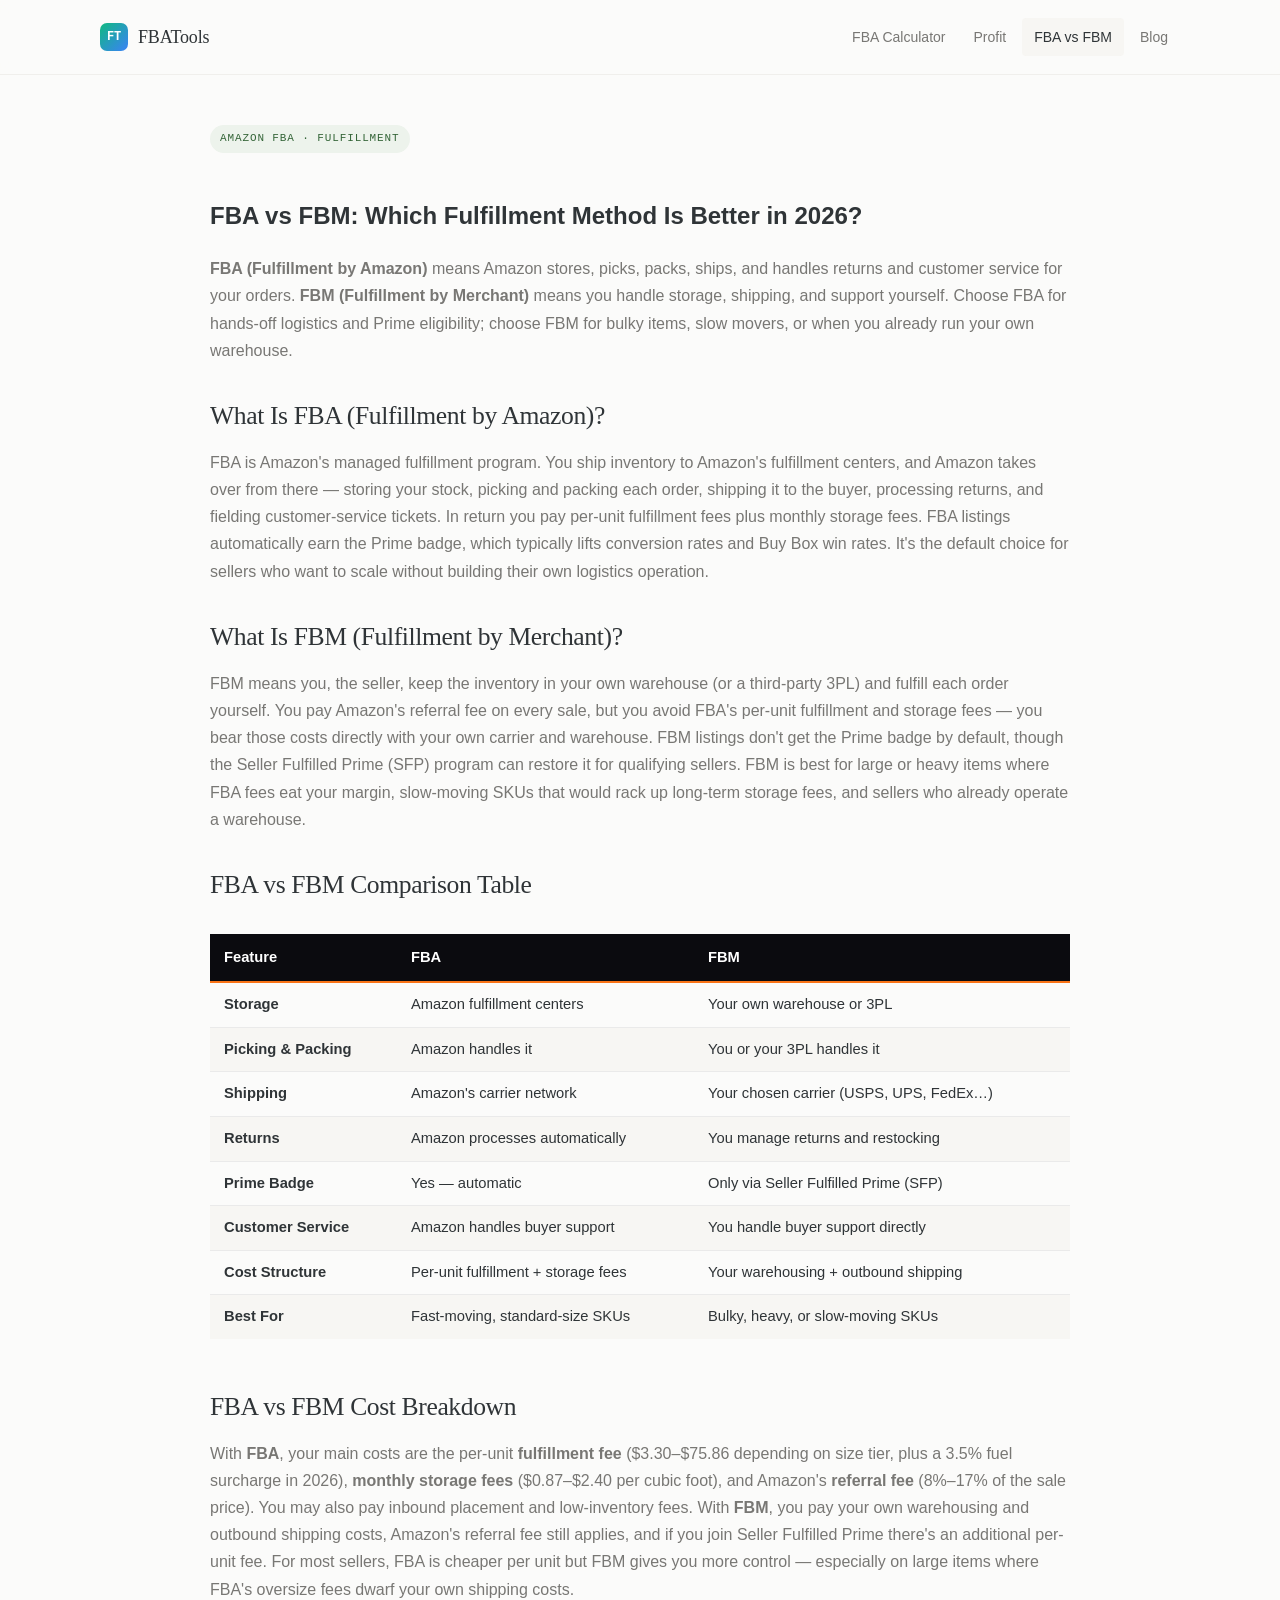
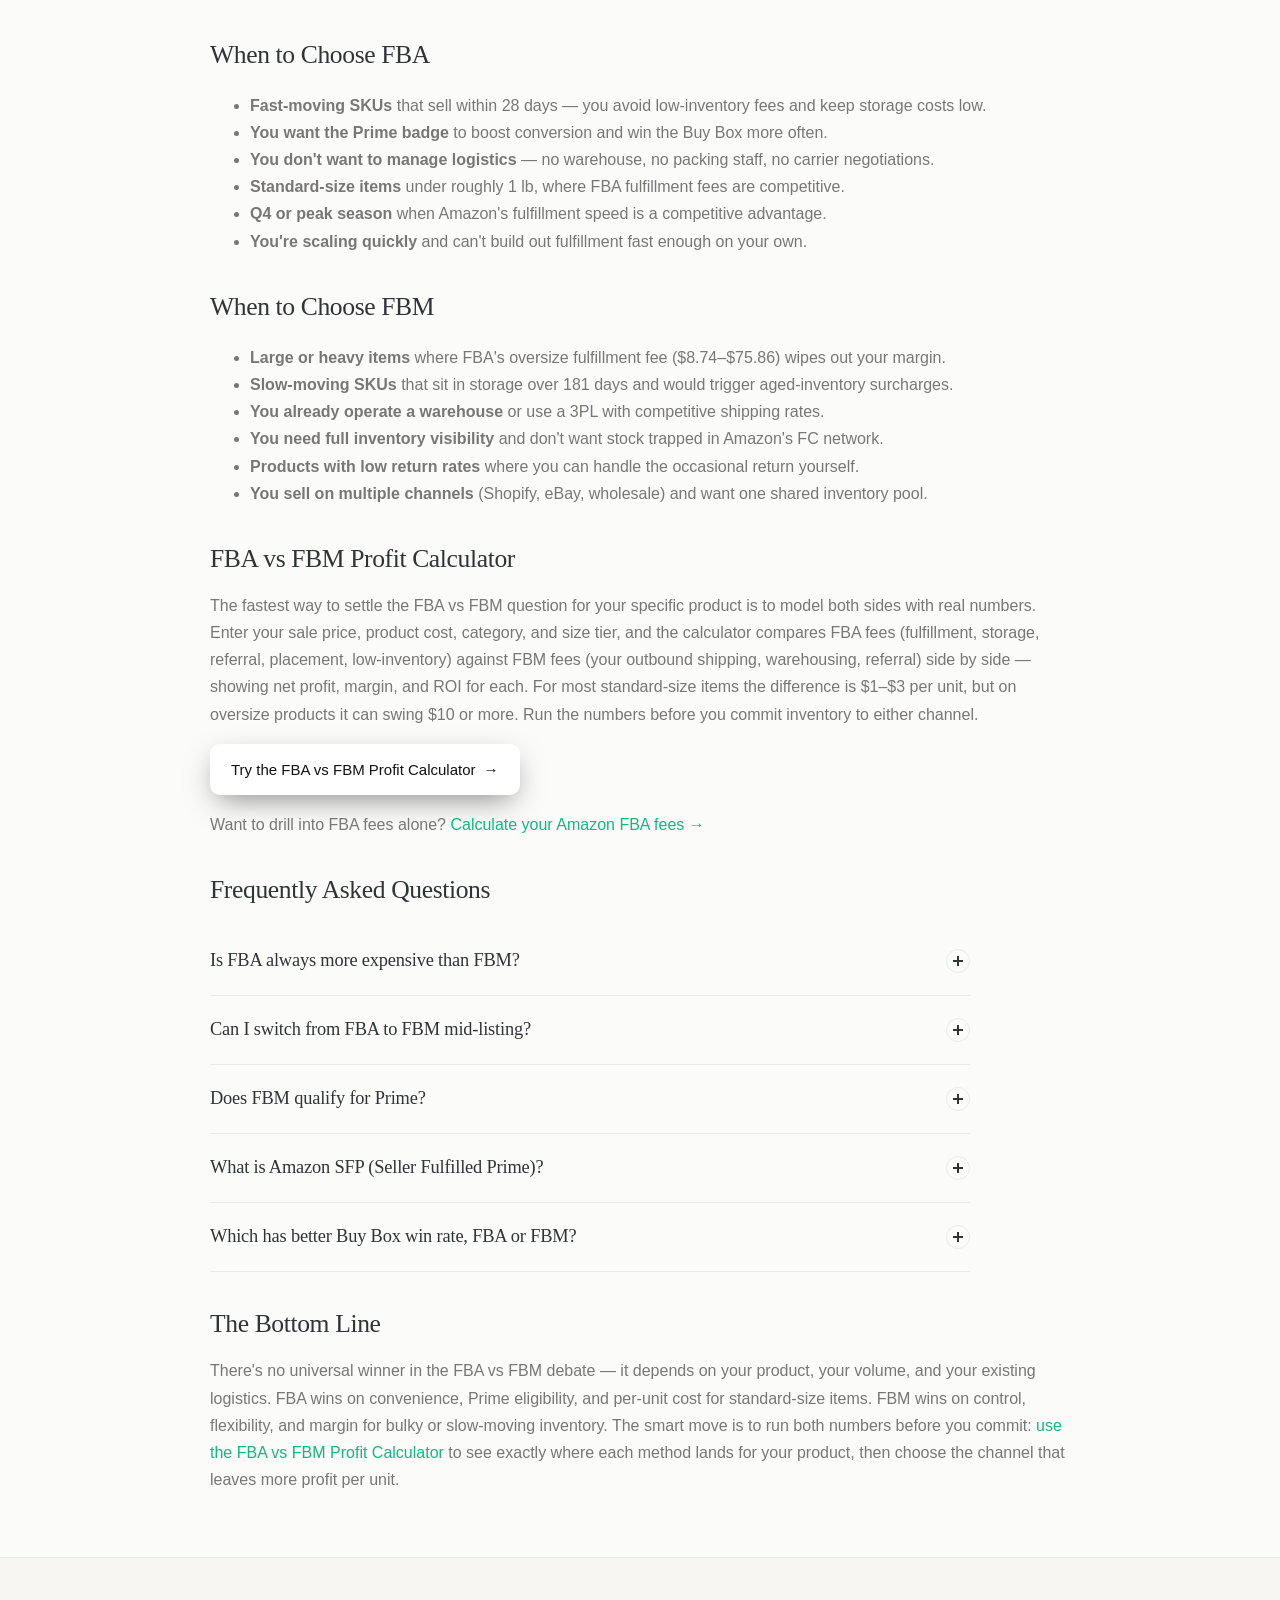
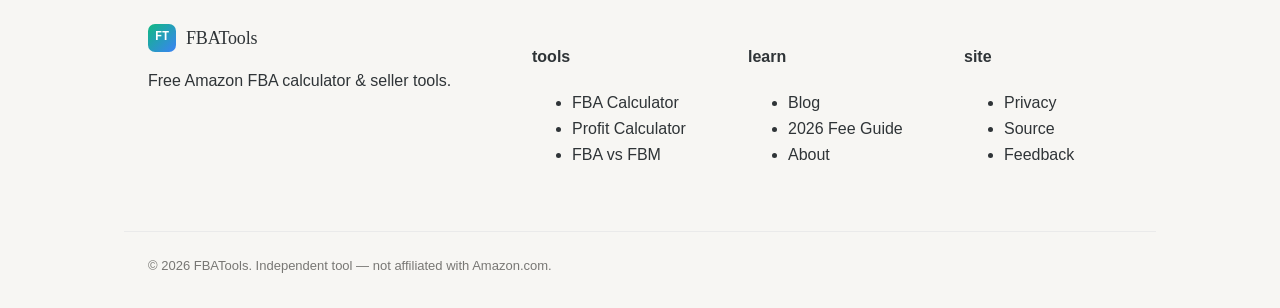
<file: tools/fba-vs-fbm/index.html>
<!doctype html>
<html lang="en" translate="no">
<head>
<meta charset="utf-8" />
<meta name="viewport" content="width=device-width, initial-scale=1, viewport-fit=cover" />
<title>FBA vs FBM: Which Is Better in 2026? Pros, Cons, Costs</title>
<meta name="description" content="FBA vs FBM in 2026: compare fees, Prime eligibility, storage, returns, and real profit per unit. Find out which fulfillment method wins for your product." />
<link rel="canonical" href="https://fbatools.zh.kg/tools/fba-vs-fbm/" />
<link rel="preconnect" href="https://fonts.googleapis.com" />
<link rel="preconnect" href="https://fonts.gstatic.com" crossorigin />
<link rel="stylesheet" href="https://fonts.googleapis.com/css2?family=IBM+Plex+Mono:wght@400;500;600;700&family=IBM+Plex+Sans:wght@400;500;600;700&display=swap" />
<link rel="stylesheet" href="/assets/css/site.css" />
<link rel="icon" type="image/svg+xml" href="/assets/images/favicon.svg" />

<meta property="og:title" content="FBA vs FBM: Which Is Better in 2026? Pros, Cons, Costs">
<meta property="og:type" content="website">
<meta property="og:image" content="https://fbatools.zh.kg/assets/images/og-default.jpg">
<meta property="og:url" content="https://fbatools.zh.kg/tools/fba-vs-fbm/">
<meta property="og:description" content="FBA vs FBM in 2026: compare fees, Prime eligibility, storage, returns, and real profit per unit. Find out which fulfillment method wins for your product.">
<meta name="twitter:card" content="summary_large_image">
<meta name="twitter:title" content="FBA vs FBM: Which Is Better in 2026? Pros, Cons, Costs">
<meta name="twitter:description" content="FBA vs FBM in 2026: compare fees, Prime eligibility, storage, returns, and real profit per unit. Find out which fulfillment method wins for your product.">
<meta name="twitter:image" content="https://fbatools.zh.kg/assets/images/og-default.jpg">

<script type="application/ld+json">
{
  "@context": "https://schema.org",
  "@graph": [
    {
      "@type": "BreadcrumbList",
      "@id": "https://fbatools.zh.kg/tools/fba-vs-fbm/#breadcrumb",
      "itemListElement": [
        {
          "@type": "ListItem",
          "position": 1,
          "name": "Home",
          "item": "https://fbatools.zh.kg/"
        },
        {
          "@type": "ListItem",
          "position": 2,
          "name": "Tools",
          "item": "https://fbatools.zh.kg/tools/"
        },
        {
          "@type": "ListItem",
          "position": 3,
          "name": "FBA vs FBM",
          "item": "https://fbatools.zh.kg/tools/fba-vs-fbm/"
        }
      ]
    },
    {
      "@type": "FAQPage",
      "@id": "https://fbatools.zh.kg/tools/fba-vs-fbm/#faqpage",
      "mainEntity": [
        {
          "@type": "Question",
          "name": "Is FBA always more expensive than FBM?",
          "acceptedAnswer": {
            "@type": "Answer",
            "text": "No. FBA is usually cheaper per unit for standard-size, fast-selling items because Amazon's fulfillment network is highly optimized. FBM becomes cheaper when FBA's oversize fees, long-term storage surcharges, or low-inventory fees kick in — typically on bulky, heavy, or slow-moving products."
          }
        },
        {
          "@type": "Question",
          "name": "Can I switch from FBA to FBM mid-listing?",
          "acceptedAnswer": {
            "@type": "Answer",
            "text": "Yes. You can change the fulfillment channel on any listing at any time from Seller Central. Create a removal order to pull existing FBA inventory back, then switch the listing to FBM. The transition takes a few days for inventory to return, but there's no penalty for switching."
          }
        },
        {
          "@type": "Question",
          "name": "Does FBM qualify for Prime?",
          "acceptedAnswer": {
            "@type": "Answer",
            "text": "Not by default. FBM listings don't carry the Prime badge unless you're enrolled in Seller Fulfilled Prime (SFP). SFP requires you to meet Amazon's delivery-speed and metric standards using your own shipping, and there's a per-unit fee — but it lets you keep Prime eligibility without sending inventory to Amazon."
          }
        },
        {
          "@type": "Question",
          "name": "What is Amazon SFP (Seller Fulfilled Prime)?",
          "acceptedAnswer": {
            "@type": "Answer",
            "text": "Seller Fulfilled Prime is a program that lets FBM sellers display the Prime badge on their own-fulfilled listings. You must ship from within the US, meet two-day delivery promises on Prime orders, maintain a low cancellation and late-shipment rate, and pay a per-unit SFP fee. It's ideal for sellers who want Prime branding without FBA's storage constraints."
          }
        },
        {
          "@type": "Question",
          "name": "Which has better Buy Box win rate, FBA or FBM?",
          "acceptedAnswer": {
            "@type": "Answer",
            "text": "FBA generally wins the Buy Box more often. Amazon's algorithm favors FBA listings for Prime-eligible offers, faster shipping, and Amazon-handled customer service. FBM sellers can compete on price and still win the Buy Box — especially with SFP — but they typically need a meaningfully lower price to take it from an FBA offer."
          }
        }
      ]
    },
    {
      "@type": "WebApplication",
      "@id": "https://fbatools.zh.kg/tools/fba-vs-fbm/#webapp",
      "name": "FBA vs FBM Comparison 2026",
      "url": "https://fbatools.zh.kg/tools/fba-vs-fbm/",
      "applicationCategory": "BusinessApplication",
      "operatingSystem": "Any",
      "offers": {
        "@type": "Offer",
        "price": "0",
        "priceCurrency": "USD"
      },
      "description": "FBA vs FBM in 2026: compare fees, Prime eligibility, storage, returns, and real profit per unit. Find out which fulfillment method wins for your product."
    }
  ]
}
</script>

</head>
<body>
<a class="skip-link" href="#main">Skip to main content</a>
<header class="site-header">
  <div class="container header-inner">
    <a href="/" class="logo"><span class="logo-mark">FT</span><span>FBATools</span></a>
    <nav class="main-nav">
      <a href="/tools/fba-calculator/">FBA Calculator</a>
      <a href="/tools/profit-calculator/">Profit</a>
      <a href="/tools/fba-vs-fbm/" class="active" aria-current="page">FBA vs FBM</a>
      <a href="/blog/">Blog</a>
    </nav>
  </div>
</header>

<main id="main" class="container" style="padding:var(--s-7) 0; max-width:860px;">
  <article>
    <span class="eyebrow">Amazon FBA &middot; Fulfillment</span>
    <h1>FBA vs FBM: Which Fulfillment Method Is Better in 2026?</h1>

    <p><strong>FBA (Fulfillment by Amazon)</strong> means Amazon stores, picks, packs, ships, and handles returns and customer service for your orders. <strong>FBM (Fulfillment by Merchant)</strong> means you handle storage, shipping, and support yourself. Choose FBA for hands-off logistics and Prime eligibility; choose FBM for bulky items, slow movers, or when you already run your own warehouse.</p>

    <h2 style="margin-top:var(--s-6);">What Is FBA (Fulfillment by Amazon)?</h2>
    <p>FBA is Amazon's managed fulfillment program. You ship inventory to Amazon's fulfillment centers, and Amazon takes over from there &mdash; storing your stock, picking and packing each order, shipping it to the buyer, processing returns, and fielding customer-service tickets. In return you pay per-unit fulfillment fees plus monthly storage fees. FBA listings automatically earn the Prime badge, which typically lifts conversion rates and Buy Box win rates. It's the default choice for sellers who want to scale without building their own logistics operation.</p>

    <h2 style="margin-top:var(--s-6);">What Is FBM (Fulfillment by Merchant)?</h2>
    <p>FBM means you, the seller, keep the inventory in your own warehouse (or a third-party 3PL) and fulfill each order yourself. You pay Amazon's referral fee on every sale, but you avoid FBA's per-unit fulfillment and storage fees &mdash; you bear those costs directly with your own carrier and warehouse. FBM listings don't get the Prime badge by default, though the Seller Fulfilled Prime (SFP) program can restore it for qualifying sellers. FBM is best for large or heavy items where FBA fees eat your margin, slow-moving SKUs that would rack up long-term storage fees, and sellers who already operate a warehouse.</p>

    <h2 style="margin-top:var(--s-6);">FBA vs FBM Comparison Table</h2>
    <div style="overflow-x:auto;">
    <table style="width:100%; border-collapse:collapse; font-size:.92rem; margin:var(--s-4) 0;">
      <thead>
        <tr style="background:#0B0B0F; color:#fff;">
          <th style="text-align:left; padding:12px 14px; font-family:var(--font-data); font-weight:600; border-bottom:2px solid var(--brand-1,#F97316);">Feature</th>
          <th style="text-align:left; padding:12px 14px; font-family:var(--font-data); font-weight:600; border-bottom:2px solid var(--brand-1,#F97316);">FBA</th>
          <th style="text-align:left; padding:12px 14px; font-family:var(--font-data); font-weight:600; border-bottom:2px solid var(--brand-1,#F97316);">FBM</th>
        </tr>
      </thead>
      <tbody>
        <tr style="border-bottom:1px solid var(--line,#E5E2DA);">
          <td style="padding:10px 14px; font-weight:600;">Storage</td>
          <td style="padding:10px 14px;">Amazon fulfillment centers</td>
          <td style="padding:10px 14px;">Your own warehouse or 3PL</td>
        </tr>
        <tr style="border-bottom:1px solid var(--line,#E5E2DA); background:#F7F6F3;">
          <td style="padding:10px 14px; font-weight:600;">Picking &amp; Packing</td>
          <td style="padding:10px 14px;">Amazon handles it</td>
          <td style="padding:10px 14px;">You or your 3PL handles it</td>
        </tr>
        <tr style="border-bottom:1px solid var(--line,#E5E2DA);">
          <td style="padding:10px 14px; font-weight:600;">Shipping</td>
          <td style="padding:10px 14px;">Amazon's carrier network</td>
          <td style="padding:10px 14px;">Your chosen carrier (USPS, UPS, FedEx&hellip;)</td>
        </tr>
        <tr style="border-bottom:1px solid var(--line,#E5E2DA); background:#F7F6F3;">
          <td style="padding:10px 14px; font-weight:600;">Returns</td>
          <td style="padding:10px 14px;">Amazon processes automatically</td>
          <td style="padding:10px 14px;">You manage returns and restocking</td>
        </tr>
        <tr style="border-bottom:1px solid var(--line,#E5E2DA);">
          <td style="padding:10px 14px; font-weight:600;">Prime Badge</td>
          <td style="padding:10px 14px;">Yes &mdash; automatic</td>
          <td style="padding:10px 14px;">Only via Seller Fulfilled Prime (SFP)</td>
        </tr>
        <tr style="border-bottom:1px solid var(--line,#E5E2DA); background:#F7F6F3;">
          <td style="padding:10px 14px; font-weight:600;">Customer Service</td>
          <td style="padding:10px 14px;">Amazon handles buyer support</td>
          <td style="padding:10px 14px;">You handle buyer support directly</td>
        </tr>
        <tr style="border-bottom:1px solid var(--line,#E5E2DA);">
          <td style="padding:10px 14px; font-weight:600;">Cost Structure</td>
          <td style="padding:10px 14px;">Per-unit fulfillment + storage fees</td>
          <td style="padding:10px 14px;">Your warehousing + outbound shipping</td>
        </tr>
        <tr style="background:#F7F6F3;">
          <td style="padding:10px 14px; font-weight:600;">Best For</td>
          <td style="padding:10px 14px;">Fast-moving, standard-size SKUs</td>
          <td style="padding:10px 14px;">Bulky, heavy, or slow-moving SKUs</td>
        </tr>
      </tbody>
    </table>
    </div>

    <h2 style="margin-top:var(--s-6);">FBA vs FBM Cost Breakdown</h2>
    <p>With <strong>FBA</strong>, your main costs are the per-unit <strong>fulfillment fee</strong> ($3.30&ndash;$75.86 depending on size tier, plus a 3.5% fuel surcharge in 2026), <strong>monthly storage fees</strong> ($0.87&ndash;$2.40 per cubic foot), and Amazon's <strong>referral fee</strong> (8%&ndash;17% of the sale price). You may also pay inbound placement and low-inventory fees. With <strong>FBM</strong>, you pay your own warehousing and outbound shipping costs, Amazon's referral fee still applies, and if you join Seller Fulfilled Prime there's an additional per-unit fee. For most sellers, FBA is cheaper per unit but FBM gives you more control &mdash; especially on large items where FBA's oversize fees dwarf your own shipping costs.</p>

    <h2 style="margin-top:var(--s-6);">When to Choose FBA</h2>
    <ul style="color:var(--ink-soft); line-height:1.7;">
      <li><strong>Fast-moving SKUs</strong> that sell within 28 days &mdash; you avoid low-inventory fees and keep storage costs low.</li>
      <li><strong>You want the Prime badge</strong> to boost conversion and win the Buy Box more often.</li>
      <li><strong>You don't want to manage logistics</strong> &mdash; no warehouse, no packing staff, no carrier negotiations.</li>
      <li><strong>Standard-size items</strong> under roughly 1 lb, where FBA fulfillment fees are competitive.</li>
      <li><strong>Q4 or peak season</strong> when Amazon's fulfillment speed is a competitive advantage.</li>
      <li><strong>You're scaling quickly</strong> and can't build out fulfillment fast enough on your own.</li>
    </ul>

    <h2 style="margin-top:var(--s-6);">When to Choose FBM</h2>
    <ul style="color:var(--ink-soft); line-height:1.7;">
      <li><strong>Large or heavy items</strong> where FBA's oversize fulfillment fee ($8.74&ndash;$75.86) wipes out your margin.</li>
      <li><strong>Slow-moving SKUs</strong> that sit in storage over 181 days and would trigger aged-inventory surcharges.</li>
      <li><strong>You already operate a warehouse</strong> or use a 3PL with competitive shipping rates.</li>
      <li><strong>You need full inventory visibility</strong> and don't want stock trapped in Amazon's FC network.</li>
      <li><strong>Products with low return rates</strong> where you can handle the occasional return yourself.</li>
      <li><strong>You sell on multiple channels</strong> (Shopify, eBay, wholesale) and want one shared inventory pool.</li>
    </ul>

    <h2 style="margin-top:var(--s-6);">FBA vs FBM Profit Calculator</h2>
    <p>The fastest way to settle the FBA vs FBM question for your specific product is to model both sides with real numbers. Enter your sale price, product cost, category, and size tier, and the calculator compares FBA fees (fulfillment, storage, referral, placement, low-inventory) against FBM fees (your outbound shipping, warehousing, referral) side by side &mdash; showing net profit, margin, and ROI for each. For most standard-size items the difference is $1&ndash;$3 per unit, but on oversize products it can swing $10 or more. Run the numbers before you commit inventory to either channel.</p>
    <p style="margin-top:var(--s-4);">
      <a class="btn btn-primary" href="/tools/profit-calculator/">Try the FBA vs FBM Profit Calculator <span class="arr">&rarr;</span></a>
    </p>
    <p style="margin-top:var(--s-3);">
      Want to drill into FBA fees alone? <a href="/tools/fba-calculator/">Calculate your Amazon FBA fees &rarr;</a>
    </p>

    <h2 style="margin-top:var(--s-6);">Frequently Asked Questions</h2>
    <div class="faq" style="margin-top:var(--s-4);">
      <details>
        <summary>Is FBA always more expensive than FBM?<span class="sign" aria-hidden="true"></span></summary>
        <div class="answer">
          <p>No. FBA is usually cheaper per unit for standard-size, fast-selling items because Amazon's fulfillment network is highly optimized. FBM becomes cheaper when FBA's oversize fees, long-term storage surcharges, or low-inventory fees kick in &mdash; typically on bulky, heavy, or slow-moving products.</p>
        </div>
      </details>
      <details>
        <summary>Can I switch from FBA to FBM mid-listing?<span class="sign" aria-hidden="true"></span></summary>
        <div class="answer">
          <p>Yes. You can change the fulfillment channel on any listing at any time from Seller Central. Create a removal order to pull existing FBA inventory back, then switch the listing to FBM. The transition takes a few days for inventory to return, but there's no penalty for switching.</p>
        </div>
      </details>
      <details>
        <summary>Does FBM qualify for Prime?<span class="sign" aria-hidden="true"></span></summary>
        <div class="answer">
          <p>Not by default. FBM listings don't carry the Prime badge unless you're enrolled in <strong>Seller Fulfilled Prime (SFP)</strong>. SFP requires you to meet Amazon's delivery-speed and metric standards using your own shipping, and there's a per-unit fee &mdash; but it lets you keep Prime eligibility without sending inventory to Amazon.</p>
        </div>
      </details>
      <details>
        <summary>What is Amazon SFP (Seller Fulfilled Prime)?<span class="sign" aria-hidden="true"></span></summary>
        <div class="answer">
          <p>Seller Fulfilled Prime is a program that lets FBM sellers display the Prime badge on their own-fulfilled listings. You must ship from within the US, meet two-day delivery promises on Prime orders, maintain a low cancellation and late-shipment rate, and pay a per-unit SFP fee. It's ideal for sellers who want Prime branding without FBA's storage constraints.</p>
        </div>
      </details>
      <details>
        <summary>Which has better Buy Box win rate, FBA or FBM?<span class="sign" aria-hidden="true"></span></summary>
        <div class="answer">
          <p>FBA generally wins the Buy Box more often. Amazon's algorithm favors FBA listings for Prime-eligible offers, faster shipping, and Amazon-handled customer service. FBM sellers can compete on price and still win the Buy Box &mdash; especially with SFP &mdash; but they typically need a meaningfully lower price to take it from an FBA offer.</p>
        </div>
      </details>
    </div>

    <h2 style="margin-top:var(--s-6);">The Bottom Line</h2>
    <p>There's no universal winner in the FBA vs FBM debate &mdash; it depends on your product, your volume, and your existing logistics. FBA wins on convenience, Prime eligibility, and per-unit cost for standard-size items. FBM wins on control, flexibility, and margin for bulky or slow-moving inventory. The smart move is to run both numbers before you commit: <a href="/tools/profit-calculator/">use the FBA vs FBM Profit Calculator</a> to see exactly where each method lands for your product, then choose the channel that leaves more profit per unit.</p>
  </article>
</main>

<footer class="site-footer">
  <div class="container">
    <div class="footer-grid">
      <div>
        <a class="logo" href="/">
          <span class="logo-mark">FT</span>
          <span>FBATools</span>
        </a>
        <p class="dim">Free Amazon FBA calculator &amp; seller tools.</p>
      </div>
      <div>
        <h4>tools</h4>
        <ul>
          <li><a href="/tools/fba-calculator/">FBA Calculator</a></li>
          <li><a href="/tools/profit-calculator/">Profit Calculator</a></li>
          <li><a href="/tools/fba-vs-fbm/">FBA vs FBM</a></li>
        </ul>
      </div>
      <div>
        <h4>learn</h4>
        <ul>
          <li><a href="/blog/">Blog</a></li>
          <li><a href="/blog/amazon-fba-fees-2026/">2026 Fee Guide</a></li>
          <li><a href="/about/">About</a></li>
        </ul>
      </div>
      <div>
        <h4>site</h4>
        <ul>
          <li><a href="/privacy/">Privacy</a></li>
          <li><a href="https://github.com/qq136692547-cmyk/fbatools-site">Source</a></li>
          <li><a href="https://github.com/qq136692547-cmyk/fbatools-site/issues">Feedback</a></li>
        </ul>
      </div>
    </div>
    <p class="copyright">&copy; 2026 FBATools. Independent tool &mdash; not affiliated with Amazon.com.</p>
  </div>
</footer>
</body>
</html>
</file>
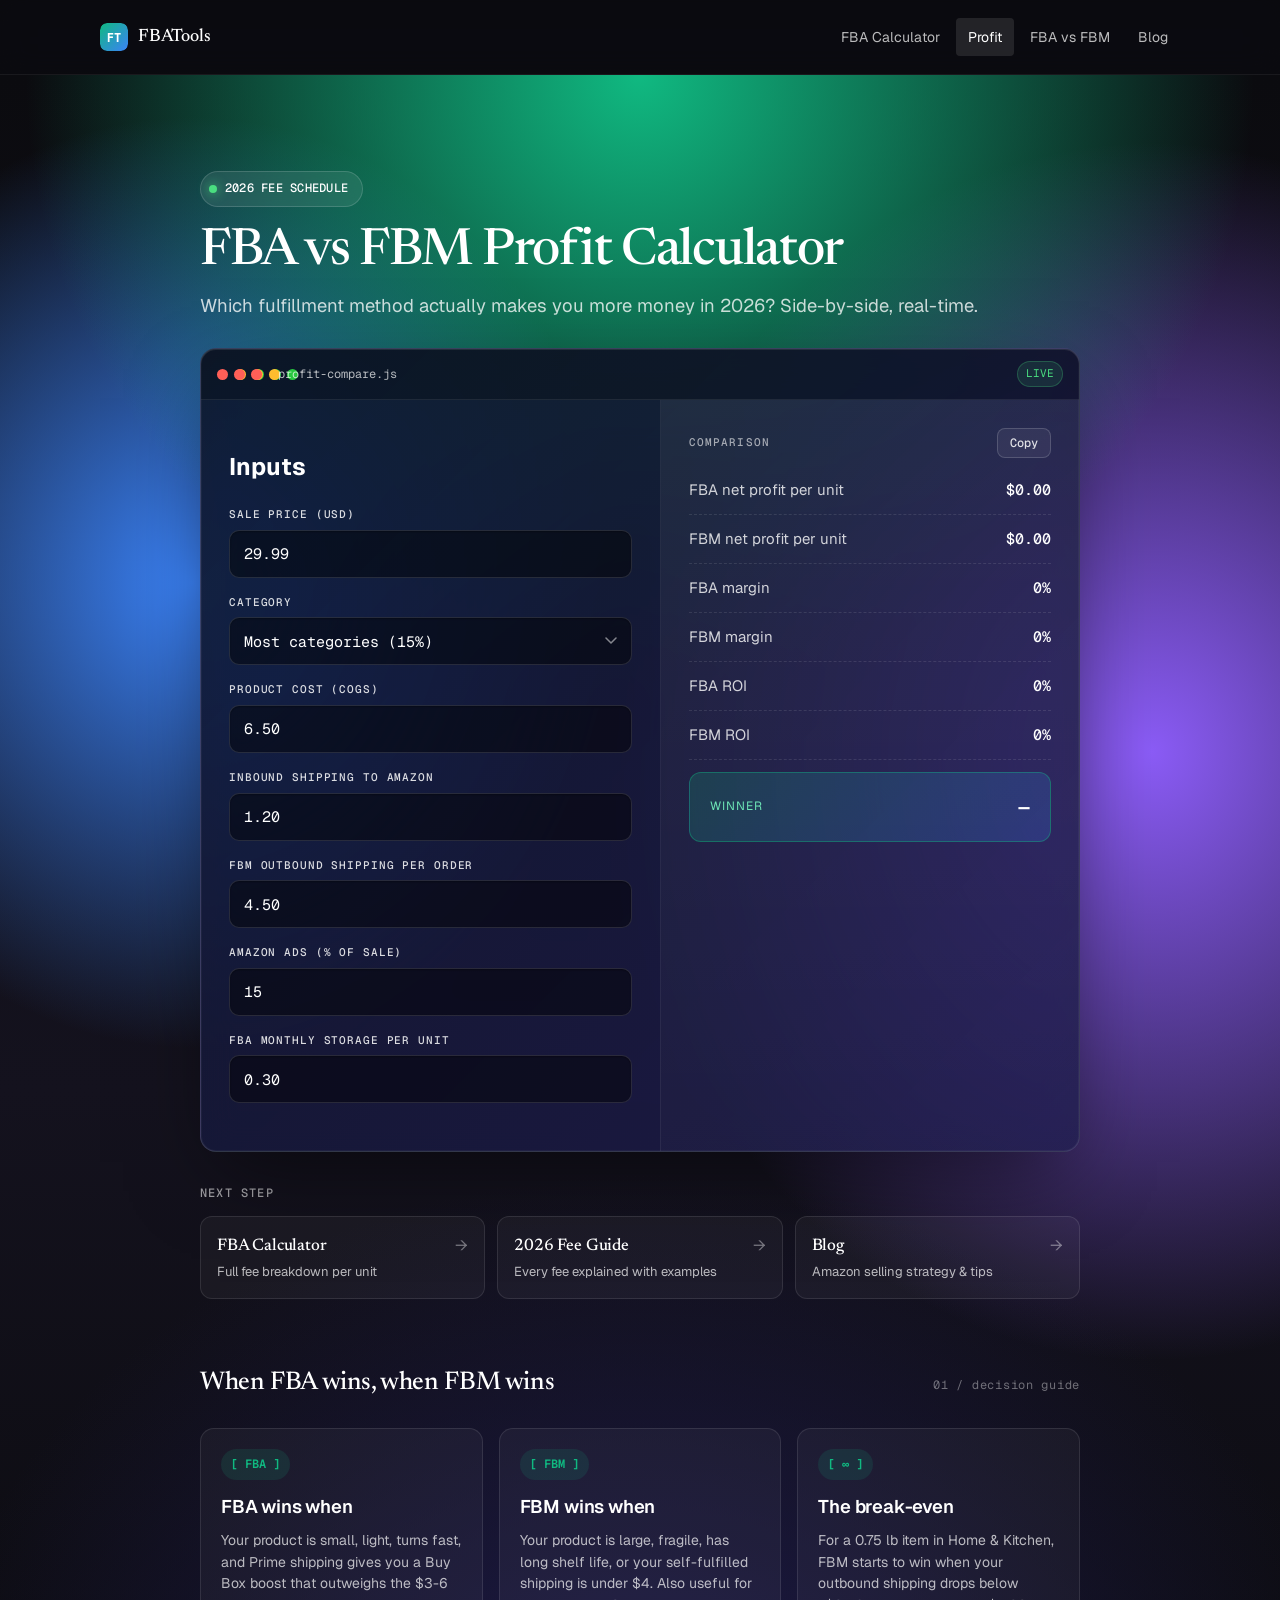
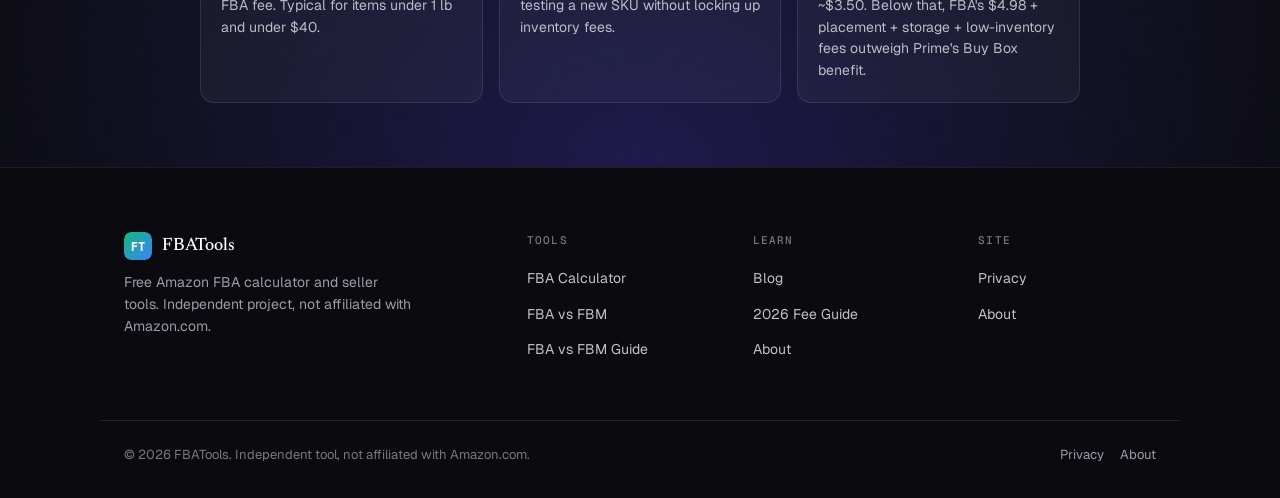
<file: tools/profit-calculator/index.html>
<!doctype html>
<html lang="en">
<head>
<meta charset="utf-8" />
<meta name="viewport" content="width=device-width, initial-scale=1, viewport-fit=cover" />
<title>Amazon FBA vs FBM Profit Calculator 2026 | FBATools</title>
<meta name="description" content="Side-by-side Amazon FBA vs FBM profit calculator. Compare net profit, margin and ROI between FBA and FBM fulfillment for any product." />
<link rel="canonical" href="https://fbatools.zh.kg/tools/profit-calculator/" />
<link rel="icon" type="image/svg+xml" href="/assets/images/logo.svg" />
<link rel="preconnect" href="https://fonts.googleapis.com" />
<link rel="preconnect" href="https://fonts.gstatic.com" crossorigin />
<link rel="stylesheet" href="https://fonts.googleapis.com/css2?family=Newsreader:ital,opsz,wght@0,6..72,400;0,6..72,500;0,6..72,600;1,6..72,400;1,6..72,500&family=Geist:wght@400;500;600&family=Geist+Mono:wght@400;500&display=swap" />
<link rel="stylesheet" href="/assets/css/site.css" />
</head>
<body class="tool-calc">
<a class="skip-link" href="#main">Skip to main content</a>
<header class="site-header">
  <div class="container header-inner">
    <a href="/" class="logo">
      <img src="/assets/images/logo.svg" alt="" />
      <span>FBATools</span>
    </a>
    <nav class="main-nav" aria-label="Primary">
      <a href="/tools/fba-calculator/">FBA Calculator</a>
      <a href="/tools/profit-calculator/" aria-current="page">Profit</a>
      <a href="/tools/fba-vs-fbm/">FBA vs FBM</a>
      <a href="/blog/">Blog</a>
    </nav>
  </div>
</header>

<main id="main" class="tool-calc-main">
  <div class="container">
    <div class="tool-header">
      <span class="eyebrow"><span class="dot"></span> 2026 fee schedule</span>
      <h1>FBA vs FBM Profit Calculator</h1>
      <p class="subtitle">Which fulfillment method actually makes you more money in 2026? Side-by-side, real-time.</p>
    </div>

    <div class="calc-window">
      <div class="calc-titlebar">
        <div class="traffic" aria-hidden="true"><span></span><span></span><span></span></div>
        <span class="calc-name">profit-compare.js</span>
        <span class="calc-badge">LIVE</span>
      </div>
      <div class="calc-body">
        <div class="calc-inputs">
          <h2>Inputs</h2>
          <div class="form-row"><label for="sale">Sale price (USD)</label><input type="number" id="sale" value="29.99" step="0.01" /></div>
          <div class="form-row"><label for="cat">Category</label>
            <select id="cat">
              <option value="0.15">Most categories (15%)</option>
              <option value="0.08">Electronics (8%)</option>
              <option value="0.17">Clothing (17%)</option>
            </select>
          </div>
          <div class="form-row"><label for="cogs">Product cost (COGS)</label><input type="number" id="cogs" value="6.50" step="0.01" /></div>
          <div class="form-row"><label for="inbound">Inbound shipping to Amazon</label><input type="number" id="inbound" value="1.20" step="0.01" /></div>
          <div class="form-row"><label for="shipOut">FBM outbound shipping per order</label><input type="number" id="shipOut" value="4.50" step="0.01" /></div>
          <div class="form-row"><label for="ads">Amazon Ads (% of sale)</label><input type="number" id="ads" value="15" step="1" min="0" max="100" /></div>
          <div class="form-row"><label for="storage">FBA monthly storage per unit</label><input type="number" id="storage" value="0.30" step="0.01" /></div>
        </div>

        <div class="calc-results">
          <div class="calc-results-head">
            <span class="calc-results-title">Comparison</span>
            <button class="copy-results-btn" type="button" data-copy-target="results">Copy</button>
          </div>
          <div class="result-row"><span class="label">FBA net profit per unit</span><span class="value" id="r_fba_profit">$0.00</span></div>
          <div class="result-row"><span class="label">FBM net profit per unit</span><span class="value" id="r_fbm_profit">$0.00</span></div>
          <div class="result-row"><span class="label">FBA margin</span><span class="value" id="r_fba_margin">0%</span></div>
          <div class="result-row"><span class="label">FBM margin</span><span class="value" id="r_fbm_margin">0%</span></div>
          <div class="result-row"><span class="label">FBA ROI</span><span class="value" id="r_fba_roi">0%</span></div>
          <div class="result-row"><span class="label">FBM ROI</span><span class="value" id="r_fbm_roi">0%</span></div>
          <div class="result-row highlight"><span class="label">Winner</span><span class="value" id="r_better">&mdash;</span></div>
        </div>
      </div>
    </div>

    <div class="nextstep">
      <div class="nextstep-head">Next step</div>
      <div class="nextstep-grid">
        <a class="nextstep-card" href="/tools/fba-calculator/">
          <span class="nextstep-name">FBA Calculator</span>
          <span class="nextstep-desc">Full fee breakdown per unit</span>
          <span class="nextstep-arrow">&rarr;</span>
        </a>
        <a class="nextstep-card" href="/blog/amazon-fba-fees-2026/">
          <span class="nextstep-name">2026 Fee Guide</span>
          <span class="nextstep-desc">Every fee explained with examples</span>
          <span class="nextstep-arrow">&rarr;</span>
        </a>
        <a class="nextstep-card" href="/blog/">
          <span class="nextstep-name">Blog</span>
          <span class="nextstep-desc">Amazon selling strategy &amp; tips</span>
          <span class="nextstep-arrow">&rarr;</span>
        </a>
      </div>
    </div>

    <section style="max-width:880px; margin:64px auto 0;">
      <div class="section-header">
        <h2>When FBA wins, when FBM wins</h2>
        <span class="section-tag">01 / decision guide</span>
      </div>
      <div class="features">
        <div class="feature"><div class="icon">[ FBA ]</div><h3>FBA wins when</h3><p>Your product is small, light, turns fast, and Prime shipping gives you a Buy Box boost that outweighs the $3-6 FBA fee. Typical for items under 1 lb and under $40.</p></div>
        <div class="feature"><div class="icon">[ FBM ]</div><h3>FBM wins when</h3><p>Your product is large, fragile, has long shelf life, or your self-fulfilled shipping is under $4. Also useful for testing a new SKU without locking up inventory fees.</p></div>
        <div class="feature"><div class="icon">[ &infin; ]</div><h3>The break-even</h3><p>For a 0.75 lb item in Home &amp; Kitchen, FBM starts to win when your outbound shipping drops below ~$3.50. Below that, FBA's $4.98 + placement + storage + low-inventory fees outweigh Prime's Buy Box benefit.</p></div>
      </div>
    </section>
  </div>
</main>

<footer class="site-footer">
  <div class="footer-grid">
    <div class="footer-brand">
      <a class="logo" href="/"><img src="/assets/images/logo.svg" alt="" /><span>FBATools</span></a>
      <p>Free Amazon FBA calculator and seller tools. Independent project, not affiliated with Amazon.com.</p>
    </div>
    <div class="footer-col">
      <h4>Tools</h4>
      <ul>
        <li><a href="/tools/fba-calculator/">FBA Calculator</a></li>
        <li><a href="/tools/profit-calculator/">FBA vs FBM</a></li>
        <li><a href="/tools/fba-vs-fbm/">FBA vs FBM Guide</a></li>
      </ul>
    </div>
    <div class="footer-col">
      <h4>Learn</h4>
      <ul>
        <li><a href="/blog/">Blog</a></li>
        <li><a href="/blog/amazon-fba-fees-2026/">2026 Fee Guide</a></li>
        <li><a href="/about/">About</a></li>
      </ul>
    </div>
    <div class="footer-col">
      <h4>Site</h4>
      <ul>
        <li><a href="/privacy/">Privacy</a></li>
        <li><a href="/about/">About</a></li>
      </ul>
    </div>
  </div>
  <p class="copyright">
    <span>&copy; 2026 FBATools. Independent tool, not affiliated with Amazon.com.</span>
    <span class="links"><a href="/privacy/">Privacy</a><a href="/about/">About</a></span>
  </p>
</footer>
<script src="/assets/js/profit-calculator.js"></script>
<script src="/assets/js/copy-results.js"></script>
</body>
</html>
</file>
<file: assets/css/site.css>
/* ============================================================
   FBATools — Dark Glassmorphism Theme
   2026-07-10 v4 — aligned with ttcalc.shop design language
   Brand: emerald-green + blue accent on dark glass
   ============================================================ */

:root {
  --bg:           #FBFBFA;
  --surface:      #FFFFFF;
  --surface-soft: #F7F6F3;
  --ink:          #2F3437;
  --ink-soft:     #787774;
  --ink-dim:      #B4B2AD;
  --line:         #EAEAEA;
  --line-soft:    #F0EFEC;
  --accent:       #111111;
  --accent-2:     #333333;

  --font-display: 'Newsreader', 'Lyon Text', 'Instrument Serif', Georgia, serif;
  --font-body:    'Geist', 'Inter Tight', -apple-system, BlinkMacSystemFont, 'Segoe UI', sans-serif;
  --font-mono:    'Geist Mono', 'JetBrains Mono', ui-monospace, 'SF Mono', Menlo, monospace;

  --r-sm: 4px;
  --r-md: 6px;
  --r-lg: 12px;

  --s-1: 4px; --s-2: 8px; --s-3: 12px; --s-4: 16px;
  --s-5: 24px; --s-6: 32px; --s-7: 48px; --s-8: 64px; --s-9: 96px; --s-10: 128px;

  --max-w: 1080px;
  --content-w: 720px;
}

/* ----- Home page theme overrides (gradient + dark hero) ----- */
body.home {
  --bg:           #0B0B0F;
  --surface:      #FFFFFF;
  --surface-soft: #F7F6F3;
  --ink:          #111114;
  --ink-soft:     #5A5A66;
  --ink-dim:      #9B9BAA;
  --line:         #ECECEC;
  --line-soft:    #F4F4F2;
  --accent:       #111114;
  --accent-2:     #333339;
  --font-display: 'Newsreader', 'Lyon Text', 'Instrument Serif', Georgia, serif;
  --font-body:    'Geist', 'Inter Tight', -apple-system, BlinkMacSystemFont, 'Segoe UI', sans-serif;
  --font-mono:    'Geist Mono', 'JetBrains Mono', ui-monospace, 'SF Mono', Menlo, monospace;
}

* { box-sizing: border-box; }
html, body { margin: 0; padding: 0; }
html {
  scroll-behavior: smooth;
  -webkit-text-size-adjust: 100%;
}
body {
  font-family: var(--font-body);
  font-size: 16px;
  line-height: 1.6;
  color: var(--ink);
  background: var(--bg);
  -webkit-font-smoothing: antialiased;
  -moz-osx-font-smoothing: grayscale;
  text-rendering: optimizeLegibility;
}
a {
  color: inherit;
  text-decoration: none;
  text-underline-offset: 3px;
  text-decoration-thickness: 1px;
  transition: color .15s ease;
}
a:hover { color: var(--accent); text-decoration: underline; text-decoration-color: var(--line); }
::selection { background: #111; color: #fff; }
body.home ::selection { background: #10B981; color: #fff; }
img, svg { display: block; max-width: 100%; height: auto; }

/* ---------- Skip link ---------- */
.skip-link {
  position: absolute;
  top: -40px;
  left: 16px;
  padding: 8px 14px;
  background: var(--accent);
  color: #fff;
  border-radius: var(--r-sm);
  font-size: 14px;
  z-index: 100;
  transition: top .15s ease;
}
.skip-link:focus { top: 16px; }

/* ---------- Layout ---------- */
.container {
  max-width: var(--max-w);
  margin: 0 auto;
  padding: 0 24px;
}
main { scroll-margin-top: 80px; }

/* ---------- Header ---------- */
.site-header {
  position: sticky;
  top: 0;
  z-index: 50;
  background: rgba(251, 251, 250, 0.85);
  -webkit-backdrop-filter: saturate(140%) blur(8px);
  backdrop-filter: saturate(140%) blur(8px);
  border-bottom: 1px solid var(--line-soft);
}
body.home .site-header {
  background: rgba(11, 11, 15, 0.55);
  border-bottom: 1px solid rgba(255, 255, 255, 0.06);
  -webkit-backdrop-filter: saturate(160%) blur(14px);
  backdrop-filter: saturate(160%) blur(14px);
}
.header-inner {
  display: flex;
  align-items: center;
  justify-content: space-between;
  padding: 18px 0;
}
body.home .header-inner { padding: 16px 0; }
.logo {
  display: inline-flex;
  align-items: center;
  gap: 10px;
  font-family: var(--font-display);
  font-weight: 500;
  font-size: 18px;
  letter-spacing: -0.01em;
  color: var(--ink);
}
body.home .logo { color: #fff; }
.logo img, .logo svg { width: 28px; height: 28px; border-radius: 7px; }
.logo .logo-mark {
  display: inline-flex; align-items: center; justify-content: center;
  width: 28px; height: 28px; border-radius: 7px;
  background: linear-gradient(135deg, #10B981, #3B82F6);
  color: #fff; font-family: var(--font-mono); font-size: 12px; font-weight: 600;
}
.main-nav {
  display: flex;
  gap: 4px;
  font-size: 14px;
}
.main-nav a {
  color: var(--ink-soft);
  padding: 8px 12px;
  border-radius: var(--r-sm);
  transition: color .15s ease, background .15s ease;
  text-decoration: none;
}
.main-nav a:hover {
  color: var(--ink);
  background: var(--surface-soft);
  text-decoration: none;
}
.main-nav a[aria-current="page"] {
  color: var(--ink);
  background: var(--surface-soft);
}
body.home .main-nav a { color: rgba(255, 255, 255, 0.72); }
body.home .main-nav a:hover { color: #fff; background: rgba(255, 255, 255, 0.08); }
body.home .main-nav a[aria-current="page"] { color: #fff; background: rgba(255, 255, 255, 0.1); }

@media (max-width: 640px) {
  .main-nav { gap: 0; }
  .main-nav a { padding: 6px 8px; font-size: 13px; }
  .header-inner { padding: 14px 0; }
}

/* ---------- Subpage primitives ---------- */
.eyebrow {
  display: inline-flex;
  align-items: center;
  gap: 6px;
  font-family: var(--font-mono);
  font-size: 11px;
  font-weight: 500;
  text-transform: uppercase;
  letter-spacing: 0.08em;
  color: var(--tag-green-fg, #346538);
  background: var(--tag-green-bg, #EDF3EC);
  padding: 5px 10px;
  border-radius: 9999px;
  margin-bottom: var(--s-5);
}
body.home .eyebrow {
  color: #fff;
  background: rgba(255, 255, 255, 0.08);
  border: 1px solid rgba(255, 255, 255, 0.15);
  backdrop-filter: blur(10px);
  -webkit-backdrop-filter: blur(10px);
}

/* ============================================================
   HOME PAGE — dark glassmorphism
   ============================================================ */
body.home { color: #111114; overflow-x: hidden; }

.hero-v3 {
  position: relative;
  padding: 140px 0 100px;
  color: #fff;
  text-align: center;
  isolation: isolate;
  overflow: hidden;
}
.hero-v3::before {
  content: "";
  position: absolute; inset: 0;
  z-index: -2;
  background:
    radial-gradient(80% 60% at 50% 0%, var(--hero-glow-1, #10B981) 0%, transparent 60%),
    radial-gradient(60% 50% at 15% 30%, var(--hero-glow-2, #3B82F6) 0%, transparent 55%),
    radial-gradient(70% 60% at 90% 40%, var(--hero-glow-3, #8B5CF6) 0%, transparent 60%),
    radial-gradient(80% 50% at 50% 100%, var(--hero-glow-4, #1E1B4B) 0%, transparent 70%),
    linear-gradient(180deg, #0B0B0F 0%, #14121E 60%, #0B0B0F 100%);
}
.hero-v3::after {
  content: "";
  position: absolute; inset: 0;
  z-index: -1;
  background-image:
    radial-gradient(rgba(255, 255, 255, 0.06) 1px, transparent 1px);
  background-size: 22px 22px;
  mask-image: radial-gradient(ellipse 80% 60% at 50% 35%, #000 30%, transparent 80%);
  -webkit-mask-image: radial-gradient(ellipse 80% 60% at 50% 35%, #000 30%, transparent 80%);
  pointer-events: none;
}
.hero-v3 .container { max-width: 1180px; }

.hero-eyebrow {
  display: inline-flex;
  align-items: center;
  gap: 8px;
  padding: 7px 14px 7px 8px;
  border-radius: 9999px;
  background: rgba(255, 255, 255, 0.08);
  border: 1px solid rgba(255, 255, 255, 0.15);
  backdrop-filter: blur(10px);
  -webkit-backdrop-filter: blur(10px);
  font-family: var(--font-mono);
  font-size: 12px;
  font-weight: 500;
  color: #fff;
  letter-spacing: 0.02em;
}
.hero-eyebrow .dot {
  width: 8px; height: 8px; border-radius: 50%;
  background: #4ADE80;
  box-shadow: 0 0 12px #4ADE80;
}
.hero-title {
  font-family: var(--font-display);
  font-size: clamp(2.6rem, 6vw, 4.6rem);
  line-height: 1.04;
  letter-spacing: -0.025em;
  font-weight: 500;
  margin: 24px auto 0;
  max-width: 980px;
  color: #fff;
}
.hero-title em {
  font-style: italic;
  background: linear-gradient(135deg, #6EE7B7 0%, #10B981 50%, #3B82F6 100%);
  -webkit-background-clip: text;
  background-clip: text;
  color: transparent;
}
.hero-lede {
  font-size: clamp(1.05rem, 1.6vw, 1.2rem);
  line-height: 1.55;
  color: rgba(255, 255, 255, 0.78);
  max-width: 640px;
  margin: 20px auto 0;
}
.hero-cta-row {
  display: flex;
  gap: 12px;
  justify-content: center;
  margin: 32px 0 56px;
  flex-wrap: wrap;
}

/* glass calculator preview window */
.calc-window {
  position: relative;
  max-width: 880px;
  margin: 0 auto;
  border-radius: 16px;
  background: linear-gradient(135deg, rgba(15, 23, 42, 0.92), rgba(30, 27, 75, 0.88));
  border: 1px solid rgba(255, 255, 255, 0.14);
  backdrop-filter: blur(18px) saturate(160%);
  -webkit-backdrop-filter: blur(18px) saturate(160%);
  box-shadow:
    0 30px 80px -20px rgba(0, 0, 0, 0.55),
    0 0 0 1px rgba(255, 255, 255, 0.04) inset,
    0 1px 0 rgba(255, 255, 255, 0.1) inset;
  overflow: hidden;
  text-align: left;
}
.calc-titlebar {
  display: flex;
  align-items: center;
  gap: 10px;
  padding: 12px 16px;
  background: rgba(0, 0, 0, 0.25);
  border-bottom: 1px solid rgba(255, 255, 255, 0.08);
}
.calc-titlebar .traffic {
  display: flex; gap: 6px;
}
.calc-titlebar .traffic span {
  width: 11px; height: 11px; border-radius: 50%;
  background: #FF5F57;
  box-shadow: 18px 0 0 #FEBC2E, 36px 0 0 #28C840;
}
.calc-titlebar .calc-name {
  font-family: var(--font-mono);
  font-size: 12px;
  color: rgba(255, 255, 255, 0.7);
  margin-left: 6px;
}
.calc-titlebar .calc-badge {
  margin-left: auto;
  font-family: var(--font-mono);
  font-size: 11px;
  color: #4ADE80;
  background: rgba(74, 222, 128, 0.12);
  border: 1px solid rgba(74, 222, 128, 0.25);
  padding: 3px 8px;
  border-radius: 9999px;
}
.calc-body {
  display: grid;
  grid-template-columns: 1.1fr 1fr;
  gap: 0;
}
@media (max-width: 720px) {
  .calc-body { grid-template-columns: 1fr; }
}
.calc-inputs,
.calc-results {
  padding: 28px 28px 32px;
}
.calc-inputs { border-right: 1px solid rgba(255, 255, 255, 0.08); }
@media (max-width: 720px) {
  .calc-inputs { border-right: 0; border-bottom: 1px solid rgba(255, 255, 255, 0.08); }
}
.calc-field { margin-bottom: 16px; }
.calc-field label {
  display: block;
  font-family: var(--font-mono);
  font-size: 12px;
  font-weight: 500;
  text-transform: uppercase;
  letter-spacing: 0.08em;
  color: rgba(255, 255, 255, 0.85);
  margin-bottom: 6px;
}
.calc-field .input {
  display: flex; align-items: center;
  background: rgba(0, 0, 0, 0.45);
  border: 1px solid rgba(255, 255, 255, 0.12);
  border-radius: 10px;
  padding: 14px 18px;
  min-height: 48px;
  box-shadow: inset 0 1px 2px rgba(0, 0, 0, 0.3);
  font-family: var(--font-mono);
  font-size: 15px;
  color: #fff;
}
.calc-field .input .prefix { color: rgba(255, 255, 255, 0.5); margin-right: 4px; }

.calc-results {
  display: flex; flex-direction: column;
  background: linear-gradient(180deg, rgba(255, 255, 255, 0.06) 0%, rgba(255, 255, 255, 0.02) 100%);
}
.calc-result-row {
  display: flex; justify-content: space-between; align-items: baseline;
  padding: 10px 0;
  border-bottom: 1px dashed rgba(255, 255, 255, 0.1);
  font-family: var(--font-mono);
  font-size: 14px;
}
.calc-result-row:last-child { border-bottom: 0; }
.calc-result-row .lbl { color: rgba(255, 255, 255, 0.8); }
.calc-result-row .val { color: #fff; font-weight: 500; }
.calc-result-row.highlight {
  margin-top: auto;
  padding: 18px 20px;
  border-radius: 12px;
  background: linear-gradient(135deg, rgba(16, 185, 129, 0.18), rgba(59, 130, 246, 0.18));
  border: 1px solid rgba(16, 185, 129, 0.4);
  font-size: 16px;
}
.calc-result-row.highlight .lbl { color: #6EE7B7; font-family: var(--font-body); font-size: 13px; text-transform: uppercase; letter-spacing: 0.06em; }
.calc-result-row.highlight .val { color: #fff; font-size: 22px; font-weight: 600; }

.hero-meta {
  margin: 32px 0 0;
  display: inline-flex; gap: 14px; align-items: center;
  font-family: var(--font-mono);
  font-size: 12px;
  color: rgba(255, 255, 255, 0.55);
  flex-wrap: wrap;
  justify-content: center;
}
.hero-meta .dot-sep { width: 4px; height: 4px; border-radius: 50%; background: rgba(255, 255, 255, 0.3); }

/* ----- Buttons ----- */
.btn {
  display: inline-flex;
  align-items: center;
  gap: 8px;
  padding: 12px 20px;
  border-radius: 10px;
  font-family: var(--font-body);
  font-size: 15px;
  font-weight: 500;
  text-decoration: none;
  transition: transform .15s ease, box-shadow .15s ease, background .15s ease, color .15s ease;
  border: 1px solid transparent;
  cursor: pointer;
}
.btn .arr { transition: transform .2s ease; }
.btn:hover .arr { transform: translateX(3px); }

.btn-primary {
  background: #fff;
  color: #111114;
  box-shadow: 0 10px 30px -8px rgba(0, 0, 0, 0.5), 0 0 0 1px rgba(255, 255, 255, 0.5) inset;
}
.btn-primary:hover {
  background: #fff;
  color: #111114;
  text-decoration: none;
  transform: translateY(-1px);
  box-shadow: 0 14px 36px -8px rgba(0, 0, 0, 0.6), 0 0 0 1px rgba(255, 255, 255, 0.5) inset;
}
.btn-ghost {
  background: rgba(255, 255, 255, 0.06);
  color: #fff;
  border-color: rgba(255, 255, 255, 0.16);
  backdrop-filter: blur(8px);
}
.btn-ghost:hover {
  background: rgba(255, 255, 255, 0.12);
  color: #fff;
  text-decoration: none;
  border-color: rgba(255, 255, 255, 0.24);
}

/* ----- Home sections ----- */
.home-section {
  padding: 96px 0;
  background: #FFFFFF;
}
.home-section.alt { background: #F7F6F3; }
.home-section.dark { background: #0B0B0F; color: #fff; }
.home-section .container { max-width: 1180px; }

.section-eyebrow {
  display: inline-block;
  font-family: var(--font-mono);
  font-size: 12px;
  font-weight: 500;
  text-transform: uppercase;
  letter-spacing: 0.12em;
  color: var(--brand-1, #10B981);
  margin-bottom: 16px;
}
.section-title {
  font-family: var(--font-display);
  font-size: clamp(2rem, 3.6vw, 2.8rem);
  line-height: 1.1;
  letter-spacing: -0.02em;
  font-weight: 500;
  margin: 0 0 16px;
  max-width: 720px;
}
.section-sub {
  font-size: 17px;
  line-height: 1.55;
  color: var(--ink-soft);
  max-width: 640px;
  margin: 0 0 56px;
}
.home-section.dark .section-title { color: #FFFFFF; }
.home-section.dark .section-sub { color: rgba(255, 255, 255, 0.7); }

/* ----- Bento grid ----- */
.bento-v3 {
  display: grid;
  grid-template-columns: repeat(6, 1fr);
  grid-auto-flow: dense;
  gap: 16px;
}
@media (max-width: 900px) {
  .bento-v3 { grid-template-columns: repeat(2, 1fr); }
}
.bento-card {
  position: relative;
  padding: 28px;
  background: #fff;
  border-radius: 16px;
  border: 1px solid var(--line);
  overflow: hidden;
  transition: transform .2s ease, box-shadow .2s ease, border-color .2s ease;
  min-height: 240px;
  display: flex; flex-direction: column;
}
.bento-card.card-short { min-height: 200px; }
.bento-card:hover {
  transform: translateY(-2px);
  box-shadow: 0 18px 40px -16px rgba(15, 15, 30, 0.18);
  border-color: transparent;
}
.bento-card.span-4 { grid-column: span 4; }
.bento-card.span-3 { grid-column: span 3; }
.bento-card.span-2 { grid-column: span 2; }
@media (max-width: 900px) {
  .bento-card.span-4,
  .bento-card.span-3,
  .bento-card.span-2 { grid-column: span 2; }
}
.bento-card .num {
  font-family: var(--font-mono);
  font-size: 11px;
  text-transform: uppercase;
  letter-spacing: 0.1em;
  color: var(--ink-soft);
  margin-bottom: 18px;
}
.bento-card h3 {
  font-family: var(--font-display);
  font-size: 1.5rem;
  line-height: 1.2;
  letter-spacing: -0.015em;
  font-weight: 500;
  margin: 0 0 10px;
  color: var(--ink);
}
.bento-card p {
  font-size: 15px;
  line-height: 1.55;
  color: var(--ink-soft);
  margin: 0;
}
.bento-card .card-edge {
  position: absolute; top: 0; left: 0; right: 0; height: 3px;
  background: linear-gradient(90deg, var(--brand-1, #10B981), var(--brand-2, #3B82F6));
  opacity: 0.9;
}
.bento-card .card-icon {
  width: 40px; height: 40px;
  border-radius: 10px;
  background: linear-gradient(135deg, var(--brand-1, #10B981), var(--brand-2, #3B82F6));
  display: flex; align-items: center; justify-content: center;
  color: #fff;
  margin-bottom: 18px;
}
.bento-card .card-icon svg { width: 20px; height: 20px; }

/* ----- Tool cards grid ----- */
.tools-v3 {
  display: grid;
  grid-template-columns: repeat(3, 1fr);
  gap: 20px;
}
@media (max-width: 900px) {
  .tools-v3 { grid-template-columns: repeat(2, 1fr); }
}
@media (max-width: 600px) {
  .tools-v3 { grid-template-columns: 1fr; }
}
.tool-v3 {
  position: relative;
  display: flex; flex-direction: column;
  padding: 28px;
  background: #fff;
  border: 1px solid var(--line);
  border-radius: 16px;
  text-decoration: none;
  color: inherit;
  transition: all .2s ease;
  min-height: 240px;
  transform-style: preserve-3d;
}
.tool-v3::before {
  content: "";
  position: absolute; top: 0; left: 0; right: 0; height: 3px;
  background: var(--tool-edge, linear-gradient(90deg, #10B981, #3B82F6));
  border-radius: 16px 16px 0 0;
}
.tool-v3:hover {
  text-decoration: none;
  transform: translateY(-4px) rotateX(1.5deg);
  box-shadow: 0 24px 50px -20px rgba(15, 15, 30, 0.22);
  border-color: transparent;
}
.tool-v3 .tool-icon {
  width: 44px; height: 44px;
  border-radius: 11px;
  background: var(--tool-tint, rgba(16, 185, 129, 0.1));
  color: var(--tool-color, #10B981);
  display: flex; align-items: center; justify-content: center;
  margin-bottom: 18px;
}
.tool-v3 .tool-icon svg { width: 22px; height: 22px; }
.tool-v3 h3 {
  font-family: var(--font-display);
  font-size: 1.4rem;
  line-height: 1.2;
  letter-spacing: -0.015em;
  font-weight: 500;
  margin: 0 0 8px;
  color: var(--ink);
}
.tool-v3 p {
  font-size: 15px;
  line-height: 1.5;
  color: var(--ink-soft);
  margin: 0 0 18px;
  flex: 1;
}
.tool-v3 .arrow {
  display: inline-flex; align-items: center; gap: 6px;
  font-size: 13px; font-weight: 500;
  color: var(--tool-color, #10B981);
}
.tool-v3 .arrow svg { transition: transform .2s ease; }
.tool-v3:hover .arrow svg { transform: translateX(4px); }

/* ----- FAQ (clean accordion) ----- */
.faq-v3 {
  max-width: 760px;
  margin: 0 auto;
}
.faq-v3 details {
  border-bottom: 1px solid var(--line);
}
.faq-v3 summary {
  list-style: none;
  cursor: pointer;
  padding: 24px 0;
  display: flex; justify-content: space-between; align-items: center; gap: 24px;
  font-family: var(--font-display);
  font-size: 1.2rem;
  line-height: 1.3;
  letter-spacing: -0.01em;
  font-weight: 500;
  color: var(--ink);
  transition: color .15s ease;
}
.faq-v3 summary::-webkit-details-marker { display: none; }
.faq-v3 summary:hover { color: var(--brand-1, #10B981); }
.faq-v3 summary .sign {
  width: 28px; height: 28px;
  flex-shrink: 0;
  position: relative;
  border: 1px solid var(--line);
  border-radius: 50%;
  transition: all .2s ease;
}
.faq-v3 summary .sign::before,
.faq-v3 summary .sign::after {
  content: "";
  position: absolute;
  background: var(--ink);
  transition: transform .25s ease;
}
.faq-v3 summary .sign::before {
  top: 50%; left: 7px; right: 7px;
  height: 1.5px;
  transform: translateY(-50%);
}
.faq-v3 summary .sign::after {
  left: 50%; top: 7px; bottom: 7px;
  width: 1.5px;
  transform: translateX(-50%);
}
.faq-v3 details[open] summary .sign::after { transform: translateX(-50%) scaleY(0); }
.faq-v3 details[open] summary .sign { background: var(--brand-1, #10B981); border-color: var(--brand-1, #10B981); }
.faq-v3 details[open] summary .sign::before { background: #fff; }
.faq-v3 .answer {
  padding: 0 0 24px;
  font-size: 15px;
  line-height: 1.65;
  color: var(--ink-soft);
  max-width: 64ch;
}
.home-section.dark .faq-v3 summary { color: #fff; }
.home-section.dark .faq-v3 summary .sign { border-color: rgba(255, 255, 255, 0.2); }
.home-section.dark .faq-v3 summary .sign::before { background: #fff; }
.home-section.dark .faq-v3 details { border-color: rgba(255, 255, 255, 0.1); }
.home-section.dark .faq-v3 .answer { color: rgba(255, 255, 255, 0.7); }

/* ----- Trust strip ----- */
.trust-strip {
  display: flex; gap: 28px; flex-wrap: wrap;
  align-items: center; justify-content: center;
  padding: 32px 0;
  border-top: 1px solid var(--line);
  border-bottom: 1px solid var(--line);
  font-family: var(--font-mono);
  font-size: 12px;
  color: var(--ink-soft);
  letter-spacing: 0.04em;
}
.trust-strip span { display: inline-flex; align-items: center; gap: 8px; }
.trust-strip .check { color: var(--brand-1, #10B981); }

/* ----- Hero stats ----- */
.hero-stats {
  display: flex; flex-wrap: wrap; gap: 36px;
  margin: 40px 0 0;
  padding: 24px 28px;
  background: rgba(255, 255, 255, 0.04);
  border: 1px solid rgba(255, 255, 255, 0.08);
  border-radius: 12px;
  max-width: 880px; margin-left: auto; margin-right: auto;
  font-family: var(--font-mono);
  backdrop-filter: blur(8px);
}
.hero-stat { flex: 1; min-width: 120px; }
.hero-stat .n {
  font-size: 1.6rem; font-weight: 600; color: #fff;
  display: block; line-height: 1.1;
  letter-spacing: -0.02em;
}
.hero-stat .n .unit { font-size: .8rem; color: rgba(255,255,255,0.55); margin-left: 2px; }
.hero-stat .l {
  font-size: .7rem; color: rgba(255,255,255,0.55);
  letter-spacing: .1em; text-transform: uppercase;
  margin-top: 6px; display: block;
}
.hero-stat .accent { color: var(--brand-1, #10B981); }

/* ----- Demo tabs ----- */
.demo-tabs-bar {
  display: flex; align-items: center;
  background: rgba(0, 0, 0, 0.35);
  border-bottom: 1px solid rgba(255, 255, 255, 0.08);
  padding: 0 16px 0 16px;
  gap: 4px;
}
.demo-tabs-bar .demo-traffic {
  display: flex; gap: 6px;
  padding: 12px 16px 12px 0;
  margin-right: 4px;
  border-right: 1px solid rgba(255, 255, 255, 0.08);
}
.demo-tabs-bar .demo-traffic span {
  width: 11px; height: 11px; border-radius: 50%;
  background: #FF5F57;
  box-shadow: 18px 0 0 #FEBC2E, 36px 0 0 #28C840;
}
.demo-tab {
  display: inline-flex; align-items: center; gap: 8px;
  padding: 14px 16px;
  background: transparent;
  border: 0;
  border-bottom: 2px solid transparent;
  font-family: var(--font-mono);
  font-size: 13px;
  color: rgba(255, 255, 255, 0.6);
  cursor: pointer;
  white-space: nowrap;
  transition: color .12s ease, border-color .12s ease;
}
.demo-tab:hover { color: rgba(255, 255, 255, 0.9); }
.demo-tab.is-active {
  color: #fff;
  border-bottom-color: var(--brand-1, #10B981);
}
.demo-tab .demo-tab-kbd { color: rgba(255, 255, 255, 0.35); margin-left: 4px; font-size: 11px; }
.demo-tabpanel { display: none; }
.demo-tabpanel.is-active { display: block; animation: tabfade .25s ease; }
@keyframes tabfade { from { opacity: 0; transform: translateY(4px); } to { opacity: 1; transform: none; } }

.demo-pill {
  display: inline-flex; align-items: center; gap: 6px;
  padding: 3px 8px;
  background: rgba(74, 222, 128, 0.12);
  border: 1px solid rgba(74, 222, 128, 0.3);
  color: #4ADE80;
  border-radius: 9999px;
  font-family: var(--font-mono);
  font-size: 11px;
  margin-left: auto;
  padding: 12px 16px;
}
.demo-pill::before {
  content: ''; width: 6px; height: 6px; border-radius: 50%;
  background: #4ADE80; box-shadow: 0 0 6px #4ADE80;
  animation: pulse 1.6s ease-in-out infinite;
}
@keyframes pulse { 0%, 100% { opacity: 1; } 50% { opacity: .35; } }

/* code highlighting tokens */
.tok-str { color: #6EE7B7; }
.tok-num { color: #60A5FA; }
.tok-key { color: #C084FC; }
.tok-com { color: rgba(255, 255, 255, 0.4); font-style: italic; }
.tok-bool { color: #F472B6; }
.tok-pun { color: rgba(255, 255, 255, 0.6); }
.tok-fn  { color: #FBBF24; }
.tok-ok  { color: #4ADE80; font-weight: 600; }

/* kbd badge */
.kbd {
  display: inline-flex; align-items: center; justify-content: center;
  min-width: 22px; height: 22px; padding: 0 6px;
  font-family: var(--font-mono);
  font-size: .72rem; font-weight: 500;
  color: #fff;
  background: rgba(255, 255, 255, 0.1);
  border: 1px solid rgba(255, 255, 255, 0.18);
  border-bottom-width: 2px;
  border-radius: 4px;
  vertical-align: middle;
  line-height: 1;
}

/* ----- Footer ----- */
.site-footer {
  border-top: 1px solid var(--line);
  margin-top: 0;
  padding: var(--s-8) 0 var(--s-6);
  background: var(--surface-soft);
}
body.home .site-footer { background: #0B0B0F; color: rgba(255, 255, 255, 0.6); border-top: 1px solid rgba(255, 255, 255, 0.08); }
.footer-grid {
  max-width: var(--max-w);
  margin: 0 auto;
  padding: 0 24px var(--s-7);
  display: grid;
  grid-template-columns: 2fr 1fr 1fr 1fr;
  gap: var(--s-7);
}
@media (max-width: 720px) {
  .footer-grid { grid-template-columns: 1fr 1fr; gap: var(--s-5); }
}
@media (max-width: 480px) {
  .footer-grid { grid-template-columns: 1fr; }
}
.footer-brand .logo { margin-bottom: var(--s-3); color: var(--ink); }
body.home .footer-brand .logo { color: #fff; }
.footer-brand p {
  font-size: 14px;
  color: var(--ink-soft);
  margin: 0;
  max-width: 32ch;
  line-height: 1.55;
}
.footer-col h4 {
  font-family: var(--font-mono);
  font-size: 11px;
  text-transform: uppercase;
  letter-spacing: 0.1em;
  color: var(--ink-soft);
  margin: 0 0 var(--s-4);
  font-weight: 500;
}
body.home .footer-col h4 { color: rgba(255, 255, 255, 0.45); }
.footer-col ul { list-style: none; padding: 0; margin: 0; }
.footer-col li { margin-bottom: 10px; }
.footer-col a { font-size: 14px; color: var(--ink); text-decoration: none; }
.footer-col a:hover { color: var(--accent); text-decoration: underline; text-decoration-color: var(--line); }
body.home .footer-col a { color: rgba(255, 255, 255, 0.85); }
body.home .footer-col a:hover { color: #fff; }
.copyright {
  max-width: var(--max-w);
  margin: 0 auto;
  padding: var(--s-5) 24px 0;
  border-top: 1px solid var(--line);
  font-size: 13px;
  color: var(--ink-soft);
  display: flex;
  justify-content: space-between;
  flex-wrap: wrap;
  gap: 12px;
}
body.home .copyright { border-top: 1px solid rgba(255, 255, 255, 0.08); color: rgba(255, 255, 255, 0.5); }
.copyright .links { display: flex; gap: 16px; }
.copyright .links a { color: var(--ink-soft); }
.copyright .links a:hover { color: var(--ink); }
body.home .copyright .links a { color: rgba(255, 255, 255, 0.5); }
body.home .copyright .links a:hover { color: #fff; }

/* ---------- Print ---------- */
@media print {
  body { background: #fff; color: #000; }
  .site-header, .site-footer, .skip-link, .cta-row { display: none; }
  a { color: #000; text-decoration: underline; }
}

/* ---------- Reduced motion ---------- */
@media (prefers-reduced-motion: reduce) {
  *, *::before, *::after { animation: none !important; transition: none !important; }
  html { scroll-behavior: auto; }
}

/* ---------- Focus ---------- */
:focus-visible {
  outline: 2px solid var(--ink);
  outline-offset: 2px;
  border-radius: 2px;
}
body.home :focus-visible { outline-color: #fff; }

/* ============================================================
   Tool pages: dark calculator layout
   ============================================================ */
body.tool-calc {
  --bg: #0B0B0F;
  --ink: #111114;
  --ink-soft: #9B9BAA;
  --ink-dim: #9B9BAA;
  --line: rgba(255, 255, 255, 0.1);
  --line-soft: rgba(255, 255, 255, 0.06);
  --accent: #10B981;
  --accent-2: #3B82F6;
  --hero-glow-1: #10B981;
  --hero-glow-2: #3B82F6;
  --hero-glow-3: #8B5CF6;
  --hero-glow-4: #1E1B4B;
  background: linear-gradient(180deg, #0B0B0F 0%, #14121E 60%, #0B0B0F 100%);
  color: #fff;
}

body.tool-calc .site-header {
  background: rgba(11, 11, 15, 0.55);
  border-bottom-color: rgba(255, 255, 255, 0.06);
  backdrop-filter: saturate(160%) blur(14px);
  -webkit-backdrop-filter: saturate(160%) blur(14px);
}
body.tool-calc .logo { color: #fff; }
body.tool-calc .main-nav a { color: rgba(255, 255, 255, 0.72); }
body.tool-calc .main-nav a:hover { color: #fff; background: rgba(255, 255, 255, 0.08); }
body.tool-calc .main-nav a[aria-current="page"] { color: #fff; background: rgba(255, 255, 255, 0.1); }

body.tool-calc main.tool-calc-main {
  position: relative;
  padding: 96px 0 64px;
  color: #fff;
  isolation: isolate;
  overflow: hidden;
}
body.tool-calc main.tool-calc-main::before {
  content: "";
  position: absolute; inset: 0; z-index: -2;
  background:
    radial-gradient(80% 60% at 50% 0%, var(--hero-glow-1, #10B981) 0%, transparent 60%),
    radial-gradient(60% 50% at 15% 30%, var(--hero-glow-2, #3B82F6) 0%, transparent 55%),
    radial-gradient(70% 60% at 90% 40%, var(--hero-glow-3, #8B5CF6) 0%, transparent 60%),
    radial-gradient(80% 50% at 50% 100%, var(--hero-glow-4, #1E1B4B) 0%, transparent 70%),
    linear-gradient(180deg, #0B0B0F 0%, #14121E 60%, #0B0B0F 100%);
  pointer-events: none;
}
body.tool-calc main.tool-calc-main > .container { position: relative; }

body.tool-calc .tool-header {
  max-width: 880px;
  margin: 0 auto 28px;
  text-align: left;
}
body.tool-calc .tool-header .eyebrow {
  display: inline-flex; align-items: center; gap: 8px;
  padding: 7px 14px 7px 8px; border-radius: 9999px;
  background: rgba(255, 255, 255, 0.08);
  border: 1px solid rgba(255, 255, 255, 0.15);
  backdrop-filter: blur(10px);
  -webkit-backdrop-filter: blur(10px);
  font-family: var(--font-mono); font-size: 12px; font-weight: 500;
  color: #fff; letter-spacing: 0.02em; margin-bottom: 18px;
}
body.tool-calc .tool-header .eyebrow .dot {
  width: 8px; height: 8px; border-radius: 50%;
  background: #4ADE80; box-shadow: 0 0 12px #4ADE80;
}
body.tool-calc .tool-header h1 {
  font-family: var(--font-display);
  font-size: clamp(2rem, 4.6vw, 3.2rem);
  line-height: 1.08; letter-spacing: -0.025em; font-weight: 500;
  margin: 0 0 12px; color: #fff;
}
body.tool-calc .tool-header .subtitle {
  color: rgba(255, 255, 255, 0.78);
  font-size: clamp(1rem, 1.5vw, 1.15rem);
  line-height: 1.55; max-width: 68ch; margin: 0;
}

/* form rows in dark theme */
body.tool-calc .form-row { margin-bottom: 16px; }
body.tool-calc .form-row label {
  display: block; font-family: var(--font-mono); font-size: 11px; font-weight: 500;
  text-transform: uppercase; letter-spacing: 0.08em;
  color: rgba(255, 255, 255, 0.85); margin-bottom: 6px;
}
body.tool-calc .form-row input,
body.tool-calc .form-row select {
  width: 100%; padding: 10px 14px;
  border: 1px solid rgba(255, 255, 255, 0.12); border-radius: 10px;
  background: rgba(0, 0, 0, 0.45); color: #fff;
  font-family: var(--font-mono); font-size: 15px; min-height: 48px;
  box-shadow: inset 0 1px 2px rgba(0, 0, 0, 0.3);
  transition: border-color .15s ease, box-shadow .15s ease;
  -webkit-appearance: none; -moz-appearance: none; appearance: none;
}
body.tool-calc .form-row input::placeholder { color: rgba(255, 255, 255, 0.4); }
body.tool-calc .form-row input:focus,
body.tool-calc .form-row select:focus {
  outline: none; border-color: var(--brand-1, #10B981);
  box-shadow: 0 0 0 3px rgba(16, 185, 129, 0.2);
}
body.tool-calc .form-row select {
  background-image: url("data:image/svg+xml,%3Csvg xmlns='http://www.w3.org/2000/svg' width='12' height='8' viewBox='0 0 12 8' fill='none'%3E%3Cpath d='M1 1L6 6L11 1' stroke='%23ffffff80' stroke-width='1.5' stroke-linecap='round' stroke-linejoin='round'/%3E%3C/svg%3E");
  background-repeat: no-repeat; background-position: right 14px center; padding-right: 36px;
}
body.tool-calc .form-row select option { background: #1a1a2e; color: #fff; }
body.tool-calc .form-row .hint {
  margin-top: 6px; color: rgba(255, 255, 255, 0.45); font-size: 13px; line-height: 1.45;
}

/* result rows in dark theme */
body.tool-calc .result-row {
  display: flex; justify-content: space-between; align-items: center; gap: 16px;
  padding: 12px 0; border-bottom: 1px dashed rgba(255, 255, 255, 0.1); font-size: 15px;
}
body.tool-calc .result-row:last-child { border-bottom: 0; }
body.tool-calc .result-row .label { color: rgba(255, 255, 255, 0.8); }
body.tool-calc .result-row .value {
  font-family: var(--font-mono); font-weight: 500; color: #fff; text-align: right;
}
body.tool-calc .result-row.negative .value { color: #FF6B7A; }
body.tool-calc .result-row.highlight {
  margin-top: 12px; padding: 18px 20px; border-radius: 12px;
  background: linear-gradient(135deg, rgba(16, 185, 129, 0.2), rgba(59, 130, 246, 0.2));
  border: 1px solid rgba(16, 185, 129, 0.4); color: #fff;
}
body.tool-calc .result-row.highlight .label {
  color: #6EE7B7; font-size: 12px; text-transform: uppercase; letter-spacing: 0.08em;
}
body.tool-calc .result-row.highlight .value { color: #fff; font-size: 20px; font-weight: 600; }
@media (max-width: 480px) { body.tool-calc .result-row.highlight .value { font-size: 18px; } }

/* section header in dark theme */
body.tool-calc .section-header h2 { color: #fff; }
body.tool-calc .section-tag { color: rgba(255, 255, 255, 0.4); }

/* features in dark theme */
body.tool-calc .features {
  display: grid; grid-template-columns: repeat(3, 1fr); gap: 16px; margin-top: var(--s-5);
}
@media (max-width: 900px) { body.tool-calc .features { grid-template-columns: repeat(2, 1fr); } }
@media (max-width: 640px) { body.tool-calc .features { grid-template-columns: 1fr; } }
body.tool-calc .feature {
  padding: 20px; border: 1px solid rgba(255, 255, 255, 0.1); border-radius: 14px;
  background: rgba(255, 255, 255, 0.04);
  transition: transform .2s ease, box-shadow .2s ease, border-color .2s ease, background .2s ease;
}
body.tool-calc .feature:hover {
  transform: translateY(-2px);
  box-shadow: 0 18px 40px -18px rgba(0, 0, 0, 0.5);
  border-color: rgba(16, 185, 129, 0.3); background: rgba(255, 255, 255, 0.06);
}
body.tool-calc .feature .icon {
  font-family: var(--font-mono); font-size: 12px; font-weight: 600;
  color: var(--brand-1, #10B981); background: rgba(16, 185, 129, 0.12);
  padding: 6px 10px; border-radius: 9999px; display: inline-block; margin-bottom: 12px;
}
body.tool-calc .feature h3 {
  font-family: var(--font-body); font-size: 1.15rem; letter-spacing: -0.01em;
  font-weight: 600; margin: 0 0 8px; color: #fff;
}
body.tool-calc .feature p { color: rgba(255, 255, 255, 0.7); font-size: 14px; line-height: 1.55; margin: 0; }

/* FAQ in dark theme */
body.tool-calc .faq details { border-bottom: 1px solid rgba(255, 255, 255, 0.1); }
body.tool-calc .faq summary { color: #fff; }
body.tool-calc .faq summary:hover { color: var(--brand-1, #10B981); }
body.tool-calc .faq summary .sign { border-color: rgba(255, 255, 255, 0.2); }
body.tool-calc .faq summary .sign::before,
body.tool-calc .faq summary .sign::after { background: #fff; }
body.tool-calc .faq details[open] summary .sign { border-color: var(--brand-1, #10B981); background: var(--brand-1, #10B981); }
body.tool-calc .faq details[open] summary .sign::before,
body.tool-calc .faq details[open] summary .sign::after { background: #fff; }
body.tool-calc .faq details[open] summary { color: var(--brand-1, #10B981); }
body.tool-calc .faq p { color: rgba(255, 255, 255, 0.7); }
body.tool-calc .source-note { color: rgba(255, 255, 255, 0.4); }

/* section-header + features for subpage (non-tool-calc) */
.section-header {
  display: flex; justify-content: space-between; align-items: baseline; gap: 16px;
  margin-bottom: var(--s-4);
}
.section-header h2 {
  font-family: var(--font-display); font-size: 1.6rem; letter-spacing: -0.015em;
  font-weight: 500; margin: 0;
}
.section-tag {
  font-family: var(--font-mono); font-size: 12px; color: var(--ink-dim);
  letter-spacing: 0.06em; white-space: nowrap;
}

.features {
  display: grid; grid-template-columns: repeat(3, 1fr); gap: 16px; margin-top: var(--s-5);
}
@media (max-width: 900px) { .features { grid-template-columns: repeat(2, 1fr); } }
@media (max-width: 640px) { .features { grid-template-columns: 1fr; } }
.feature {
  padding: 18px; border: 1px solid var(--line-soft); border-radius: 14px;
  background: var(--surface);
  transition: transform .2s ease, box-shadow .2s ease, border-color .2s ease;
}
.feature:hover {
  transform: translateY(-2px);
  box-shadow: 0 18px 40px -18px rgba(15, 15, 30, 0.18);
  border-color: transparent;
}
.feature .icon {
  font-family: var(--font-mono); font-size: 12px; font-weight: 600;
  color: var(--brand-1, #111114); background: var(--surface-soft);
  padding: 6px 10px; border-radius: 9999px; display: inline-block; margin-bottom: 12px;
}
.feature h3 {
  font-family: var(--font-display); font-size: 1.15rem; letter-spacing: -0.01em;
  font-weight: 500; margin: 0 0 8px;
}
.feature p { color: var(--ink-soft); font-size: 14px; line-height: 1.55; margin: 0; }

/* FAQ for subpage (non-tool-calc) */
.faq { max-width: 760px; margin-top: var(--s-6); }
.faq details { border-bottom: 1px solid var(--line); }
.faq summary {
  list-style: none; cursor: pointer; padding: 22px 0;
  display: flex; justify-content: space-between; align-items: center; gap: 24px;
  font-family: var(--font-display); font-size: 1.15rem; line-height: 1.3;
  letter-spacing: -0.01em; font-weight: 500; color: var(--ink);
  transition: color .15s ease;
}
.faq summary::-webkit-details-marker { display: none; }
.faq summary:hover { color: var(--brand-1, #10B981); }
.faq summary .sign {
  width: 24px; height: 24px; border-radius: 50%; border: 1px solid var(--line);
  position: relative; flex-shrink: 0;
}
.faq summary .sign::before,
.faq summary .sign::after {
  content: ""; position: absolute; top: 50%; left: 50%; background: var(--ink);
  transform: translate(-50%, -50%); transition: transform .2s ease;
}
.faq summary .sign::before { width: 10px; height: 2px; }
.faq summary .sign::after { width: 2px; height: 10px; }
.faq details[open] summary .sign::after { transform: translate(-50%, -50%) rotate(90deg); }
.faq details[open] summary .sign { border-color: var(--brand-1, #10B981); }
.faq details[open] summary { color: var(--brand-1, #10B981); }
.faq p { padding: 0 0 22px; color: var(--ink-soft); line-height: 1.6; }

/* calc-page subpage styles (non-dark) */
.calc-page { padding-top: var(--s-7); padding-bottom: var(--s-8); }
.calc-page h1 {
  font-family: var(--font-display); font-size: clamp(2rem, 4.6vw, 3.2rem);
  line-height: 1.08; letter-spacing: -0.025em; font-weight: 500; margin: 0 0 12px;
}
.calc-page .subtitle {
  color: var(--ink-soft); font-size: clamp(1rem, 1.5vw, 1.15rem);
  line-height: 1.55; max-width: 68ch; margin: 0 0 var(--s-6);
}
.calc-layout {
  display: grid; grid-template-columns: 1fr; gap: var(--s-5);
}
@media (min-width: 860px) {
  .calc-layout { grid-template-columns: 1fr 1fr; align-items: start; }
}
.calc-card {
  background: var(--surface); border: 1px solid var(--line); border-radius: 16px;
  padding: 22px; box-shadow: 0 1px 2px rgba(15, 15, 30, 0.04);
}
.calc-card h2 {
  font-family: var(--font-display); font-size: 1.35rem; letter-spacing: -0.015em;
  font-weight: 500; margin: 0 0 var(--s-4);
}
.form-row { margin-bottom: 16px; }
.form-row label {
  display: block; font-family: var(--font-mono); font-size: 11px; font-weight: 500;
  text-transform: uppercase; letter-spacing: 0.08em; color: var(--ink-soft); margin-bottom: 6px;
}
.form-row input,
.form-row select {
  width: 100%; padding: 10px 12px; border: 1px solid var(--line); border-radius: 10px;
  background: var(--surface); color: var(--ink); font-family: var(--font-mono); font-size: 15px;
  transition: border-color .15s ease, box-shadow .15s ease;
}
.form-row input:focus,
.form-row select:focus {
  outline: none; border-color: var(--accent); box-shadow: 0 0 0 3px rgba(15, 15, 30, 0.08);
}
.form-row .hint { margin-top: 6px; color: var(--ink-dim); font-size: 13px; line-height: 1.45; }

.result-row {
  display: flex; justify-content: space-between; align-items: center; gap: 16px;
  padding: 12px 0; border-bottom: 1px solid var(--line-soft); font-size: 15px;
}
.result-row:last-child { border-bottom: 0; }
.result-row .label { color: var(--ink-soft); }
.result-row .value { font-family: var(--font-mono); font-weight: 500; color: var(--ink); text-align: right; }
.result-row.negative .value { color: #C0263A; }
.result-row.highlight {
  margin-top: 10px; padding: 16px 18px; border-radius: 14px;
  background: linear-gradient(135deg, rgba(17, 17, 20, 0.92), rgba(45, 35, 60, 0.92));
  border: 1px solid rgba(255, 255, 255, 0.08); color: #fff;
}
.result-row.highlight .label { color: rgba(255, 255, 255, 0.75); font-size: 12px; text-transform: uppercase; letter-spacing: 0.08em; }
.result-row.highlight .value { color: #fff; font-size: 20px; font-weight: 600; }

.source-note { color: var(--ink-dim); font-size: .78rem; font-family: var(--font-mono); margin-top: var(--s-4); line-height: 1.5; }

/* tool-calc footer */
body.tool-calc .site-footer { background: #0B0B0F; color: rgba(255, 255, 255, 0.6); border-top-color: rgba(255, 255, 255, 0.08); }
body.tool-calc .footer-brand .logo { color: #fff; }
body.tool-calc .footer-col h4 { color: rgba(255, 255, 255, 0.45); }
body.tool-calc .footer-col a { color: rgba(255, 255, 255, 0.75); }
body.tool-calc .footer-col a:hover { color: #fff; }
body.tool-calc .copyright { color: rgba(255, 255, 255, 0.45); }

@media (max-width: 720px) { body.tool-calc main.tool-calc-main { padding: 72px 0 48px; } }

/* ===== Copy results button ===== */
.calc-results-head {
  display: flex; justify-content: space-between; align-items: center; margin-bottom: var(--s-2);
}
.calc-results-title {
  font-family: var(--font-mono); font-size: 11px; font-weight: 500;
  text-transform: uppercase; letter-spacing: 0.1em; color: rgba(255, 255, 255, 0.6);
}
.copy-results-btn {
  font-family: var(--font-mono); font-size: 12px; font-weight: 500;
  color: rgba(255, 255, 255, 0.85);
  background: rgba(255, 255, 255, 0.06);
  border: 1px solid rgba(255, 255, 255, 0.16);
  border-radius: 8px; padding: 6px 12px; cursor: pointer;
  transition: background .15s ease, border-color .15s ease, transform .12s ease;
}
.copy-results-btn:hover { background: rgba(255, 255, 255, 0.1); border-color: var(--brand-1, #10B981); }
.copy-results-btn.copied { color: #4ADE80; border-color: #4ADE80; background: rgba(74, 222, 128, 0.08); }

/* ===== Next step recommendation bar ===== */
.nextstep { max-width: 880px; margin: var(--s-6) auto 0; }
.nextstep-head {
  font-family: var(--font-mono); font-size: 12px; font-weight: 500;
  text-transform: uppercase; letter-spacing: 0.1em; color: rgba(255, 255, 255, 0.6);
  margin-bottom: var(--s-3);
}
.nextstep-grid { display: grid; grid-template-columns: repeat(3, 1fr); gap: var(--s-3); }
.nextstep-card {
  position: relative; display: block; padding: var(--s-4);
  background: rgba(255, 255, 255, 0.04); border: 1px solid rgba(255, 255, 255, 0.1);
  border-radius: 12px; text-decoration: none; color: #fff;
  transition: border-color .2s ease, background .2s ease, transform .2s ease, box-shadow .2s ease;
}
.nextstep-card:hover {
  background: rgba(255, 255, 255, 0.07); border-color: var(--brand-1, #10B981);
  transform: translateY(-2px); box-shadow: 0 12px 30px -12px rgba(0, 0, 0, 0.5);
  text-decoration: none; color: #fff;
}
.nextstep-name {
  display: block; font-family: var(--font-display); font-size: 1.05rem; font-weight: 500;
  color: #fff; margin-bottom: 4px; padding-right: 22px; letter-spacing: -0.01em;
}
.nextstep-desc { display: block; font-size: 13px; color: rgba(255, 255, 255, 0.7); line-height: 1.45; }
.nextstep-arrow {
  position: absolute; top: var(--s-4); right: var(--s-4);
  color: rgba(255, 255, 255, 0.4); transition: color .2s ease, transform .2s ease;
}
.nextstep-card:hover .nextstep-arrow { color: var(--brand-1, #10B981); transform: translateX(3px); }
@media (max-width: 720px) { .nextstep-grid { grid-template-columns: 1fr; } }

/* ===== Email subscribe ===== */
.subscribe-form { display: flex; gap: 10px; justify-content: center; flex-wrap: wrap; }
.subscribe-form input[type=email] {
  flex: 1; min-width: 220px; padding: 12px 16px;
  background: rgba(255, 255, 255, 0.06); border: 1px solid rgba(255, 255, 255, 0.16);
  border-radius: 10px; font-family: var(--font-mono); font-size: 15px; color: #fff;
  transition: border-color .15s ease, box-shadow .15s ease;
}
.subscribe-form input[type=email]::placeholder { color: rgba(255, 255, 255, 0.4); }
.subscribe-form input[type=email]:focus {
  outline: none; border-color: var(--brand-1, #10B981); box-shadow: 0 0 0 3px rgba(16, 185, 129, 0.2);
}
.subscribe-form .btn { flex-shrink: 0; }
.subscribe-done {
  font-family: var(--font-mono); font-size: 14px; color: #4ADE80;
  display: none; margin-top: 16px;
}
.subscribe-wrap.done .subscribe-form { display: none; }
.subscribe-wrap.done .subscribe-done { display: block; }

/* blog list */
.blog-list { list-style: none; padding: 0; margin: var(--s-5) 0 0; }
.blog-list li {
  padding: var(--s-4) 0; border-bottom: 1px solid var(--line-soft);
}
.blog-list a {
  font-family: var(--font-display); font-size: 1.2rem; font-weight: 500;
  color: var(--ink); text-decoration: none;
}
.blog-list a:hover { color: var(--brand-1, #10B981); }
.blog-list .meta {
  font-family: var(--font-mono); font-size: 12px; color: var(--ink-dim); margin-top: 4px;
}
.blog-list .desc { color: var(--ink-soft); margin-top: 6px; font-size: 15px; }

/* article */
article h2 {
  font-family: var(--font-display); font-size: 1.6rem; letter-spacing: -0.015em;
  font-weight: 500; margin: var(--s-6) 0 var(--s-3);
}
article p { color: var(--ink-soft); line-height: 1.7; margin: 0 0 var(--s-4); }
article ul { color: var(--ink-soft); line-height: 1.7; }
article a { color: var(--brand-1, #10B981); }

/* dark theme for home subpages (about/privacy/blog) */
body.home article h2 { color: #fff; }
body.home article p { color: rgba(255, 255, 255, 0.7); }
body.home article ul { color: rgba(255, 255, 255, 0.7); }
body.home .blog-list a { color: #fff; }
body.home .blog-list a:hover { color: var(--brand-1, #10B981); }
body.home .blog-list .meta { color: rgba(255, 255, 255, 0.4); }
body.home .blog-list .desc { color: rgba(255, 255, 255, 0.6); }
body.home .feature { background: rgba(255, 255, 255, 0.04); border-color: rgba(255, 255, 255, 0.1); }
body.home .feature:hover { border-color: rgba(16, 185, 129, 0.3); background: rgba(255, 255, 255, 0.06); }
body.home .feature h3 { color: #fff; }
body.home .feature p { color: rgba(255, 255, 255, 0.7); }
body.home .feature .icon { color: var(--brand-1, #10B981); background: rgba(16, 185, 129, 0.12); }
body.home .faq details { border-color: rgba(255, 255, 255, 0.1); }
body.home .faq summary { color: #fff; }
body.home .faq summary:hover { color: var(--brand-1, #10B981); }
body.home .faq summary .sign { border-color: rgba(255, 255, 255, 0.2); }
body.home .faq summary .sign::before,
body.home .faq summary .sign::after { background: #fff; }
body.home .faq details[open] summary .sign { border-color: var(--brand-1, #10B981); background: var(--brand-1, #10B981); }
body.home .faq details[open] summary .sign::before,
body.home .faq details[open] summary .sign::after { background: #fff; }
body.home .faq details[open] summary { color: var(--brand-1, #10B981); }
body.home .faq p { color: rgba(255, 255, 255, 0.7); }
body.home .section-header h2 { color: #fff; }
body.home .section-tag { color: rgba(255, 255, 255, 0.4); }
</file>
